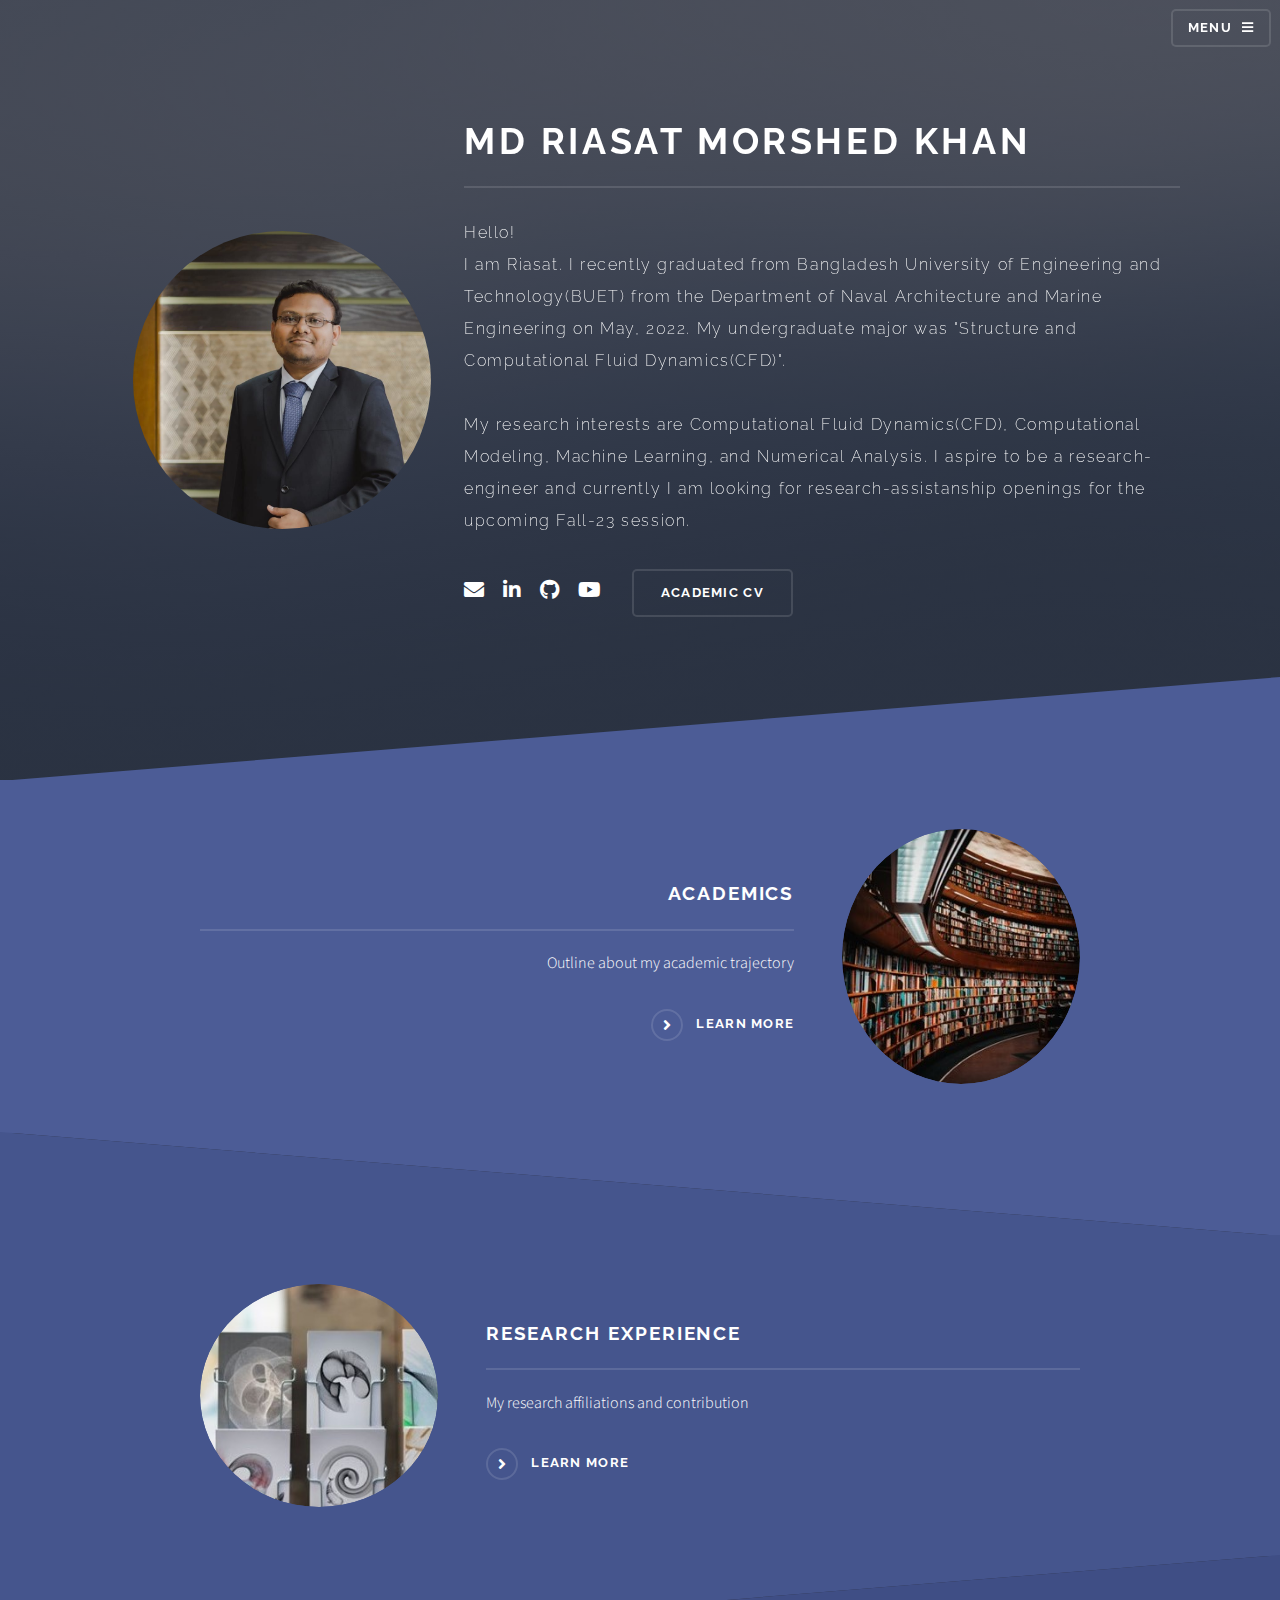
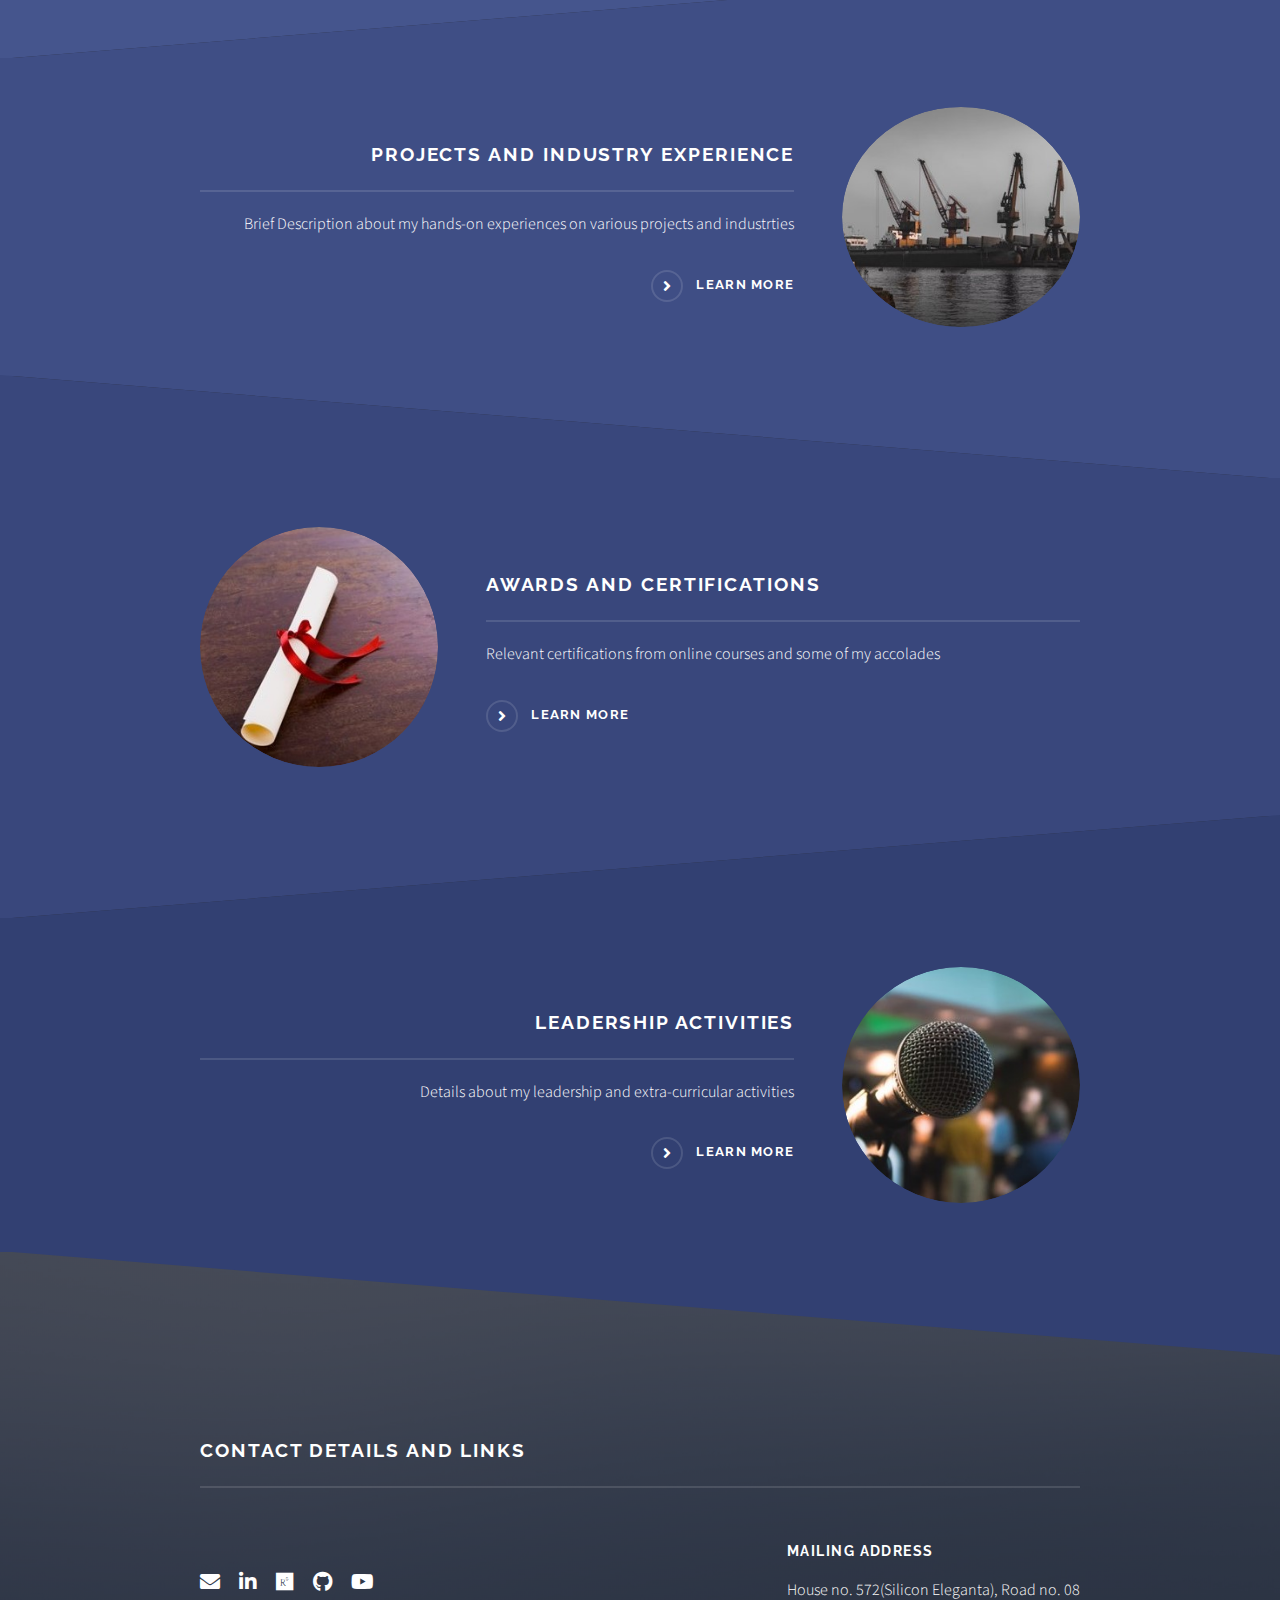
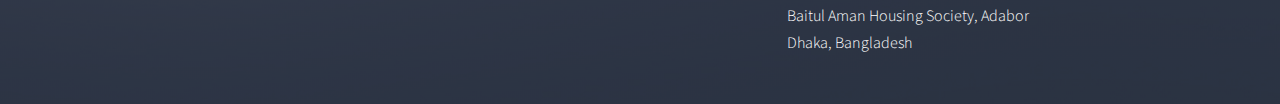
<file: index.html>
<!DOCTYPE HTML>
<!--
	Solid State by HTML5 UP
	html5up.net | @ajlkn
	Free for personal and commercial use under the CCA 3.0 license (html5up.net/license)
-->
<html>
	<head>
		<title>Md Riasat Morshed Khan</title>
		<meta charset="utf-8" />
		<meta name="viewport" content="width=device-width, initial-scale=1, user-scalable=no" />
		<link rel="stylesheet" href="assets/css/main.css" />
		<noscript><link rel="stylesheet" href="assets/css/noscript.css" /></noscript>
	</head>
	<body class="is-preload">

		<!-- Page Wrapper -->
			<div id="page-wrapper">

				<!-- Header -->
					<header id="header" class="alt">
						<h1><a href="index.html">Solid State</a></h1>
						<nav>
							<a href="#menu">Menu</a>
						</nav>
					</header>

				<!-- Menu -->
					<nav id="menu">
						<div class="inner">
							<h2>Menu</h2>
							<ul class="links">
								<li><a href="index.html" target="_blank">Home</a></li>
								<li><a href="Academics.html" target="_blank">Academics</a></li>
								<li><a href="Research.html">Research</a></li>
								<li><a href="Projects.html">Projects and Industry Experiences</a></li>
								<li><a href="Awards.html">Awards and Certifications</a></li>
								<li><a href="Leardership.html">Leadership activities</a></li>
								<!-- <li><a href="elements.html">Elements</a></li> -->
								<!-- <li><a href="#">Log In</a></li>
								<li><a href="#">Sign Up</a></li> -->
							</ul>
							<a href="#" class="close">Close</a>
						</div>
					</nav>

				<!-- Banner -->
					<section id="banner">
						<div class="inner hero">
							<img src="./assets/images/dp.jpg" alt="riasat" class="hero-img pc" />
							<div>
								<h2>Md Riasat Morshed Khan</h2>
								<div class="content">
								<img src="./assets/images/dp.jpg" alt="riasat" class="hero-img mobile" />
								<p>Hello!<br>
									I am Riasat. I recently graduated from Bangladesh University of Engineering and Technology(BUET) from the Department of Naval Architecture and Marine Engineering on May, 2022. My undergraduate major was "Structure and Computational Fluid Dynamics(CFD)".<br>
									<br>My research interests are Computational Fluid Dynamics(CFD), Computational Modeling, Machine Learning, and Numerical Analysis.
									I aspire to be a research-engineer and currently I am looking for research-assistanship openings for the upcoming Fall-23 session.</p>
								</div>
	
								<div class="">
									<ul class="icons">
										<li><a href="mailto:riasatmorshed@gmail.com" class="icon solid alt fa-envelope"><span class="label">Email</span></a></li>
										<li><a href="https://www.linkedin.com/in/riasatmorshed" class="icon brands alt fa-linkedin-in"><span class="label">LinkedIn</span></a></li>
										<li><a href="https://github.com/riasat047" class="icon brands alt fa-github"><span class="label">Github</span></a></li>
										<li><a href="https://www.youtube.com/channel/UCch3hdm-t8s-7vW6Z2Iwl9A" class="icon brands alt fa-youtube"><span class="label">Youtube</span></a></li>
										<li><a href="https://drive.google.com/file/d/1H8sqzzjOkYWsHMPm0uHzev6EnlOwBAfL/view?usp=sharing" class="button" style="margin-left: 12px">Academic CV</a></li>
									</ul>
								</div>
							</div>
						</div>
					</section>

				<!-- Wrapper -->
					<section id="wrapper">

						<!-- One -->
							<section id="one" class="wrapper spotlight style1">
								<div class="inner">
									<a href="#" class="image"><img src="images/academics.jpg" alt="" /></a>
									<div class="content">
										<h2 class="major">Academics</h2>
										<p>Outline about my academic trajectory</p>
										<a href="Academics.html" class="special" target="_blank">Learn more</a>
									</div>
								</div>
							</section>

						<!-- Two -->
							<section id="two" class="wrapper alt spotlight style2">
								<div class="inner">
									<a href="#" class="image"><img src="images/research.jpg" alt="" /></a>
									<div class="content">
										<h2 class="major">Research Experience</h2>
										<p>My research affiliations and contribution</p>
										<a href="Research.html" class="special" target="_blank">Learn more</a>
									</div>
								</div>
							</section>

						<!-- Three -->
							<section id="three" class="wrapper spotlight style3">
								<div class="inner">
									<a href="#" class="image"><img src="images/projects.jpg" alt="" /></a>
									<div class="content">
										<h2 class="major">Projects and Industry Experience</h2>
										<p>Brief Description about my hands-on experiences on various projects and industrties</p>
										<a href="Projects.html" class="special" target="_blank">Learn more</a>
									</div>
								</div>
							</section>

						<!-- Four -->
							<section id="four" class="wrapper alt spotlight style4">
								<div class="inner">
									<a href="#" class="image"><img src="images/awards.jpg" alt="" /></a>
									<div class="content">
										<h2 class="major">Awards and Certifications</h2>
										<p>Relevant certifications from online courses and some of my accolades </p>
										<a href="Awards.html" class="special" target="_blank">Learn more</a>
									</div>
								</div>
							</section>
						<!-- Five -->
						<section id="five" class="wrapper spotlight style5">
							<div class="inner">
								<a href="#" class="image"><img src="images/extra curricular.jpg" alt="" /></a>
								<div class="content">
									<h2 class="major">Leadership activities</h2>
									<p>Details about my leadership and extra-curricular activities</p>
									<a href="Leardership.html" class="special" target="_blank">Learn more</a>
								</div>
							</div>
						</section>
						<!-- six -->
							<!-- <section id="six" class="wrapper alt style5">
								<div class="inner">
									<h2 class="major">Jotting Down My Ideas</h2>
									<p>This showcases the blogs pertaining to my research and/or academic interests. The main idea is to keep track of my ideas and takes on issues/topics that I found worth noting down.</p>
									<section class="features">
										<article>
											<a href="#" class="image"><img src="images/pic04.jpg" alt="" /></a>
											<h3 class="major">Sed feugiat lorem</h3>
											<p>Lorem ipsum dolor sit amet, consectetur adipiscing vehicula id nulla dignissim dapibus ultrices.</p>
											<a href="#" class="special">Learn more</a>
										</article>
										<article>
											<a href="#" class="image"><img src="images/pic05.jpg" alt="" /></a>
											<h3 class="major">Nisl placerat</h3>
											<p>Lorem ipsum dolor sit amet, consectetur adipiscing vehicula id nulla dignissim dapibus ultrices.</p>
											<a href="#" class="special">Learn more</a>
										</article>
										<article>
											<a href="#" class="image"><img src="images/pic06.jpg" alt="" /></a>
											<h3 class="major">Ante fermentum</h3>
											<p>Lorem ipsum dolor sit amet, consectetur adipiscing vehicula id nulla dignissim dapibus ultrices.</p>
											<a href="#" class="special">Learn more</a>
										</article>
										<article>
											<a href="#" class="image"><img src="images/pic07.jpg" alt="" /></a>
											<h3 class="major">Fusce consequat</h3>
											<p>Lorem ipsum dolor sit amet, consectetur adipiscing vehicula id nulla dignissim dapibus ultrices.</p>
											<a href="#" class="special">Learn more</a>
										</article>
									</section>
									<ul class="actions">
										<li><a href="#" class="button">Browse All</a></li>
									</ul>
								</div>
							</section>

					</section> -->
					

			<!-- Footer -->
			<footer id="footer">
				<div class="inner">	
					<h2 class="major">Contact Details and Links</h2>		
					<p> </p>
					<div class="contact-footer">
						<ul class="icons">
							<li><a href="mailto:riasatmorshed@gmail.com" class="icon solid alt fa-envelope"><span class="label">Email</span></a></li>
							<li><a href="https://www.linkedin.com/in/riasatmorshed" class="icon brands alt fa-linkedin-in"><span class="label">LinkedIn</span></a></li>
							<li><a href="https://www.researchgate.net/profile/Md-Riasat-Khan" class="icon brands alt fa-researchgate"><span class="label">Researchgate</span></a></li>
							<li><a href="https://github.com/riasat047" class="icon brands alt fa-github"><span class="label">Github</span></a></li>
							<li><a href="https://www.youtube.com/channel/UCch3hdm-t8s-7vW6Z2Iwl9A" class="icon brands alt fa-youtube"><span class="label">Youtube</span></a></li>
						</ul>
						<div>
							<h3>Mailing Address</h3>
							<div>House no. 572(Silicon Eleganta), Road no. 08</div>
							<div>Baitul Aman Housing Society, Adabor</div>
							<div>Dhaka, Bangladesh</div>
						</div>
					</div>
				</div>
			</footer>

	</div>

		<!-- Scripts -->
			<script src="assets/js/jquery.min.js"></script>
			<script src="assets/js/jquery.scrollex.min.js"></script>
			<script src="assets/js/browser.min.js"></script>
			<script src="assets/js/breakpoints.min.js"></script>
			<script src="assets/js/util.js"></script>
			<script src="assets/js/main.js"></script>

	</body>
</html>
</file>
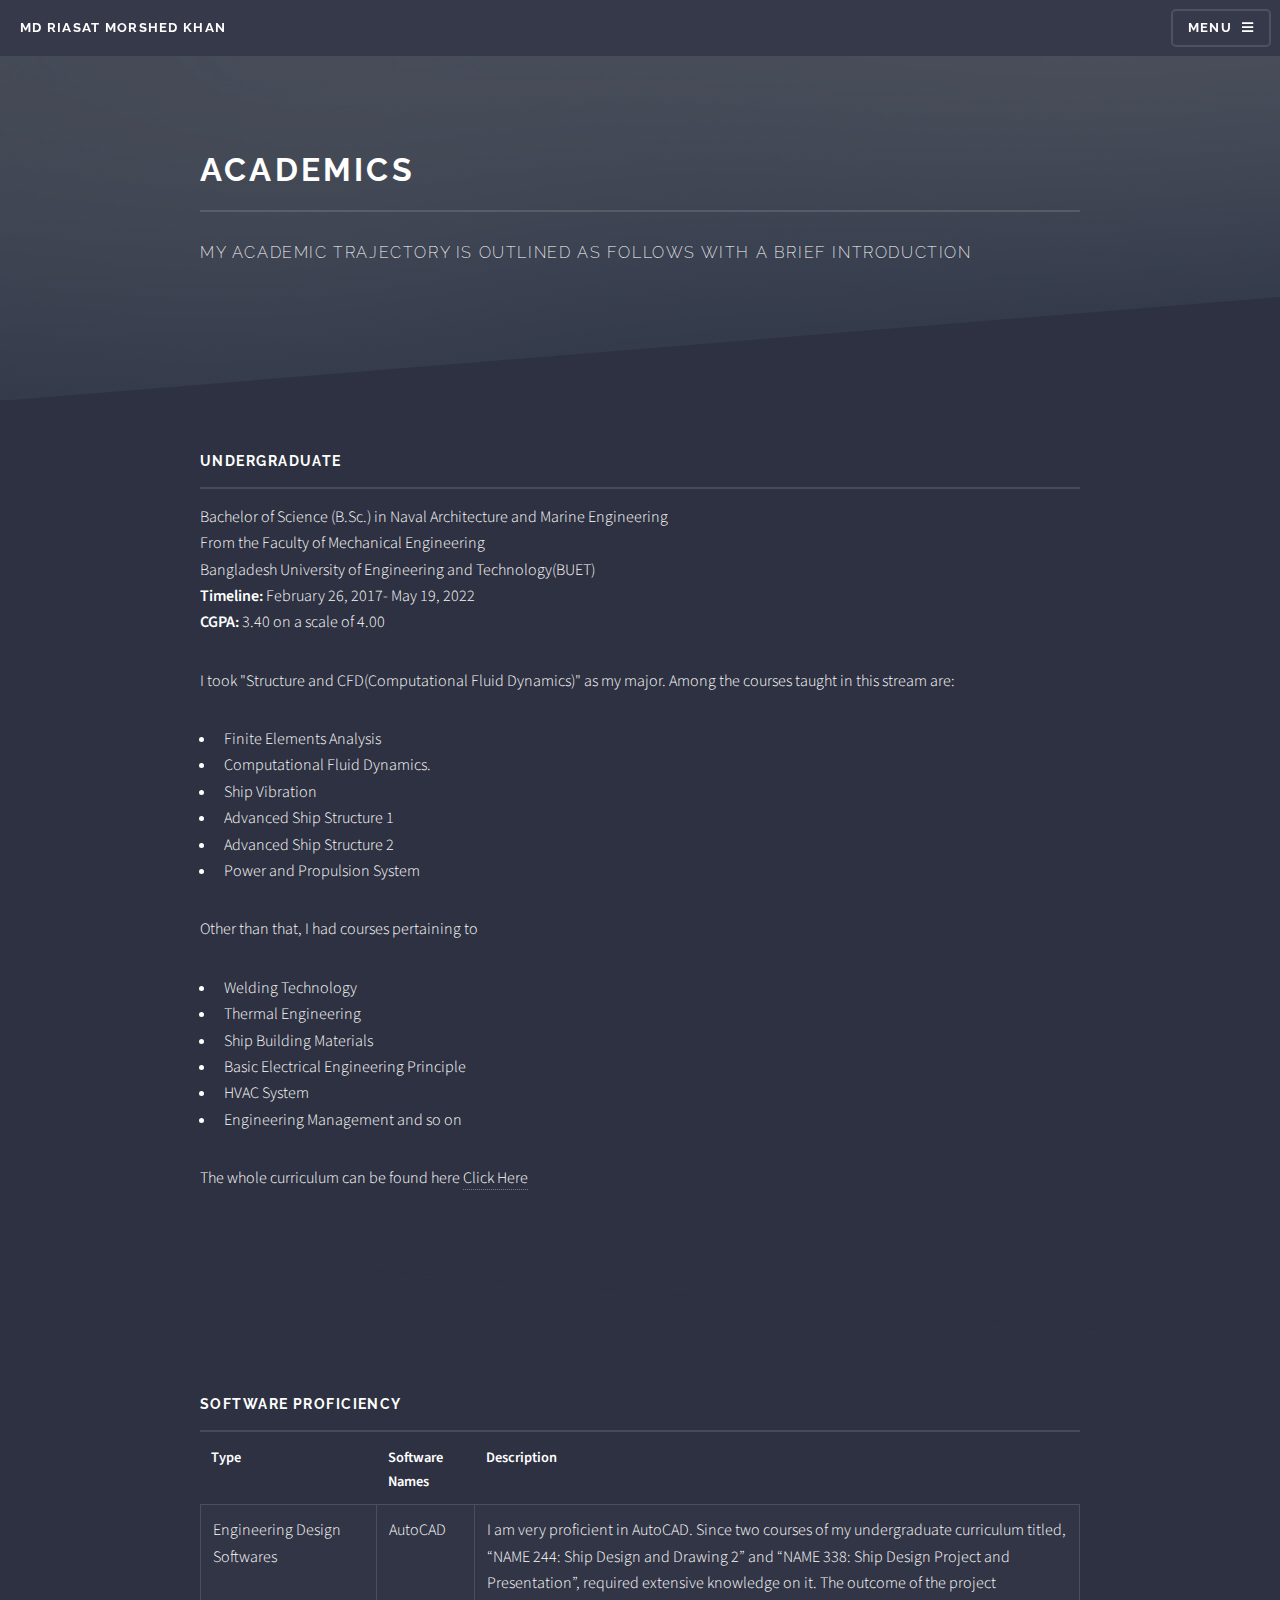
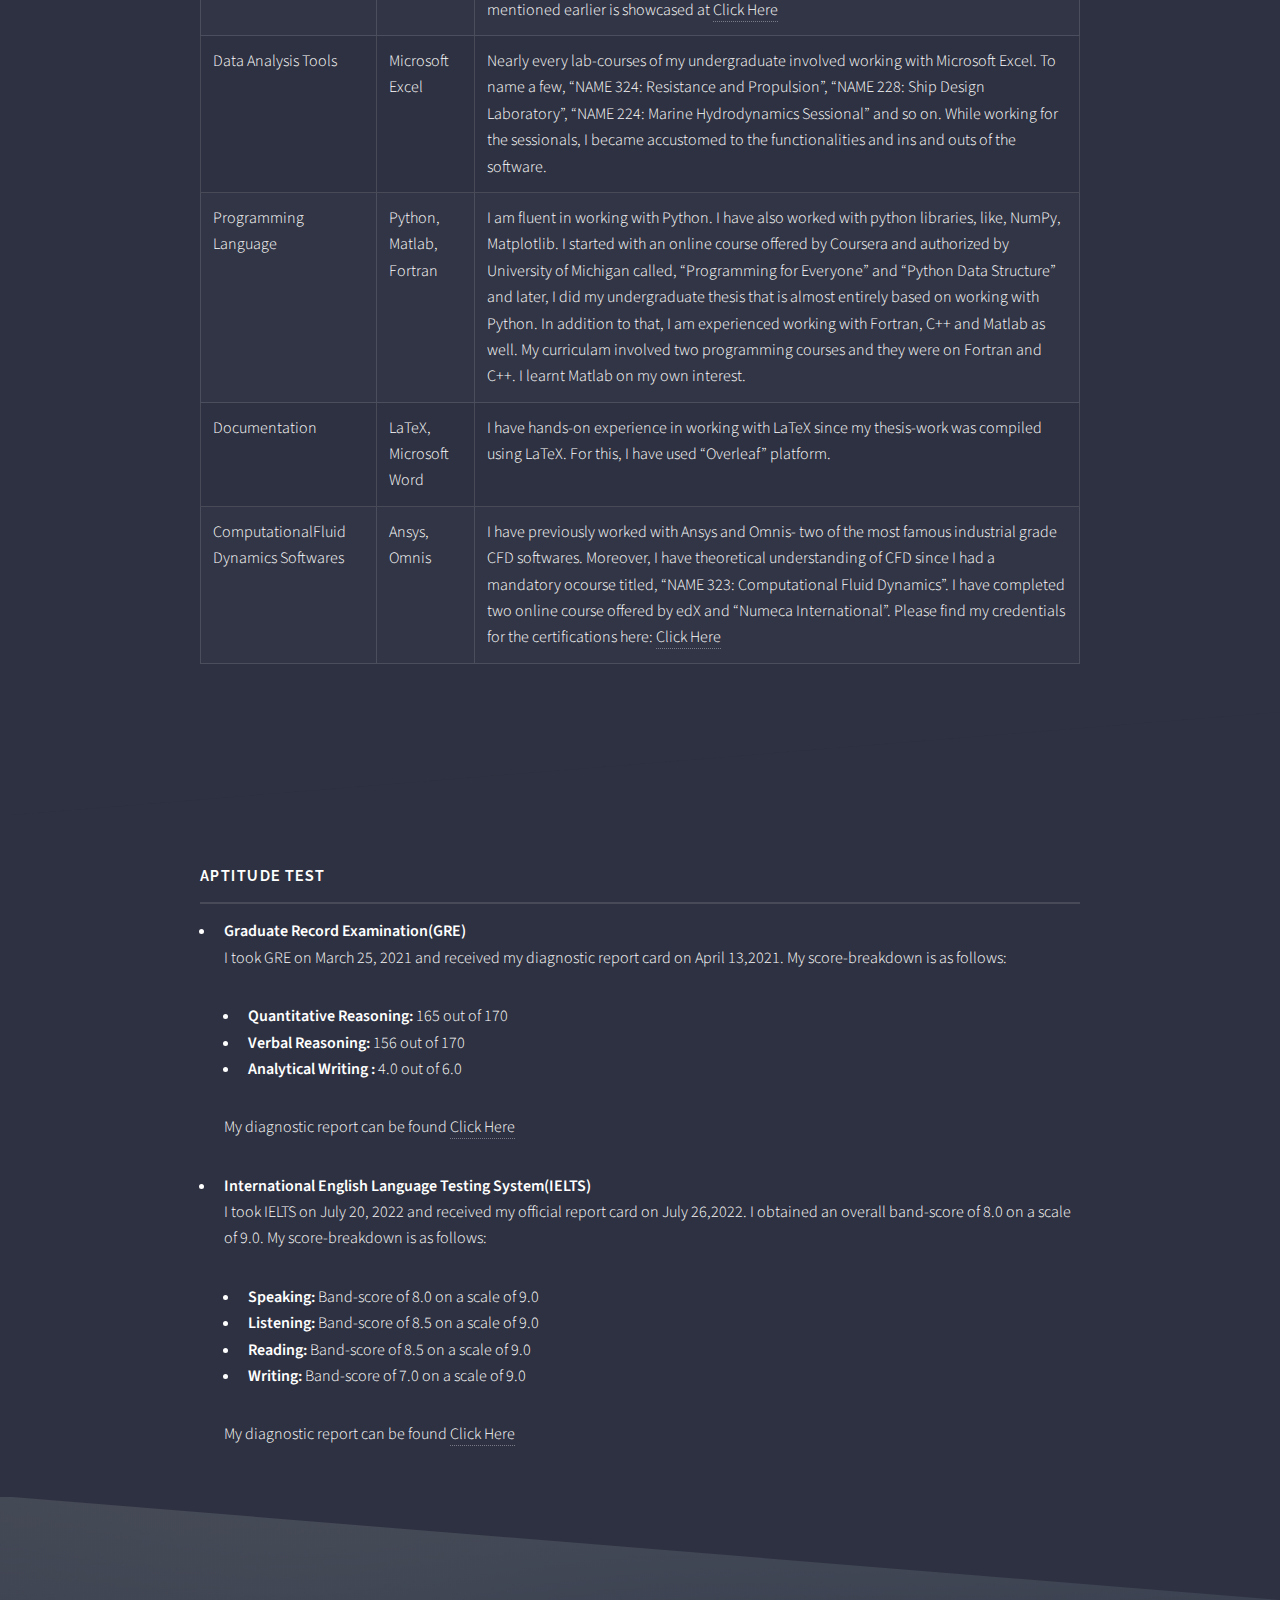
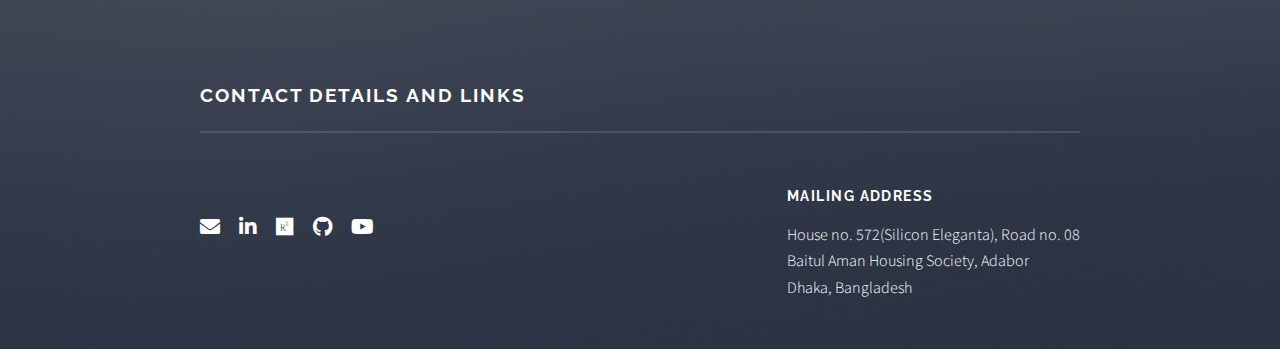
<file: Academics.html>
<!DOCTYPE HTML>
<!--
	Solid State by HTML5 UP
	html5up.net | @ajlkn
	Free for personal and commercial use under the CCA 3.0 license (html5up.net/license)
-->
<html>
	<head>
		<title>Academics</title>
		<meta charset="utf-8" />
		<meta name="viewport" content="width=device-width, initial-scale=1, user-scalable=no" />
		<link rel="stylesheet" href="assets/css/main.css" />
		<noscript><link rel="stylesheet" href="assets/css/noscript.css" /></noscript>
	</head>
	<body class="is-preload">

		<!-- Page Wrapper -->
			<div id="page-wrapper">

				<!-- Header -->
					<header id="header">
						<h1><a href="index.html">Md Riasat Morshed Khan</a></h1>
						<nav>
							<a href="#menu">Menu</a>
						</nav>
					</header>

				<!-- Menu -->
					<nav id="menu">
						<div class="inner">
							<h2>Menu</h2>
							<ul class="links">
								<li><a href="index.html">Home</a></li>
								<li><a href="Academics.html">Academics</a></li>
								<li><a href="Research.html">Research</a></li>
								<li><a href="Projects.html">Projects and Industry Experiences</a></li>
								<li><a href="Awards.html">Awards and Certifications</a></li>
								<li><a href="Leardership.html">Leadership activities</a></li>
								<li><a href="elements.html">Elements</a></li>
								<!-- <li><a href="#">Log In</a></li>
								<li><a href="#">Sign Up</a></li> -->
							</ul>
							<a href="#" class="close">Close</a>
						</div>
					</nav>

				<!-- Wrapper -->
					<section id="wrapper">
						<header>
							<div class="inner">
								<h2>Academics</h2>
								<p>My academic trajectory is outlined as follows with a brief introduction</p>
							</div>
						</header>

						<!-- Content -->
							<div class="wrapper">
								<div class="inner" padding-left: 75px>
									<h3 class="major">Undergraduate</h3>
									<p>Bachelor of Science (B.Sc.) in Naval Architecture and Marine Engineering <br>From the Faculty of Mechanical Engineering<br>Bangladesh University of Engineering and Technology(BUET)<br>
										<b>Timeline:</b> February 26, 2017- May 19, 2022<br><b>CGPA:</b> 3.40 on a scale of 4.00 </p>
									<p>I took "Structure and CFD(Computational Fluid Dynamics)" as my major. Among the courses taught in this stream are: </p>
										<ul>
											<!-- <style> li {text-align: center;}</style> -->
											<li>Finite Elements Analysis</li>
											<li>Computational Fluid Dynamics.</li>
											<li>Ship Vibration</li>
											<li>Advanced Ship Structure 1</li>
											<li>Advanced Ship Structure 2</li>
											<li>Power and Propulsion System</li>
										</ul>
									<p>Other than that, I had courses pertaining to </p>
									<ul>
										<li>Welding Technology</li>
										<li>Thermal Engineering</li>
										<li>Ship Building Materials</li>
										<li>Basic Electrical Engineering Principle</li>
										<li>HVAC System</li>
										<li>Engineering Management and so on</li>
									</ul>											
									<p>The whole curriculum can be found here <a href="https://drive.google.com/file/d/1CbMjx5f5eGaaJ-WcpQcLLWFpJ_el3aZa/view?usp=sharing" target="_blank">Click Here</a></p>
								</div>
							</div>
							
						<!-- Content -->
						<div class="wrapper alt">
							<div class="inner">

								<h3 class="major">Software Proficiency</h3>
								<section>
									<div class="table-wrapper">
										<table class="alt">
											<thead>
												<tr>
													<th>Type</th>
													<th>Software Names</th>
													<th>Description</th>
												</tr>
											</thead>
											<tbody>
												<tr>
													<td>Engineering Design Softwares</td>
													<td>AutoCAD</td>
													<td>I am very proficient in AutoCAD. Since two courses of my undergraduate curriculum titled, “NAME 244: Ship Design and Drawing 2” and “NAME 338: Ship Design Project and Presentation”, required extensive knowledge on it. The outcome of the project mentioned earlier is showcased at <a href="https://github.com/riasat047/name_338_project" target="_blank">Click Here</a>  </td>
												</tr>
												<tr>
													<td>Data Analysis Tools</td>
													<td>Microsoft Excel</td>
													<td>Nearly every lab-courses of my undergraduate involved working with Microsoft Excel. To name a few, “NAME 324: Resistance and Propulsion”, “NAME 228: Ship Design Laboratory”, “NAME 224: Marine Hydrodynamics Sessional” and so on. While working for the sessionals, I became accustomed to the functionalities and ins and outs of the software. </td>
												</tr>
												<tr>
													<td>Programming Language</td>
													<td> Python, Matlab, Fortran</td>
													<td>I am fluent in working with Python. I have also worked with python libraries, like, NumPy, Matplotlib. I started with an online course offered by Coursera and authorized by University of Michigan called, “Programming for Everyone” and “Python Data Structure” and later, I did my undergraduate thesis that is almost entirely based on working with Python. 
														In addition to that, I am experienced working with Fortran, C++ and Matlab as well. My curriculam involved two programming courses and they were on Fortran and C++. I learnt Matlab on my own interest.  
														 </td>
												</tr>
												<tr>
													<td>Documentation</td>
													<td>LaTeX, Microsoft Word</td>
													<td>I have hands-on experience in working with LaTeX since my thesis-work was compiled using LaTeX. For this, I have used “Overleaf” platform. </td>
												</tr>
												<tr>
													<td>ComputationalFluid Dynamics Softwares</td>
													<td>Ansys, Omnis</td>
													<td>I have previously worked with Ansys and Omnis- two of the most famous industrial grade CFD softwares. Moreover, I have theoretical understanding of CFD since I had a mandatory ocourse titled, “NAME 323: Computational Fluid Dynamics”. I have completed two online course offered by edX and “Numeca International”. Please find my credentials for the certifications here: <a href="Awards.html" target="_blank">Click Here</a></td>
												</tr>
											</tbody>
										</table>
									</div>
								</section>
							</div>
						</div>								
					</section>
					<div class="wrapper">
						<div class="inner">

							<h3 class="major">Aptitude Test</h3>
							<ul>
								<li><b> Graduate Record Examination(GRE)</b>
									<p>I took GRE on March 25, 2021 and received my diagnostic report card on April 13,2021. My score-breakdown is as follows:<br>
									<ul>
										<li> <b> Quantitative Reasoning: </b> 165 out of 170 </li>
										<li> <b> Verbal Reasoning: </b> 156 out of 170</li>
										<li> <b> Analytical Writing : </b>4.0 out of 6.0 </li>
									</ul>
									My diagnostic report can be found <a href="https://drive.google.com/file/d/1-KcQt5P-c5NjjUaXXmc0AudpXSPa2rkx/view?usp=sharing" target="_blank">Click Here</a>
									</p></li>
									<li><b> International English Language Testing System(IELTS)</b>
										<p>I took IELTS on July 20, 2022 and received my official report card on July 26,2022. I obtained an overall band-score of 8.0 on a scale of 9.0. My score-breakdown is as follows:<br>
										<ul>
											<li> <b> Speaking: </b> Band-score of 8.0 on a scale of 9.0 </li>
											<li> <b> Listening: </b> Band-score of 8.5 on a scale of 9.0</li>
											<li> <b> Reading: </b>Band-score of 8.5 on a scale of 9.0</li>
											<li> <b> Writing: </b>Band-score of 7.0 on a scale of 9.0</li>
										</ul>
										My diagnostic report can be found <a href="https://drive.google.com/file/d/1GEAEnt7lP3AlNVicTgEtrRYptDRP57Al/view?usp=sharing" target="_blank">Click Here</a>
										</p></li> 
							
						</div>
					</div>
			<!-- Footer -->
			<footer id="footer">
				<div class="inner">	
					<h2 class="major">Contact Details and Links</h2>		
					<p> </p>
					<div class="contact-footer">
						<ul class="icons">
							<li><a href="mailto:riasatmorshed@gmail.com" class="icon solid alt fa-envelope"><span class="label">Email</span></a></li>
							<li><a href="https://www.linkedin.com/in/riasatmorshed" class="icon brands alt fa-linkedin-in"><span class="label">LinkedIn</span></a></li>
							<li><a href="https://www.researchgate.net/profile/Md-Riasat-Khan" class="icon brands alt fa-researchgate"><span class="label">Researchgate</span></a></li>
							<li><a href="https://github.com/riasat047" class="icon brands alt fa-github"><span class="label">Github</span></a></li>
							<li><a href="https://www.youtube.com/channel/UCch3hdm-t8s-7vW6Z2Iwl9A" class="icon brands alt fa-youtube"><span class="label">Youtube</span></a></li>
						</ul>
						<div>
							<h3>Mailing Address</h3>
							<div>House no. 572(Silicon Eleganta), Road no. 08</div>
							<div>Baitul Aman Housing Society, Adabor</div>
							<div>Dhaka, Bangladesh</div>
						</div>
					</div>
				</div>
			</footer>
			</div>

		<!-- Scripts -->
			<script src="assets/js/jquery.min.js"></script>
			<script src="assets/js/jquery.scrollex.min.js"></script>
			<script src="assets/js/browser.min.js"></script>
			<script src="assets/js/breakpoints.min.js"></script>
			<script src="assets/js/util.js"></script>
			<script src="assets/js/main.js"></script>

	</body>
</html>
</file>
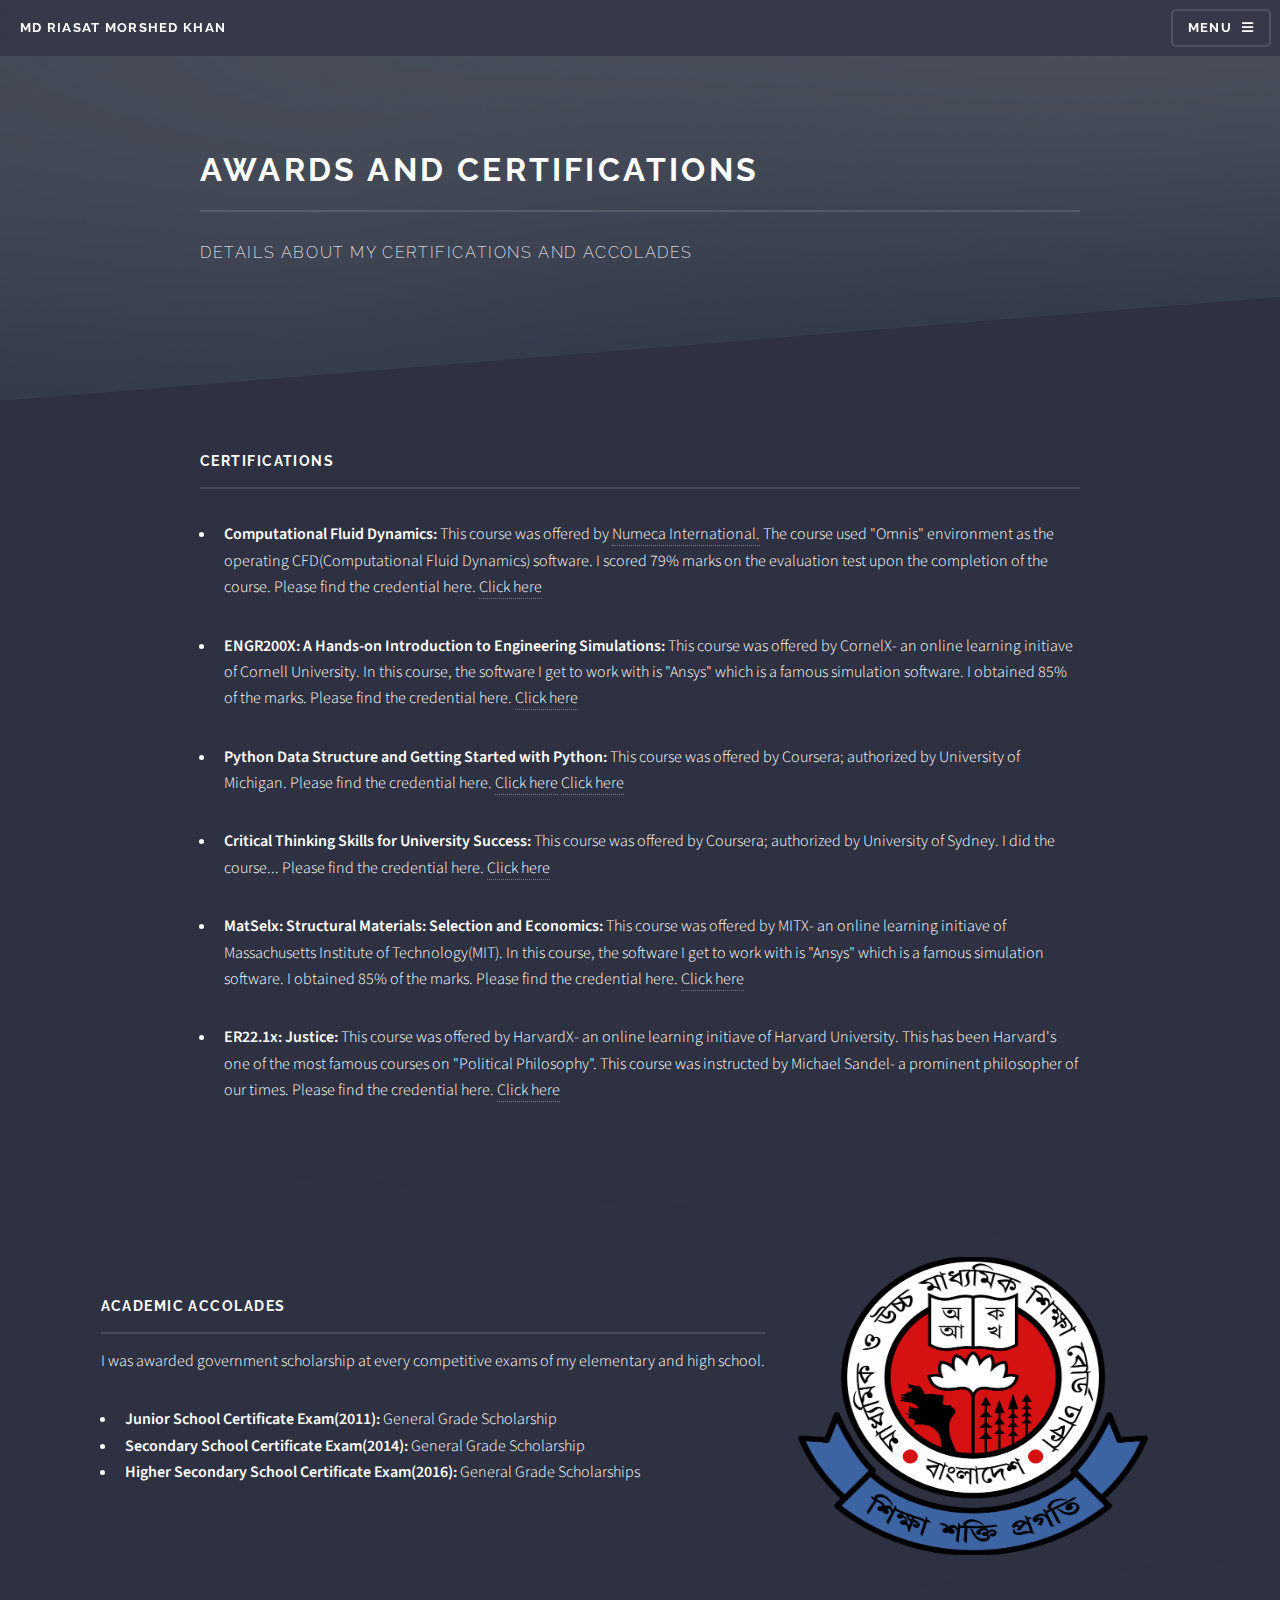
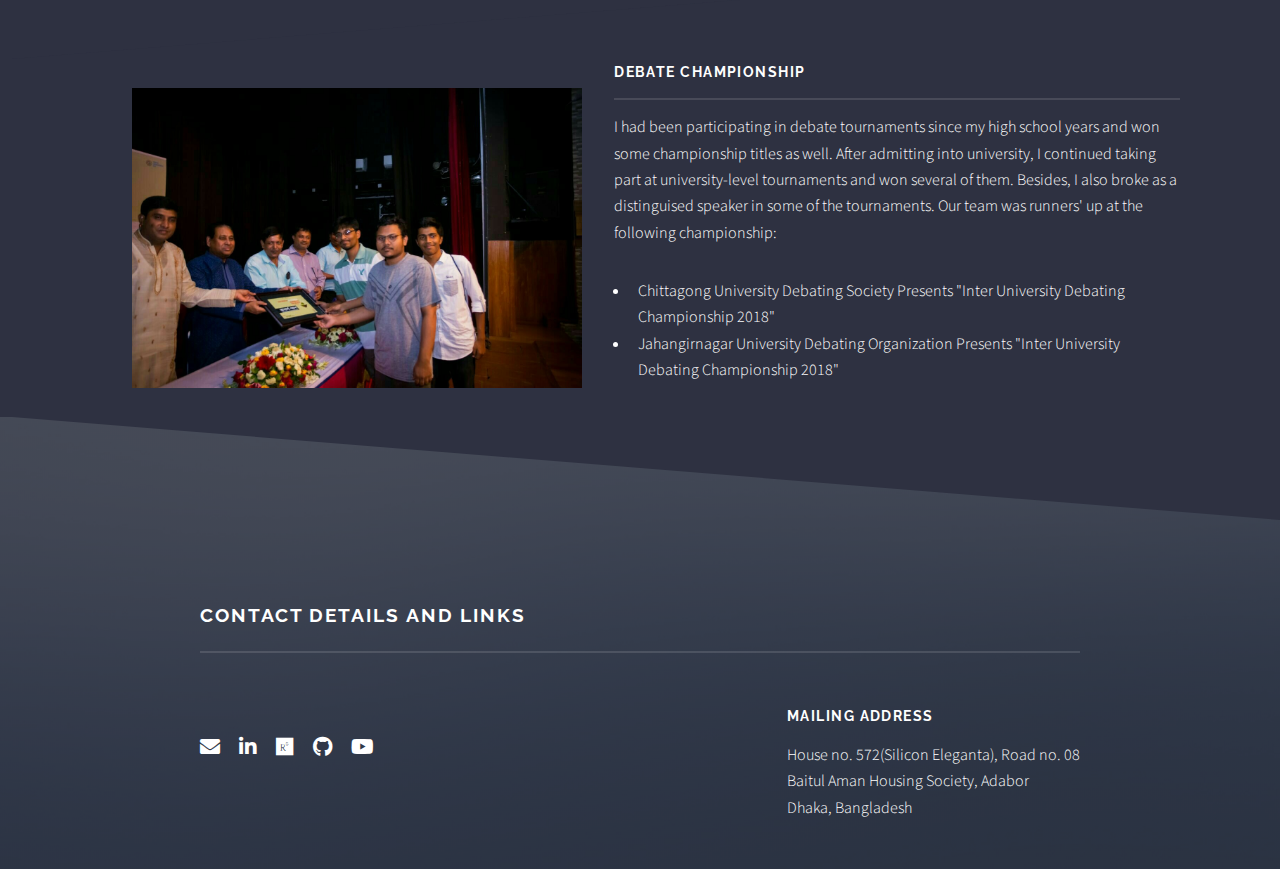
<file: Awards.html>
<!DOCTYPE HTML>
<!--
	Solid State by HTML5 UP
	html5up.net | @ajlkn
	Free for personal and commercial use under the CCA 3.0 license (html5up.net/license)
-->
<html>
	<head>
		<title>Awards and Certifications</title>
		<meta charset="utf-8" />
		<meta name="viewport" content="width=device-width, initial-scale=1, user-scalable=no" />
		<link rel="stylesheet" href="assets/css/main.css" />
		<noscript><link rel="stylesheet" href="assets/css/noscript.css" /></noscript>
	</head>
	<body class="is-preload">

		<!-- Page Wrapper -->
			<div id="page-wrapper">

				<!-- Header -->
					<header id="header">
						<h1><a href="index.html">Md Riasat Morshed Khan</a></h1>
						<nav>
							<a href="#menu">Menu</a>
						</nav>
					</header>

				<!-- Menu -->
					<nav id="menu">
						<div class="inner">
							<h2>Menu</h2>
							<ul class="links">
								<li><a href="index.html">Home</a></li>
								<li><a href="Academics.html">Academics</a></li>
								<li><a href="Research.html">Research</a></li>
								<li><a href="Projects.html">Projects and Industry Experiences</a></li>
								<li><a href="Awards.html">Awards and Certifications</a></li>
								<li><a href="Leardership.html">Leadership activities</a></li>
								<!-- <li><a href="elements.html">Elements</a></li> -->
								<!-- <li><a href="#">Log In</a></li>
								<li><a href="#">Sign Up</a></li> -->
							</ul>
							<a href="#" class="close">Close</a>
						</div>
					</nav>

				<!-- Wrapper -->
					<section id="wrapper">
						<header>
							<div class="inner style=padding-left: 60px;">
								<h2> Awards and Certifications </h2>
								<p>Details about my certifications and accolades</p>
							</div>
						</header>

						<!-- Content -->
							<div class="wrapper">
								<div class="inner">

									<h3 class="major">Certifications</h3>
									<p></p>
									<ul>
										<p>
										<li><b>Computational Fluid Dynamics: </b> This course was offered by <a href="https://www.numeca.com/home" target="_blank">Numeca International.</a>
											The course used "Omnis" environment as the operating CFD(Computational Fluid Dynamics) software. I scored 79% marks on the evaluation test upon the completion of the course.
											Please find the credential here. <a href="https://drive.google.com/file/d/1S0Wngfr8rvICslzcG1Pd5uaNEKXqTm-Z/view" target="_blank"> Click here</a></p></li>
										<li><b>ENGR200X: A Hands-on Introduction to Engineering Simulations: </b> This course was offered by CornelX- an online learning initiave of Cornell University. In this course, the 
											software I get to work with is "Ansys"  which is a famous simulation software. I obtained 85% of the marks. Please find the credential here. <a href="https://courses.edx.org/certificates/f5d4473c6c0e4daa9078c231738e1e44" target="_blank"> Click here</a></p></li>
										<li><b>Python Data Structure and Getting Started with Python: </b> This course was offered by Coursera; authorized by University of Michigan. Please find the credential here. <a href="https://www.coursera.org/account/accomplishments/verify/S8VAC38VVZCB?utm_campaign=sharing_cta&utm_content=cert_image&utm_medium=certificate&utm_product=course&utm_source=link" target="_blank"> Click here</a>
											<a href="https://www.coursera.org/account/accomplishments/verify/S8VAC38VVZCB?utm_campaign=sharing_cta&utm_content=cert_image&utm_medium=certificate&utm_product=course&utm_source=link" target="_blank"> Click here</a></p>
										<li><b>Critical Thinking Skills for University Success: </b> This course was offered by Coursera; authorized by University of Sydney. I did the course... Please find the 
											credential here. <a href="https://www.coursera.org/account/accomplishments/verify/S6YVWWESRKRF?utm_campaign=sharing_cta&utm_content=cert_image&utm_medium=certificate&utm_product=course&utm_source=link" target="_blank"> Click here</a></p></li>
										</p></li>
										<li><b>MatSelx: Structural Materials: Selection and Economics: </b> This course was offered by MITX- an online learning initiave of Massachusetts Institute of Technology(MIT). In this course, the 
											software I get to work with is "Ansys"  which is a famous simulation software. I obtained 85% of the marks. Please find the credential here. <a href="https://courses.edx.org/certificates/5bb510ea19c346b883567452f2c74af5" target="_blank"> Click here</a></p></li>
										<li><b> ER22.1x: Justice: </b> This course was offered by HarvardX- an online learning initiave of Harvard University. This has been Harvard's one of the most famous courses on "Political Philosophy".
											This course was instructed by Michael Sandel- a prominent philosopher of our times. Please find the credential here. <a href="https://courses.edx.org/certificates/d5f5a53d7da34d33ab7b41dc29f8323e" target="_blank"> Click here</a></p></li>
									</ul>
								</div>
							</div>
							<div class="wrapper alt">
								<div class="img-p-alt">
									<img src="./assets/images/Board_of_Intermediate_and_Secondary_Education_Dhaka_Monogram.png" alt="industry" class="industry-img" style="height: 300px; width: 350px;" />
									<div>
								
										<h3 class="major">Academic Accolades</h3>
										<p>I was awarded government scholarship at every competitive exams of my elementary and high school.
											<ul>
												<li> <b> Junior School Certificate Exam(2011): </b> General Grade Scholarship</li>
												<li> <b> Secondary School Certificate Exam(2014): </b> General Grade Scholarship</li>
												<li> <b> Higher Secondary School Certificate Exam(2016): </b> General Grade Scholarships</li>
											</ul>  
										</p>
									</div>
									
								</div>
								
							</div>
							<div class="wrapper">
								<div class="img-p">
									<img src="./assets/images/debate1.jpg" alt="industry" class="industry-img" style="height: 300px; width: 600px;" />
									<div>
								
										<h3 class="major">Debate Championship</h3>
										<p>I had been participating in debate tournaments since my high school years and won some championship titles as well. After admitting into university, I continued taking part at university-level tournaments and won several of them. Besides, I also broke as a distinguised speaker in some of the tournaments. 
											Our team was runners' up at the following championship: 
											<ul>
												<li> Chittagong University Debating Society Presents "Inter University Debating Championship 2018"</li>
												<li> Jahangirnagar University Debating Organization Presents "Inter University Debating Championship 2018"</li>
											</ul>
										</p>
									</div>
									
								</div>
								
							</div>
						
			<!-- Footer -->
			<footer id="footer">
				<div class="inner">	
					<h2 class="major">Contact Details and Links</h2>		
					<p> </p>
					<div class="contact-footer">
						<ul class="icons">
							<li><a href="mailto:riasatmorshed@gmail.com" class="icon solid alt fa-envelope"><span class="label">Email</span></a></li>
							<li><a href="https://www.linkedin.com/in/riasatmorshed" class="icon brands alt fa-linkedin-in"><span class="label">LinkedIn</span></a></li>
							<li><a href="https://www.researchgate.net/profile/Md-Riasat-Khan" class="icon brands alt fa-researchgate"><span class="label">Researchgate</span></a></li>
							<li><a href="https://github.com/riasat047" class="icon brands alt fa-github"><span class="label">Github</span></a></li>
							<li><a href="https://www.youtube.com/channel/UCch3hdm-t8s-7vW6Z2Iwl9A" class="icon brands alt fa-youtube"><span class="label">Youtube</span></a></li>
						</ul>
						<div>
							<h3>Mailing Address</h3>
							<div>House no. 572(Silicon Eleganta), Road no. 08</div>
							<div>Baitul Aman Housing Society, Adabor</div>
							<div>Dhaka, Bangladesh</div>
						</div>
					</div>
				</div>
			</footer>
			</div>

		<!-- Scripts -->
			<script src="assets/js/jquery.min.js"></script>
			<script src="assets/js/jquery.scrollex.min.js"></script>
			<script src="assets/js/browser.min.js"></script>
			<script src="assets/js/breakpoints.min.js"></script>
			<script src="assets/js/util.js"></script>
			<script src="assets/js/main.js"></script>

	</body>
</html>
</file>
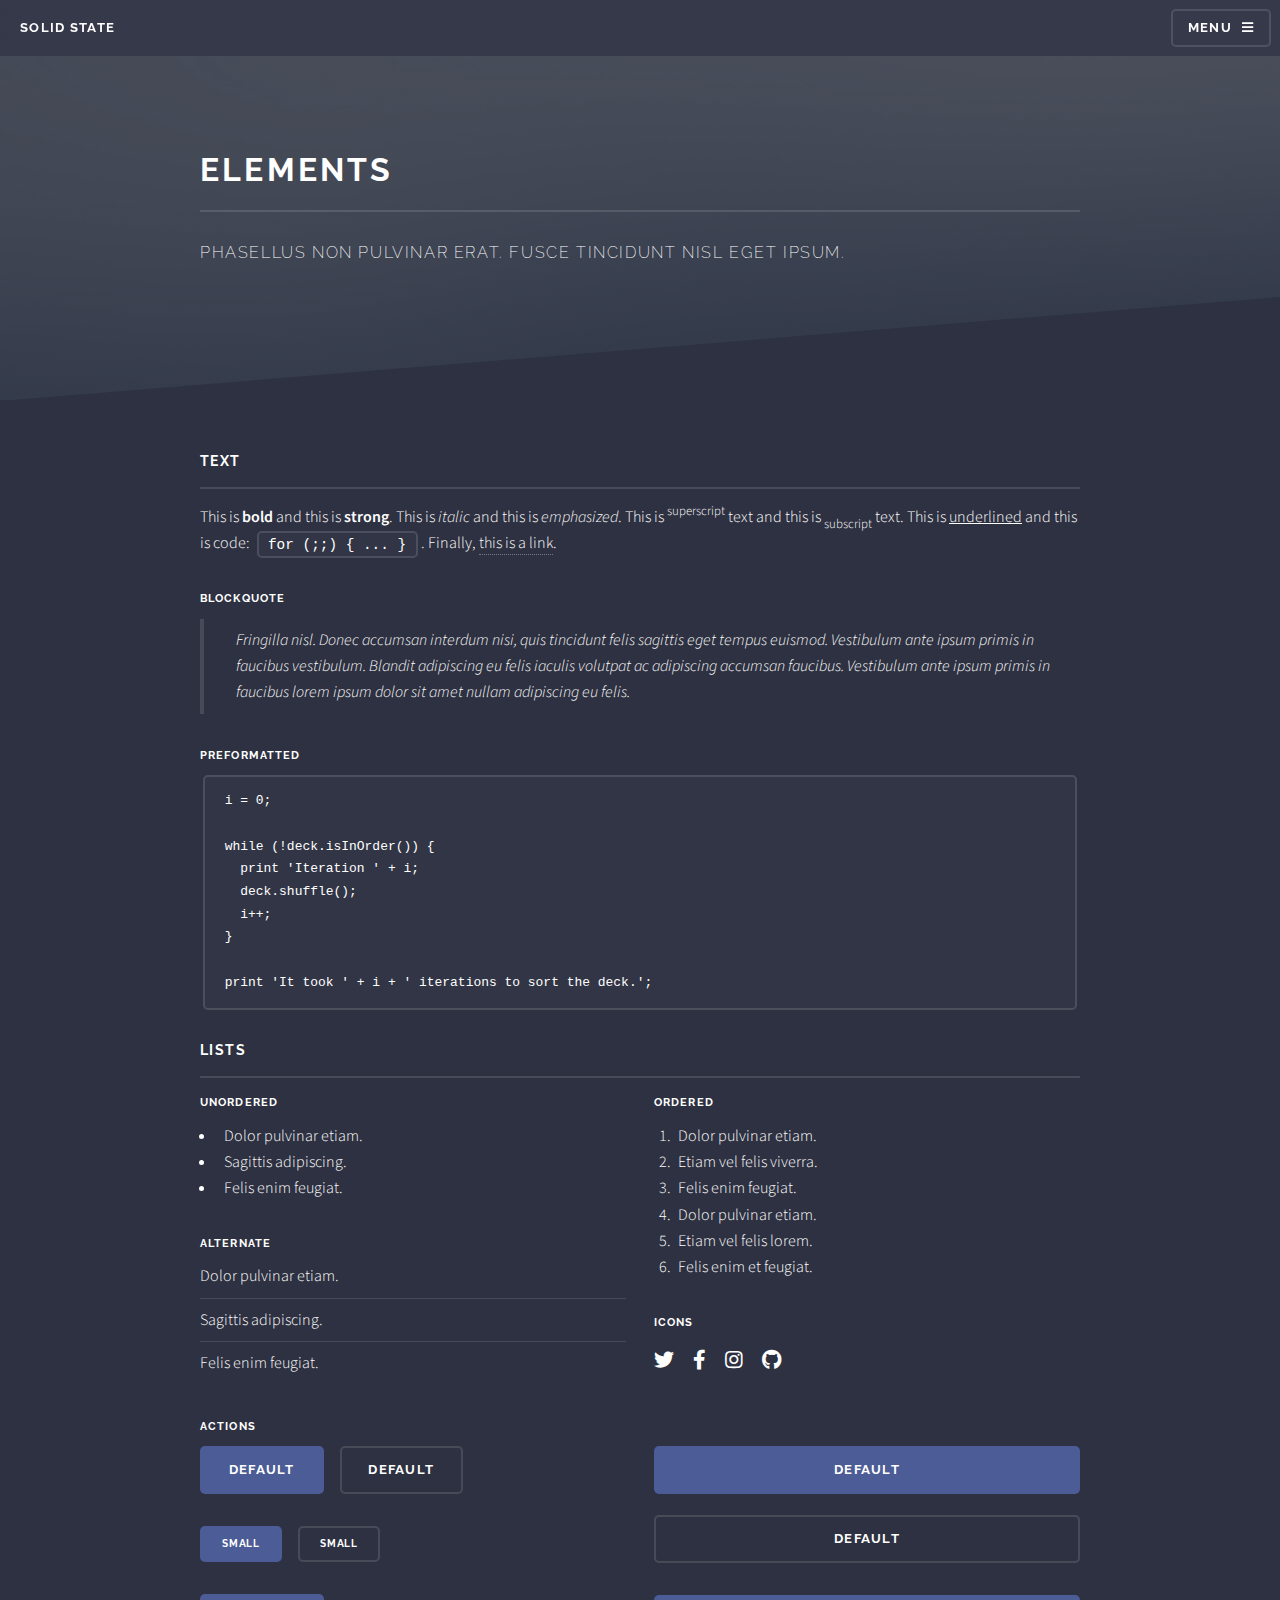
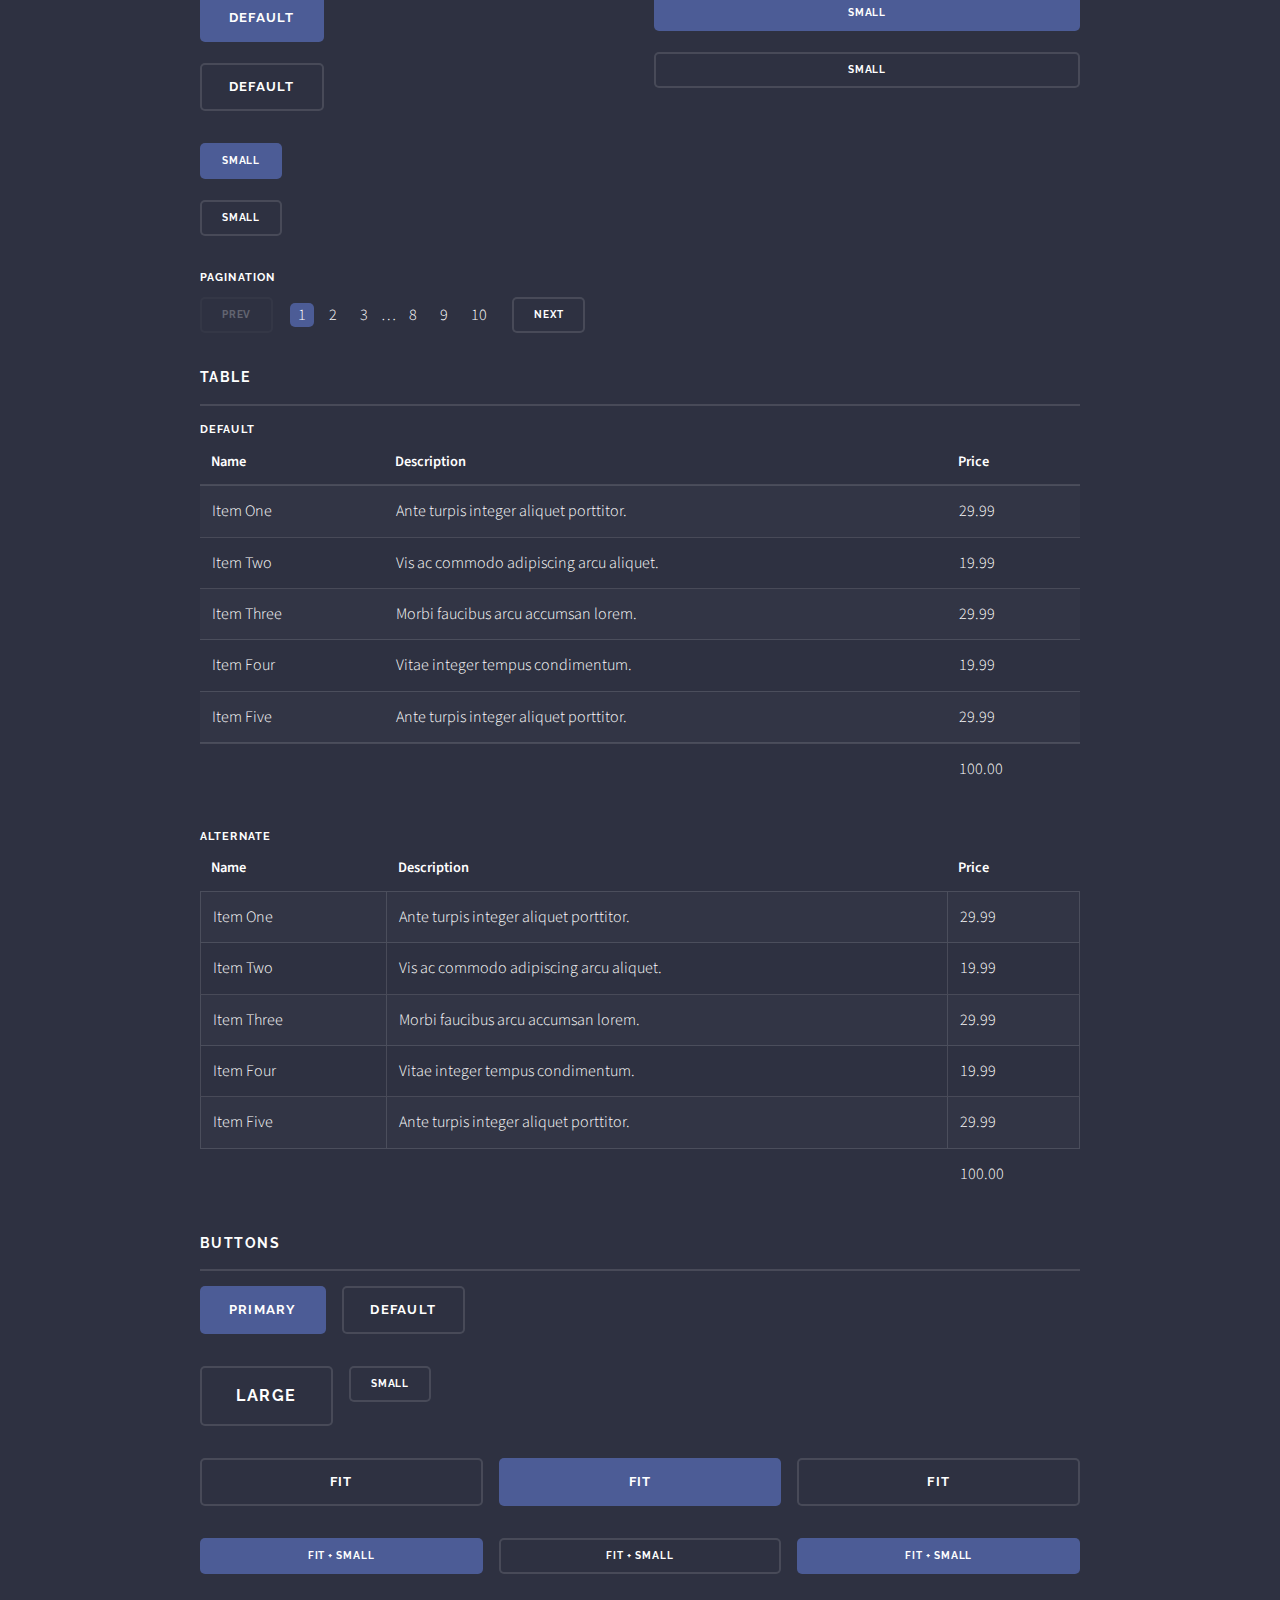
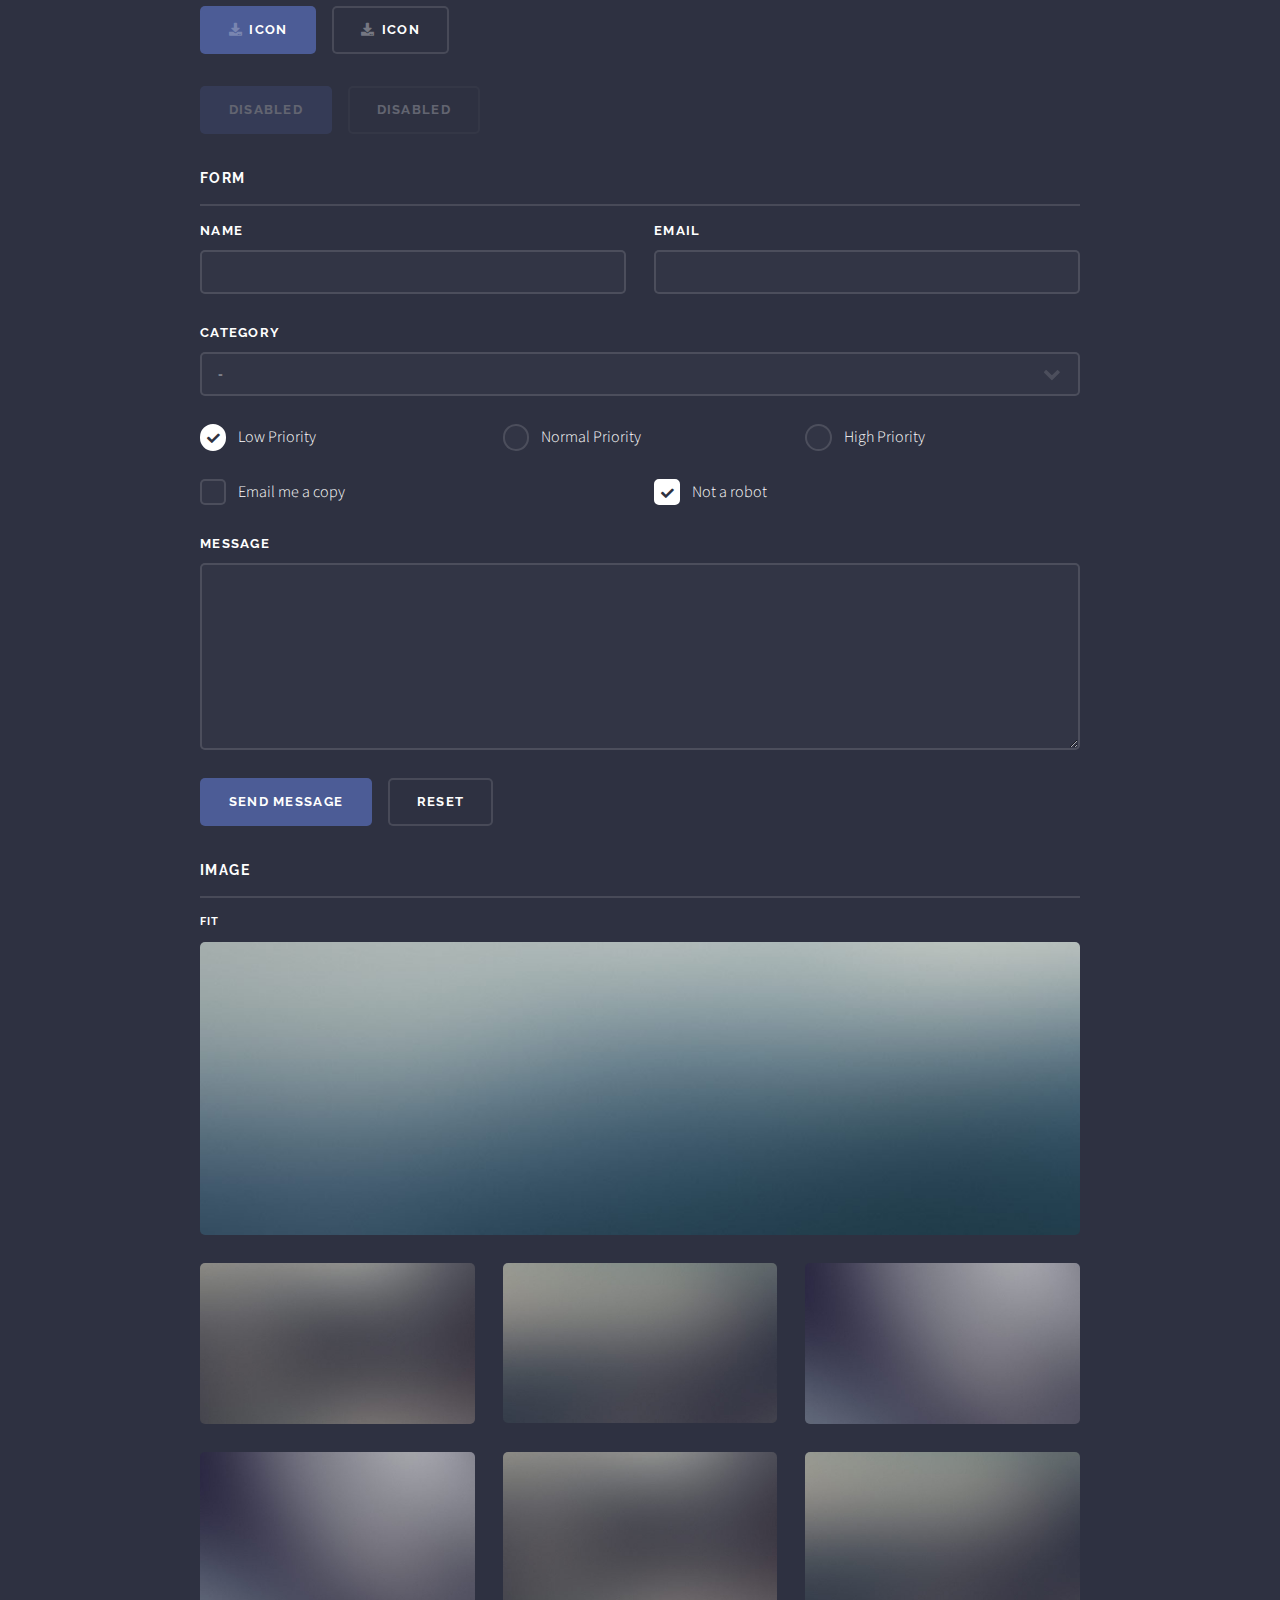
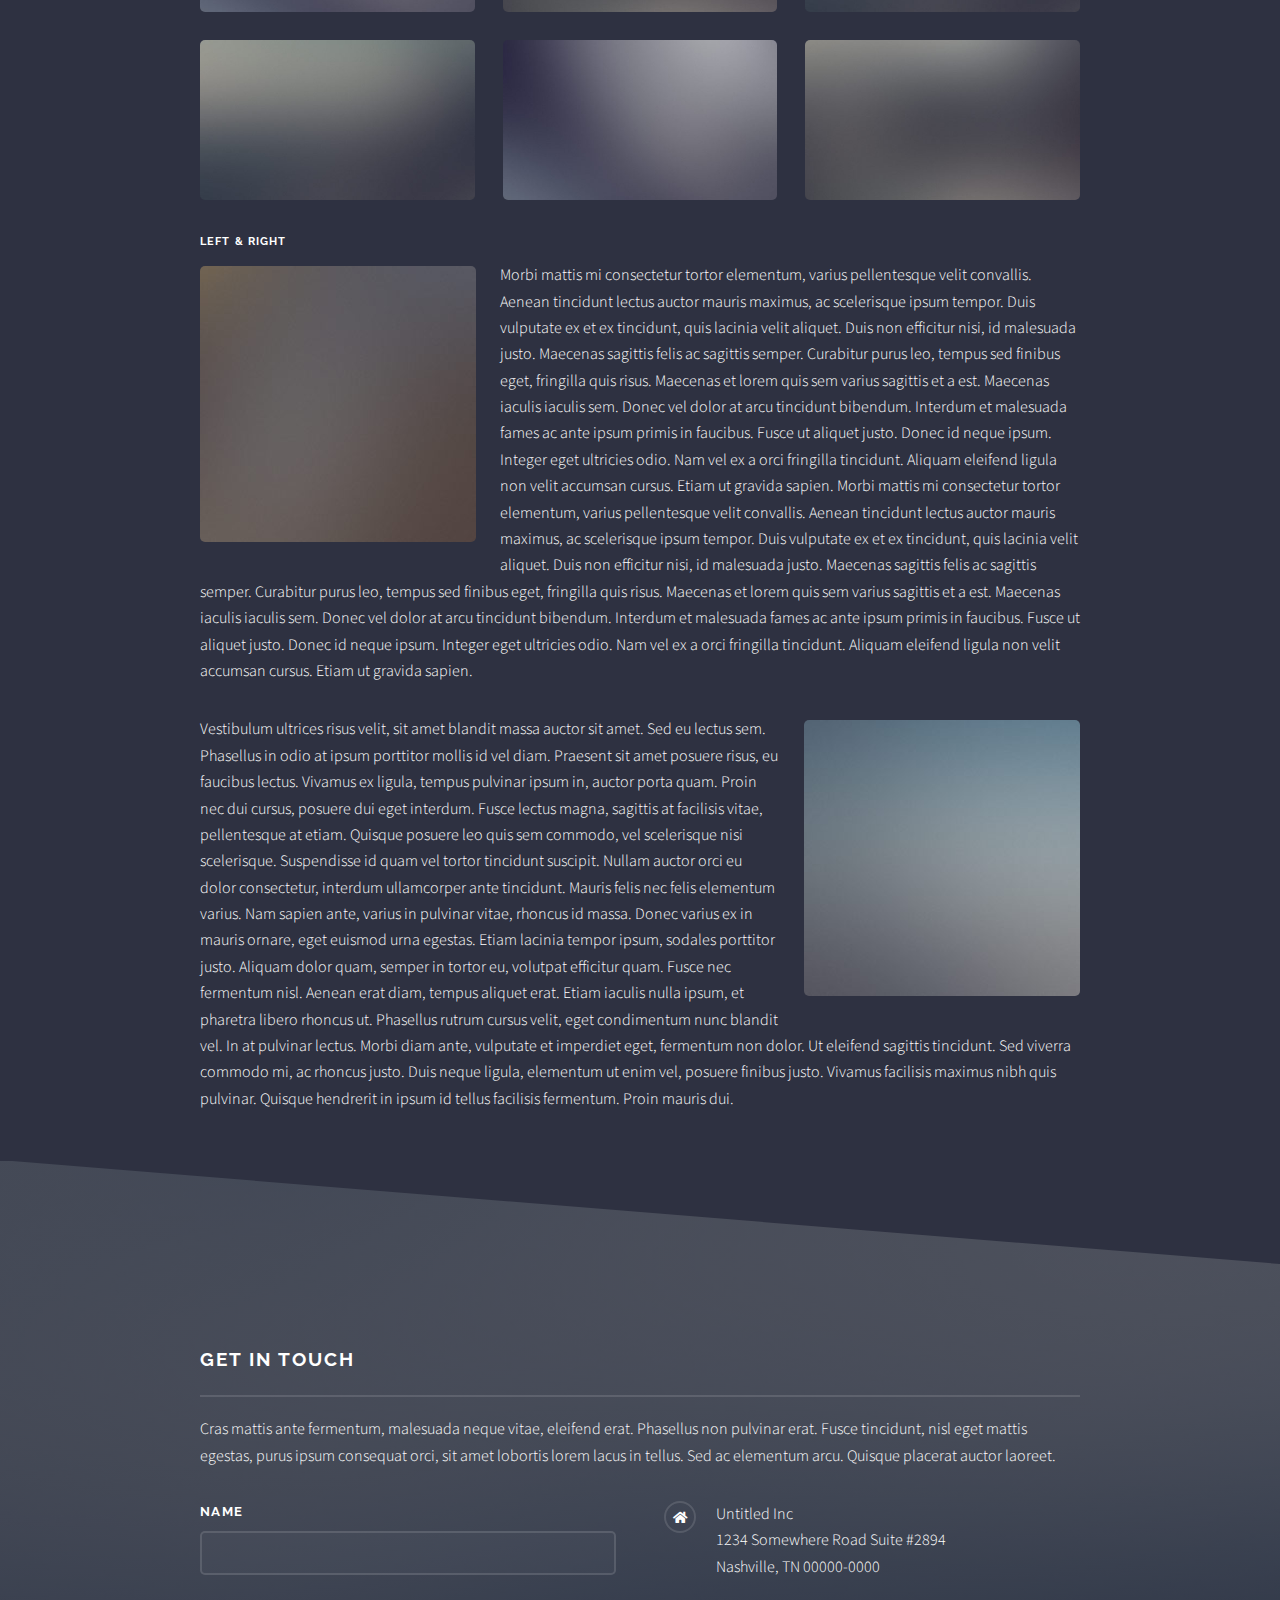
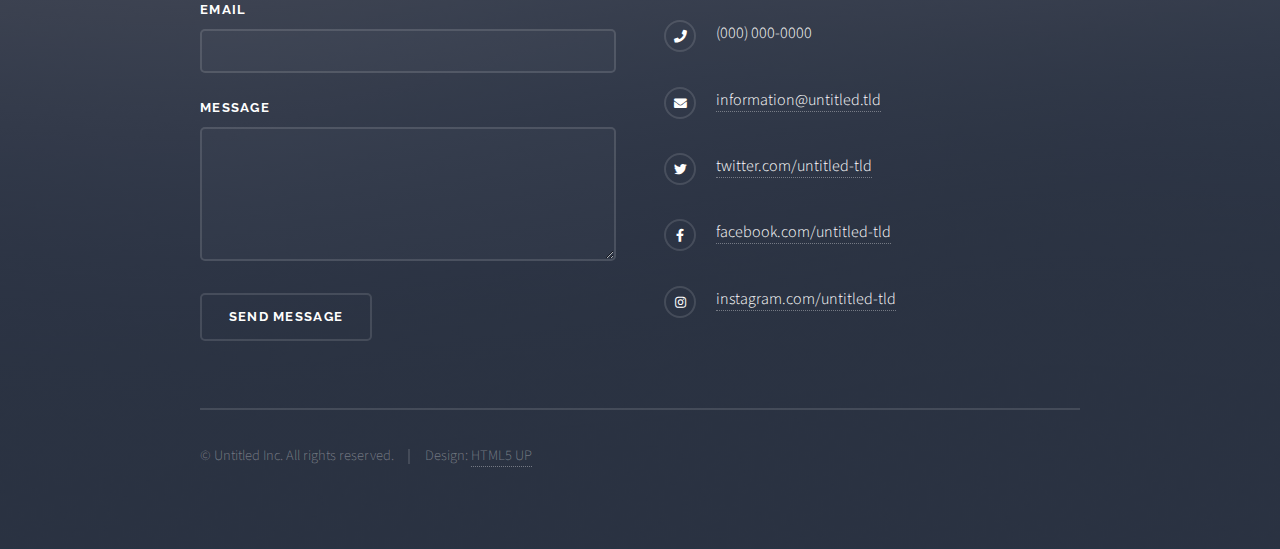
<file: elements.html>
<!DOCTYPE HTML>
<!--
	Solid State by HTML5 UP
	html5up.net | @ajlkn
	Free for personal and commercial use under the CCA 3.0 license (html5up.net/license)
-->
<html>
	<head>
		<title>Elements - Solid State by HTML5 UP</title>
		<meta charset="utf-8" />
		<meta name="viewport" content="width=device-width, initial-scale=1, user-scalable=no" />
		<link rel="stylesheet" href="assets/css/main.css" />
		<noscript><link rel="stylesheet" href="assets/css/noscript.css" /></noscript>
	</head>
	<body class="is-preload">

		<!-- Page Wrapper -->
			<div id="page-wrapper">

				<!-- Header -->
					<header id="header">
						<h1><a href="index.html">Solid State</a></h1>
						<nav>
							<a href="#menu">Menu</a>
						</nav>
					</header>

				<!-- Menu -->
					<nav id="menu">
						<div class="inner">
							<h2>Menu</h2>
							<ul class="links">
								<li><a href="index.html">Home</a></li>
								<li><a href="generic.html">Generic</a></li>
								<li><a href="elements.html">Elements</a></li>
								<li><a href="#">Log In</a></li>
								<li><a href="#">Sign Up</a></li>
							</ul>
							<a href="#" class="close">Close</a>
						</div>
					</nav>

				<!-- Wrapper -->
					<section id="wrapper">
						<header>
							<div class="inner">
								<h2>Elements</h2>
								<p>Phasellus non pulvinar erat. Fusce tincidunt nisl eget ipsum.</p>
							</div>
						</header>

						<!-- Content -->
							<div class="wrapper">
								<div class="inner">

									<section>
										<h3 class="major">Text</h3>
										<p>This is <b>bold</b> and this is <strong>strong</strong>. This is <i>italic</i> and this is <em>emphasized</em>.
										This is <sup>superscript</sup> text and this is <sub>subscript</sub> text.
										This is <u>underlined</u> and this is code: <code>for (;;) { ... }</code>. Finally, <a href="#">this is a link</a>.</p>
										<h4>Blockquote</h4>
										<blockquote>Fringilla nisl. Donec accumsan interdum nisi, quis tincidunt felis sagittis eget tempus euismod. Vestibulum ante ipsum primis in faucibus vestibulum. Blandit adipiscing eu felis iaculis volutpat ac adipiscing accumsan faucibus. Vestibulum ante ipsum primis in faucibus lorem ipsum dolor sit amet nullam adipiscing eu felis.</blockquote>
										<h4>Preformatted</h4>
										<pre><code>i = 0;

while (!deck.isInOrder()) {
  print 'Iteration ' + i;
  deck.shuffle();
  i++;
}

print 'It took ' + i + ' iterations to sort the deck.';</code></pre>
									</section>

									<section>
										<h3 class="major">Lists</h3>
										<div class="row">
											<div class="col-6 col-12-medium">
												<h4>Unordered</h4>
												<ul>
													<li>Dolor pulvinar etiam.</li>
													<li>Sagittis adipiscing.</li>
													<li>Felis enim feugiat.</li>
												</ul>
												<h4>Alternate</h4>
												<ul class="alt">
													<li>Dolor pulvinar etiam.</li>
													<li>Sagittis adipiscing.</li>
													<li>Felis enim feugiat.</li>
												</ul>
											</div>
											<div class="col-6 col-12-medium">
												<h4>Ordered</h4>
												<ol>
													<li>Dolor pulvinar etiam.</li>
													<li>Etiam vel felis viverra.</li>
													<li>Felis enim feugiat.</li>
													<li>Dolor pulvinar etiam.</li>
													<li>Etiam vel felis lorem.</li>
													<li>Felis enim et feugiat.</li>
												</ol>
												<h4>Icons</h4>
												<ul class="icons">
													<li><a href="#" class="icon brands fa-twitter"><span class="label">Twitter</span></a></li>
													<li><a href="#" class="icon brands fa-facebook-f"><span class="label">Facebook</span></a></li>
													<li><a href="#" class="icon brands fa-instagram"><span class="label">Instagram</span></a></li>
													<li><a href="#" class="icon brands fa-github"><span class="label">Github</span></a></li>
												</ul>
											</div>
										</div>
										<h4>Actions</h4>
										<div class="row">
											<div class="col-6 col-12-medium">
												<ul class="actions">
													<li><a href="#" class="button primary">Default</a></li>
													<li><a href="#" class="button">Default</a></li>
												</ul>
												<ul class="actions small">
													<li><a href="#" class="button primary small">Small</a></li>
													<li><a href="#" class="button small">Small</a></li>
												</ul>
												<ul class="actions stacked">
													<li><a href="#" class="button primary">Default</a></li>
													<li><a href="#" class="button">Default</a></li>
												</ul>
												<ul class="actions stacked small">
													<li><a href="#" class="button primary small">Small</a></li>
													<li><a href="#" class="button small">Small</a></li>
												</ul>
											</div>
											<div class="col-6 col-12-medium">
												<ul class="actions stacked">
													<li><a href="#" class="button primary fit">Default</a></li>
													<li><a href="#" class="button fit">Default</a></li>
												</ul>
												<ul class="actions stacked small">
													<li><a href="#" class="button primary small fit">Small</a></li>
													<li><a href="#" class="button small fit">Small</a></li>
												</ul>
											</div>
										</div>
										<h4>Pagination</h4>
										<ul class="pagination">
											<li><span class="button small disabled">Prev</span></li>
											<li><a href="#" class="page active">1</a></li>
											<li><a href="#" class="page">2</a></li>
											<li><a href="#" class="page">3</a></li>
											<li><span>&hellip;</span></li>
											<li><a href="#" class="page">8</a></li>
											<li><a href="#" class="page">9</a></li>
											<li><a href="#" class="page">10</a></li>
											<li><a href="#" class="button small">Next</a></li>
										</ul>
									</section>

									<section>
										<h3 class="major">Table</h3>
										<h4>Default</h4>
										<div class="table-wrapper">
											<table>
												<thead>
													<tr>
														<th>Name</th>
														<th>Description</th>
														<th>Price</th>
													</tr>
												</thead>
												<tbody>
													<tr>
														<td>Item One</td>
														<td>Ante turpis integer aliquet porttitor.</td>
														<td>29.99</td>
													</tr>
													<tr>
														<td>Item Two</td>
														<td>Vis ac commodo adipiscing arcu aliquet.</td>
														<td>19.99</td>
													</tr>
													<tr>
														<td>Item Three</td>
														<td> Morbi faucibus arcu accumsan lorem.</td>
														<td>29.99</td>
													</tr>
													<tr>
														<td>Item Four</td>
														<td>Vitae integer tempus condimentum.</td>
														<td>19.99</td>
													</tr>
													<tr>
														<td>Item Five</td>
														<td>Ante turpis integer aliquet porttitor.</td>
														<td>29.99</td>
													</tr>
												</tbody>
												<tfoot>
													<tr>
														<td colspan="2"></td>
														<td>100.00</td>
													</tr>
												</tfoot>
											</table>
										</div>

										<h4>Alternate</h4>
										<div class="table-wrapper">
											<table class="alt">
												<thead>
													<tr>
														<th>Name</th>
														<th>Description</th>
														<th>Price</th>
													</tr>
												</thead>
												<tbody>
													<tr>
														<td>Item One</td>
														<td>Ante turpis integer aliquet porttitor.</td>
														<td>29.99</td>
													</tr>
													<tr>
														<td>Item Two</td>
														<td>Vis ac commodo adipiscing arcu aliquet.</td>
														<td>19.99</td>
													</tr>
													<tr>
														<td>Item Three</td>
														<td> Morbi faucibus arcu accumsan lorem.</td>
														<td>29.99</td>
													</tr>
													<tr>
														<td>Item Four</td>
														<td>Vitae integer tempus condimentum.</td>
														<td>19.99</td>
													</tr>
													<tr>
														<td>Item Five</td>
														<td>Ante turpis integer aliquet porttitor.</td>
														<td>29.99</td>
													</tr>
												</tbody>
												<tfoot>
													<tr>
														<td colspan="2"></td>
														<td>100.00</td>
													</tr>
												</tfoot>
											</table>
										</div>
									</section>

									<section>
										<h3 class="major">Buttons</h3>
										<ul class="actions">
											<li><a href="#" class="button primary">Primary</a></li>
											<li><a href="#" class="button">Default</a></li>
										</ul>
										<ul class="actions">
											<li><a href="#" class="button large">Large</a></li>
											<li><a href="#" class="button small">Small</a></li>
										</ul>
										<ul class="actions fit">
											<li><a href="#" class="button fit">Fit</a></li>
											<li><a href="#" class="button primary fit">Fit</a></li>
											<li><a href="#" class="button fit">Fit</a></li>
										</ul>
										<ul class="actions fit small">
											<li><a href="#" class="button primary fit small">Fit + Small</a></li>
											<li><a href="#" class="button fit small">Fit + Small</a></li>
											<li><a href="#" class="button primary fit small">Fit + Small</a></li>
										</ul>
										<ul class="actions">
											<li><a href="#" class="button primary icon solid fa-download">Icon</a></li>
											<li><a href="#" class="button icon solid fa-download">Icon</a></li>
										</ul>
										<ul class="actions">
											<li><span class="button primary disabled">Disabled</span></li>
											<li><span class="button disabled">Disabled</span></li>
										</ul>
									</section>

									<section>
										<h3 class="major">Form</h3>
										<form method="post" action="#">
											<div class="row gtr-uniform">
												<div class="col-6 col-12-xsmall">
													<label for="demo-name">Name</label>
													<input type="text" name="demo-name" id="demo-name" value="" />
												</div>
												<div class="col-6 col-12-xsmall">
													<label for="demo-email">Email</label>
													<input type="email" name="demo-email" id="demo-email" value="" />
												</div>
												<div class="col-12">
													<label for="demo-category">Category</label>
													<select name="demo-category" id="demo-category">
														<option value="">-</option>
														<option value="1">Manufacturing</option>
														<option value="1">Shipping</option>
														<option value="1">Administration</option>
														<option value="1">Human Resources</option>
													</select>
												</div>
												<div class="col-4 col-12-small">
													<input type="radio" id="demo-priority-low" name="demo-priority" checked>
													<label for="demo-priority-low">Low Priority</label>
												</div>
												<div class="col-4 col-12-small">
													<input type="radio" id="demo-priority-normal" name="demo-priority">
													<label for="demo-priority-normal">Normal Priority</label>
												</div>
												<div class="col-4 col-12-small">
													<input type="radio" id="demo-priority-high" name="demo-priority">
													<label for="demo-priority-high">High Priority</label>
												</div>
												<div class="col-6 col-12-small">
													<input type="checkbox" id="demo-copy" name="demo-copy">
													<label for="demo-copy">Email me a copy</label>
												</div>
												<div class="col-6 col-12-small">
													<input type="checkbox" id="demo-human" name="demo-human" checked>
													<label for="demo-human">Not a robot</label>
												</div>
												<div class="col-12">
													<label for="demo-message">Message</label>
													<textarea name="demo-message" id="demo-message" rows="6"></textarea>
												</div>
												<div class="col-12">
													<ul class="actions">
														<li><input type="submit" value="Send Message" class="primary" /></li>
														<li><input type="reset" value="Reset" /></li>
													</ul>
												</div>
											</div>
										</form>
									</section>

									<section>
										<h3 class="major">Image</h3>
										<h4>Fit</h4>
										<div class="box alt">
											<div class="row gtr-uniform">
												<div class="col-12"><span class="image fit"><img src="images/pic08.jpg" alt="" /></span></div>
												<div class="col-4"><span class="image fit"><img src="images/pic05.jpg" alt="" /></span></div>
												<div class="col-4"><span class="image fit"><img src="images/pic06.jpg" alt="" /></span></div>
												<div class="col-4"><span class="image fit"><img src="images/pic07.jpg" alt="" /></span></div>
												<div class="col-4"><span class="image fit"><img src="images/pic07.jpg" alt="" /></span></div>
												<div class="col-4"><span class="image fit"><img src="images/pic05.jpg" alt="" /></span></div>
												<div class="col-4"><span class="image fit"><img src="images/pic06.jpg" alt="" /></span></div>
												<div class="col-4"><span class="image fit"><img src="images/pic06.jpg" alt="" /></span></div>
												<div class="col-4"><span class="image fit"><img src="images/pic07.jpg" alt="" /></span></div>
												<div class="col-4"><span class="image fit"><img src="images/pic05.jpg" alt="" /></span></div>
											</div>
										</div>
										<h4>Left &amp; Right</h4>
										<p><span class="image left"><img src="images/pic01.jpg" alt="" /></span>Morbi mattis mi consectetur tortor elementum, varius pellentesque velit convallis. Aenean tincidunt lectus auctor mauris maximus, ac scelerisque ipsum tempor. Duis vulputate ex et ex tincidunt, quis lacinia velit aliquet. Duis non efficitur nisi, id malesuada justo. Maecenas sagittis felis ac sagittis semper. Curabitur purus leo, tempus sed finibus eget, fringilla quis risus. Maecenas et lorem quis sem varius sagittis et a est. Maecenas iaculis iaculis sem. Donec vel dolor at arcu tincidunt bibendum. Interdum et malesuada fames ac ante ipsum primis in faucibus. Fusce ut aliquet justo. Donec id neque ipsum. Integer eget ultricies odio. Nam vel ex a orci fringilla tincidunt. Aliquam eleifend ligula non velit accumsan cursus. Etiam ut gravida sapien. Morbi mattis mi consectetur tortor elementum, varius pellentesque velit convallis. Aenean tincidunt lectus auctor mauris maximus, ac scelerisque ipsum tempor. Duis vulputate ex et ex tincidunt, quis lacinia velit aliquet. Duis non efficitur nisi, id malesuada justo. Maecenas sagittis felis ac sagittis semper. Curabitur purus leo, tempus sed finibus eget, fringilla quis risus. Maecenas et lorem quis sem varius sagittis et a est. Maecenas iaculis iaculis sem. Donec vel dolor at arcu tincidunt bibendum. Interdum et malesuada fames ac ante ipsum primis in faucibus. Fusce ut aliquet justo. Donec id neque ipsum. Integer eget ultricies odio. Nam vel ex a orci fringilla tincidunt. Aliquam eleifend ligula non velit accumsan cursus. Etiam ut gravida sapien.</p>
										<p><span class="image right"><img src="images/pic02.jpg" alt="" /></span>Vestibulum ultrices risus velit, sit amet blandit massa auctor sit amet. Sed eu lectus sem. Phasellus in odio at ipsum porttitor mollis id vel diam. Praesent sit amet posuere risus, eu faucibus lectus. Vivamus ex ligula, tempus pulvinar ipsum in, auctor porta quam. Proin nec dui cursus, posuere dui eget interdum. Fusce lectus magna, sagittis at facilisis vitae, pellentesque at etiam. Quisque posuere leo quis sem commodo, vel scelerisque nisi scelerisque. Suspendisse id quam vel tortor tincidunt suscipit. Nullam auctor orci eu dolor consectetur, interdum ullamcorper ante tincidunt. Mauris felis nec felis elementum varius. Nam sapien ante, varius in pulvinar vitae, rhoncus id massa. Donec varius ex in mauris ornare, eget euismod urna egestas. Etiam lacinia tempor ipsum, sodales porttitor justo. Aliquam dolor quam, semper in tortor eu, volutpat efficitur quam. Fusce nec fermentum nisl. Aenean erat diam, tempus aliquet erat. Etiam iaculis nulla ipsum, et pharetra libero rhoncus ut. Phasellus rutrum cursus velit, eget condimentum nunc blandit vel. In at pulvinar lectus. Morbi diam ante, vulputate et imperdiet eget, fermentum non dolor. Ut eleifend sagittis tincidunt. Sed viverra commodo mi, ac rhoncus justo. Duis neque ligula, elementum ut enim vel, posuere finibus justo. Vivamus facilisis maximus nibh quis pulvinar. Quisque hendrerit in ipsum id tellus facilisis fermentum. Proin mauris dui.</p>
									</section>

								</div>
							</div>

					</section>

				<!-- Footer -->
					<section id="footer">
						<div class="inner">
							<h2 class="major">Get in touch</h2>
							<p>Cras mattis ante fermentum, malesuada neque vitae, eleifend erat. Phasellus non pulvinar erat. Fusce tincidunt, nisl eget mattis egestas, purus ipsum consequat orci, sit amet lobortis lorem lacus in tellus. Sed ac elementum arcu. Quisque placerat auctor laoreet.</p>
							<form method="post" action="#">
								<div class="fields">
									<div class="field">
										<label for="name">Name</label>
										<input type="text" name="name" id="name" />
									</div>
									<div class="field">
										<label for="email">Email</label>
										<input type="email" name="email" id="email" />
									</div>
									<div class="field">
										<label for="message">Message</label>
										<textarea name="message" id="message" rows="4"></textarea>
									</div>
								</div>
								<ul class="actions">
									<li><input type="submit" value="Send Message" /></li>
								</ul>
							</form>
							<ul class="contact">
								<li class="icon solid fa-home">
									Untitled Inc<br />
									1234 Somewhere Road Suite #2894<br />
									Nashville, TN 00000-0000
								</li>
								<li class="icon solid fa-phone">(000) 000-0000</li>
								<li class="icon solid fa-envelope"><a href="#">information@untitled.tld</a></li>
								<li class="icon brands fa-twitter"><a href="#">twitter.com/untitled-tld</a></li>
								<li class="icon brands fa-facebook-f"><a href="#">facebook.com/untitled-tld</a></li>
								<li class="icon brands fa-instagram"><a href="#">instagram.com/untitled-tld</a></li>
							</ul>
							<ul class="copyright">
								<li>&copy; Untitled Inc. All rights reserved.</li><li>Design: <a href="http://html5up.net">HTML5 UP</a></li>
							</ul>
						</div>
					</section>

			</div>

		<!-- Scripts -->
			<script src="assets/js/jquery.min.js"></script>
			<script src="assets/js/jquery.scrollex.min.js"></script>
			<script src="assets/js/browser.min.js"></script>
			<script src="assets/js/breakpoints.min.js"></script>
			<script src="assets/js/util.js"></script>
			<script src="assets/js/main.js"></script>

	</body>
</html>
</file>
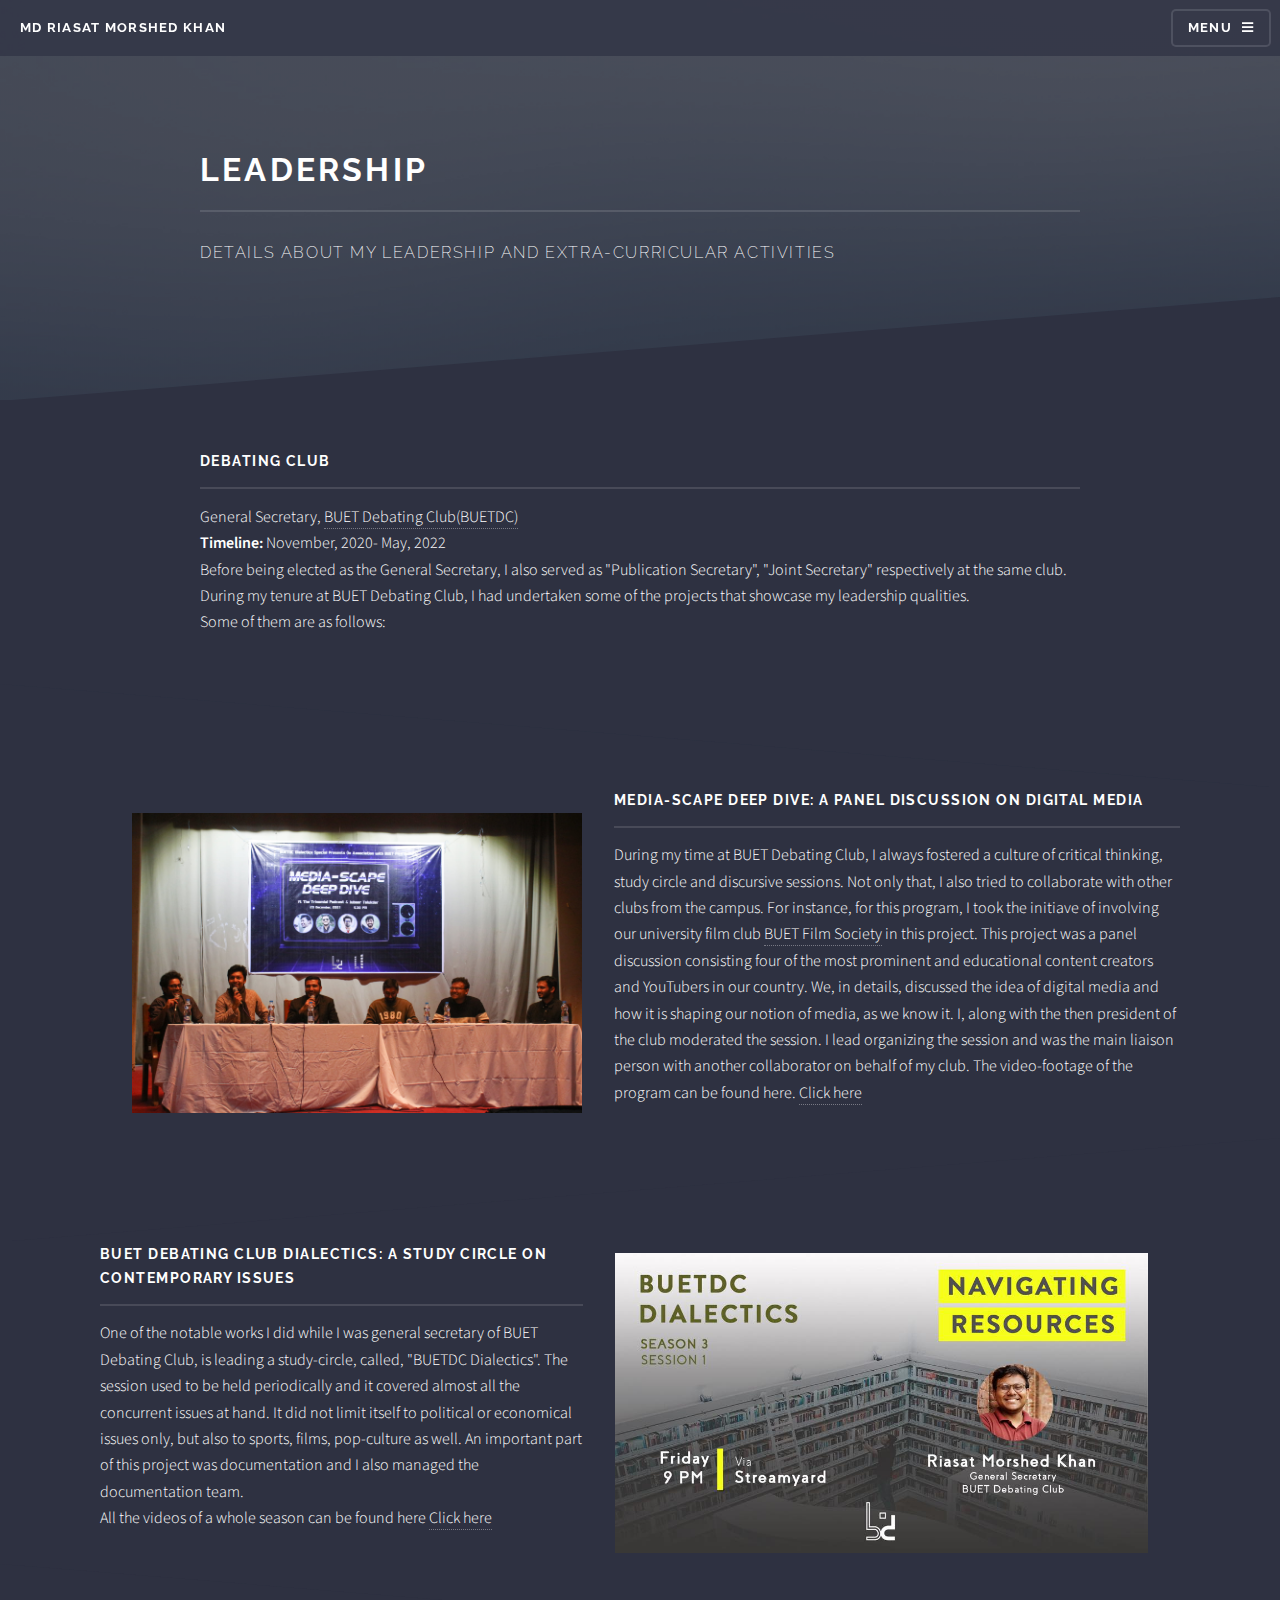
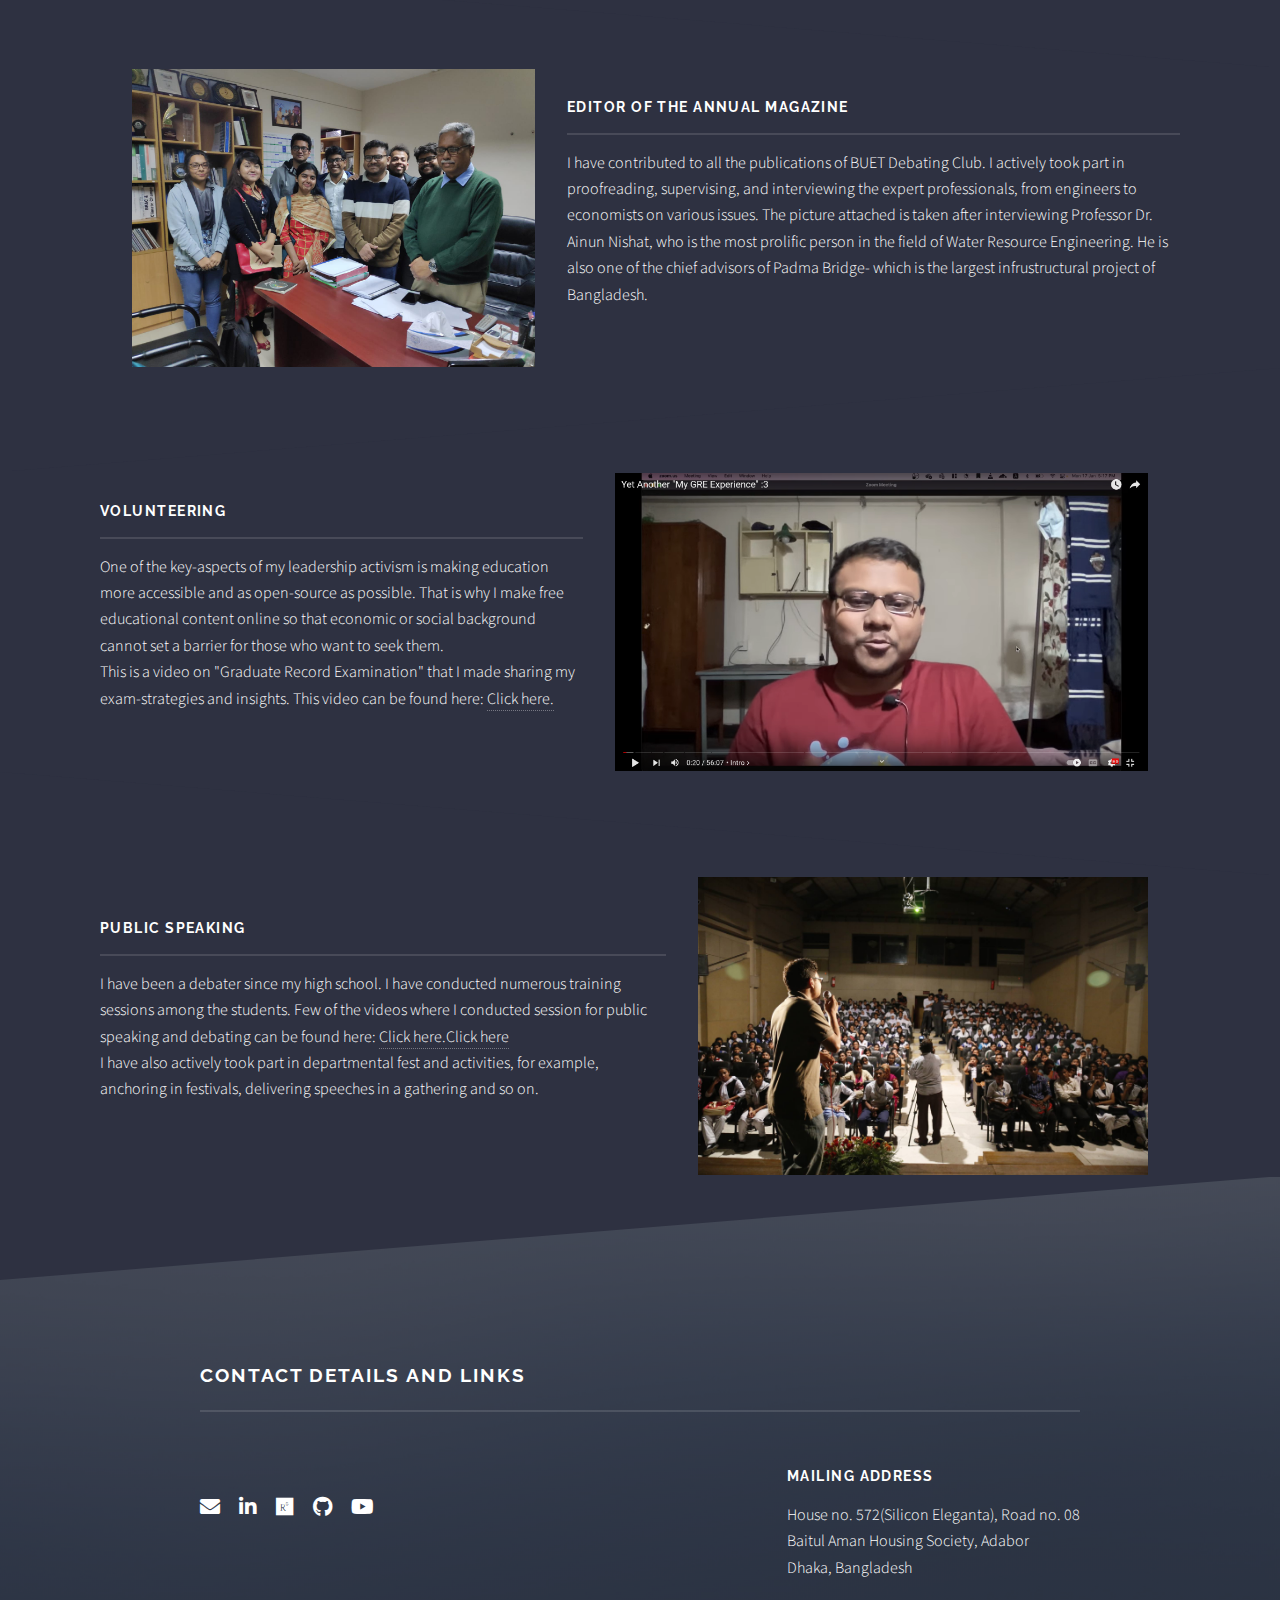
<file: Leardership.html>
<!DOCTYPE HTML>
<!--
	Solid State by HTML5 UP
	html5up.net | @ajlkn
	Free for personal and commercial use under the CCA 3.0 license (html5up.net/license)
-->
<html>
	<head>
		<title>Leadership activities</title>
		<meta charset="utf-8" />
		<meta name="viewport" content="width=device-width, initial-scale=1, user-scalable=no" />
		<link rel="stylesheet" href="assets/css/main.css" />
		<noscript><link rel="stylesheet" href="assets/css/noscript.css" /></noscript>
	</head>
	<body class="is-preload">

		<!-- Page Wrapper -->
			<div id="page-wrapper">

				<!-- Header -->
					<header id="header">
						<h1><a href="index.html">Md Riasat Morshed Khan</a></h1>
						<nav>
							<a href="#menu">Menu</a>
						</nav>
					</header>

				<!-- Menu -->
					<nav id="menu">
						<div class="inner">
							<h2>Menu</h2>
							<ul class="links">
								<li><a href="index.html">Home</a></li>
								<li><a href="Academics.html">Academics</a></li>
								<li><a href="Research.html">Research</a></li>
								<li><a href="Projects.html">Projects and Industry Experiences</a></li>
								<li><a href="Awards.html">Awards and Certifications</a></li>
								<li><a href="Leardership.html">Leadership activities</a></li>
								<!-- <li><a href="elements.html">Elements</a></li> -->
								<!-- <li><a href="#">Log In</a></li>
								<li><a href="#">Sign Up</a></li> -->
							</ul>
							<a href="#" class="close">Close</a>
						</div>
					</nav>

				<!-- Wrapper -->
					<section id="wrapper">
						<header>
							<div class="inner">
								<h2>Leadership</h2>
								<p>Details about my leadership and extra-curricular activities</p>
							</div>
						</header>

						<!-- Content -->
							<div class="wrapper">
								<div class="inner">

									<h3 class="major">Debating Club</h3>
									<p>General Secretary, <a href="https://www.facebook.com/BUETDebatingClub">BUET Debating Club(BUETDC)</a><br>
									<b>Timeline:</b> November, 2020- May, 2022 <br>
									Before being elected as the General Secretary, I also served as "Publication Secretary", "Joint Secretary" respectively at the same club.<br>
									During my tenure at BUET Debating Club, I had undertaken some of the projects that showcase my leadership qualities.<br>
									Some of them are as follows:
									</p>
								</div>
							</div>
							<div class="wrapper alt">
								<div class="img-p">
									<img src="./assets/images/media.jpg" alt="media" class="industry-img" style="height: 300px; width: 500px;" />
									<div>
										<h3 class="major">Media-Scape Deep Dive: A Panel Discussion on Digital Media</h3>
										<p>During my time at BUET Debating Club, I always fostered a culture of critical thinking, study circle and discursive sessions. Not only that, I also tried to collaborate with other clubs from the campus. For instance, for this program, I took the initiave of involving our university film club <a href="https://www.facebook.com/bfs.buet">BUET Film Society</a> in this project. This project was a panel discussion consisting four of the most prominent and educational content creators and YouTubers in our country.
											We, in details, discussed the idea of digital media and how it is shaping our notion of media, as we know it. I, along with the then president of the club moderated the session. 
											I lead organizing the session and was the main liaison person with another collaborator on behalf of my club. The video-footage of the program can be found here.  <a href="#" target="_blank">Click here</a>
										</p>
									</div>
									
								</div>
							</div>
							<div class="wrapper">
								<div class="img-p-alt">
									<img src="./assets/images/dialectics.jpg" alt="dialectics" class="industry-img" style="height: 300px; width: 600px;" />
									<div>
										<h3 class="major">BUET Debating Club Dialectics: A Study Circle on Contemporary Issues</h3>
										<p>One of the notable works I did while I was general secretary of BUET Debating Club, is leading a study-circle, called, "BUETDC Dialectics". The session used to be held periodically and it covered almost all the concurrent issues at hand. It did not limit itself to political or economical issues only, but also to sports, films, pop-culture as well. An important part of this project was documentation and I also managed the documentation team. <br>
											All the videos of a whole season can be found here <a href="https://www.youtube.com/playlist?list=PLuppDEwfn9lZnPzfWxfE03ZmWXvv6D1dw">Click here</a> 
										</p>
									</div>
									
								</div>
							</div>
							<div class="wrapper alt">
								<div class="img-p">
									<img src="./assets/images/interview.jpg" alt="interview" class="industry-img" style="height: 300px; width: 600px;" />
									<div>
										<h3 class="major">Editor of the annual magazine</h3>
										<p> I have contributed to all the publications of BUET Debating Club. I actively took part in proofreading, supervising, and interviewing the expert professionals, from engineers to economists on various issues.
											The picture attached is taken after interviewing Professor Dr. Ainun Nishat, who is the most prolific person in the field of Water Resource Engineering. He is also one of the chief advisors of Padma Bridge- which is the largest infrustructural project of Bangladesh.
										</p>
									</div>
									
								</div>
							</div>
							<div class="wrapper">
								<div class="img-p-alt">
									<img src="./assets/images/gre.PNG" alt="gre experience" class="industry-img" style="height: 300px; width: 600px;" />
									<div>
										<h3 class="major">Volunteering</h3>
										<p>One of the key-aspects of my leadership activism is making education more accessible and as open-source as possible. That is why I make free educational content online so that economic or social background cannot set a barrier for those who want to seek them.<br>
										This is a video on "Graduate Record Examination" that I made sharing my exam-strategies and insights. This video can be found here: <a href="https://www.youtube.com/watch?v=Di0BdxOqqtw&t=20s" target="_blank">Click here.</a> </p>
									</div>
									
								</div>
							</div>
							<div class="wrapper alt">
								<div class="img-p-alt">
									<img src="./assets/images/speaking.jpg" alt="public speaking" class="industry-img" style="height: 300px; width: 600px;" />
									<div>
										<h3 class="major">Public Speaking</h3>
										<p>I have been a debater since my high school. I have conducted numerous training sessions among the students. Few of the videos where I conducted session
											for public speaking and debating can be found here: <a href="https://www.youtube.com/watch?v=cgVxmgPY0d4&t=686s" target="_blank">Click here.</a><a href="https://www.youtube.com/watch?v=xmwyy7eoP5I&t=3890s" target="_blank">Click here</a><br>
											I have also actively took part in departmental fest and activities, for example, anchoring in festivals, delivering speeches in a gathering and so on.  
										</p>
									</div>
									
								</div>
							</div>
							<!-- <div class="wrapper alt">
								<div class="img-p">
									<img src="./assets/images/department.jpg" alt="anchoring" class="industry-img" style="height: 300px; width: 600px;" />
									<div>
										<h3 class="major">Departmental Fest</h3>
										<p>Lorem Ipsum is simply dummy text of the printing and typesetting industry. Lorem Ipsum has been the industry's standard dummy text ever since the 1500s, when an unknown printer took a galley of type and scrambled it to make a type specimen book. It has survived not only five centuries, but also the leap into electronic typesetting, remaining essentially unchanged. It was popularised in the 1960s with the release of Letraset sheets containing Lorem Ipsum passages, and more recently with desktop publishing software like Aldus PageMaker including versions of Lorem Ipsum.
											Why do we use it?
											
											It is a long established fact that a reader will be distracted by the readable content of a page when looking at its layout. The point of using Lorem Ipsum is that it has a more-or-less normal distribution of letters, as opposed to using 'Content here, content here', making it look like readable English. Many desktop publishing packages and web page editors now use Lorem Ipsum as their default model text, and a search for 'lorem ipsum' will uncover many web sites still in their infancy. Various versions have evolved over the years, sometimes by accident, sometimes on purpose (injected humour and the like).
										</p>
									</div>
									
								</div> -->
							</div>
							
			<!-- Footer -->
			<footer id="footer">
				<div class="inner">	
					<h2 class="major">Contact Details and Links</h2>		
					<p> </p>
					<div class="contact-footer">
						<ul class="icons">
							<li><a href="mailto:riasatmorshed@gmail.com" class="icon solid alt fa-envelope"><span class="label">Email</span></a></li>
							<li><a href="https://www.linkedin.com/in/riasatmorshed" class="icon brands alt fa-linkedin-in"><span class="label">LinkedIn</span></a></li>
							<li><a href="https://www.researchgate.net/profile/Md-Riasat-Khan" class="icon brands alt fa-researchgate"><span class="label">Researchgate</span></a></li>
							<li><a href="https://github.com/riasat047" class="icon brands alt fa-github"><span class="label">Github</span></a></li>
							<li><a href="https://www.youtube.com/channel/UCch3hdm-t8s-7vW6Z2Iwl9A" class="icon brands alt fa-youtube"><span class="label">Youtube</span></a></li>
						</ul>
						<div>
							<h3>Mailing Address</h3>
							<div>House no. 572(Silicon Eleganta), Road no. 08</div>
							<div>Baitul Aman Housing Society, Adabor</div>
							<div>Dhaka, Bangladesh</div>
						</div>
					</div>
				</div>
			</footer>
			</div>

		<!-- Scripts -->
			<script src="assets/js/jquery.min.js"></script>
			<script src="assets/js/jquery.scrollex.min.js"></script>
			<script src="assets/js/browser.min.js"></script>
			<script src="assets/js/breakpoints.min.js"></script>
			<script src="assets/js/util.js"></script>
			<script src="assets/js/main.js"></script>

	</body>
</html>
</file>
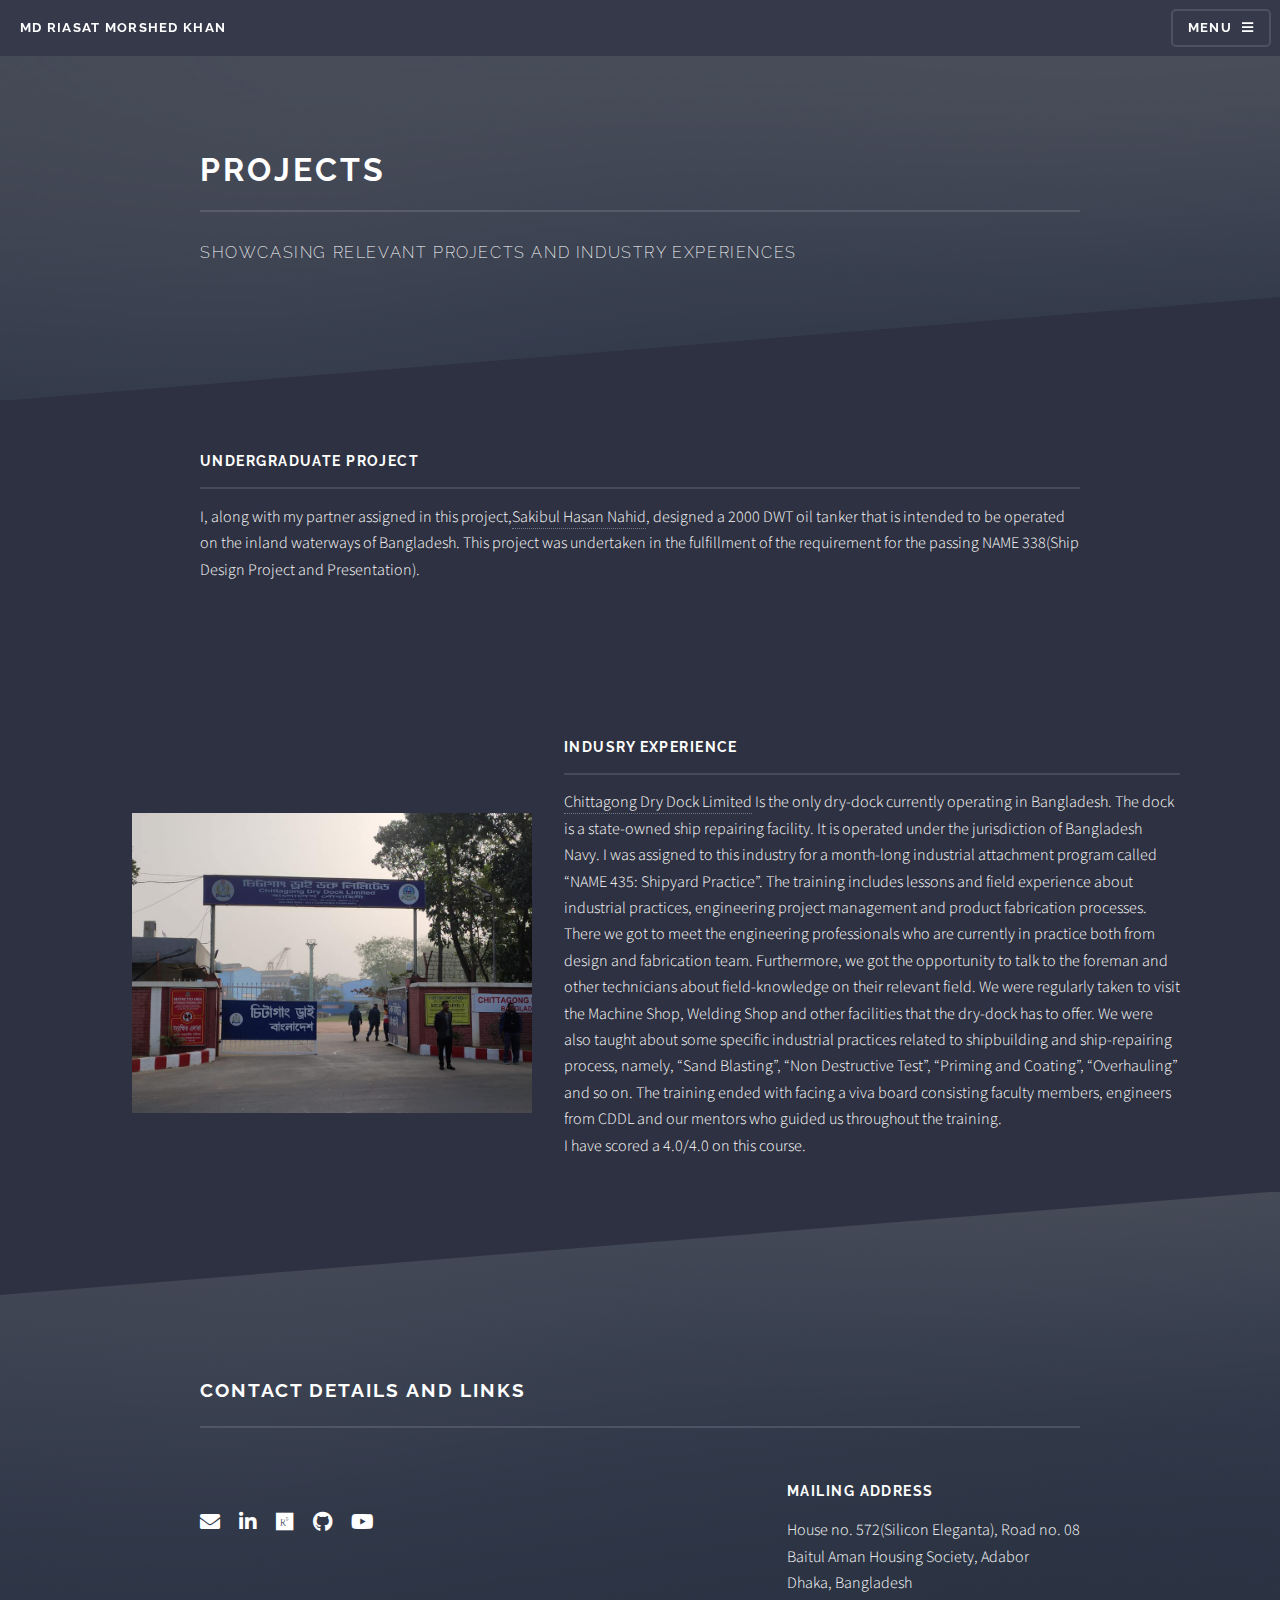
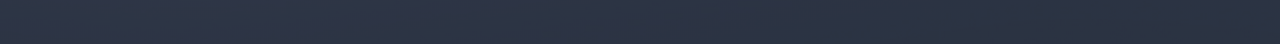
<file: Projects.html>
<!DOCTYPE HTML>
<!--
	Solid State by HTML5 UP
	html5up.net | @ajlkn
	Free for personal and commercial use under the CCA 3.0 license (html5up.net/license)
-->
<html>
	<head>
		<title>Projects and Industry Experiences</title>
		<meta charset="utf-8" />
		<meta name="viewport" content="width=device-width, initial-scale=1, user-scalable=no" />
		<link rel="stylesheet" href="assets/css/main.css" />
		<noscript><link rel="stylesheet" href="assets/css/noscript.css" /></noscript>
	</head>
	<body class="is-preload">

		<!-- Page Wrapper -->
			<div id="page-wrapper">

				<!-- Header -->
					<header id="header">
						<h1><a href="index.html">Md Riasat Morshed Khan</a></h1>
						<nav>
							<a href="#menu">Menu</a>
						</nav>
					</header>

				<!-- Menu -->
					<nav id="menu">
						<div class="inner">
							<h2>Menu</h2>
							<ul class="links">
								<li><a href="index.html">Home</a></li>
								<li><a href="Academics.html">Academics</a></li>
								<li><a href="Research.html">Research</a></li>
								<li><a href="Projects.html">Projects and Industry Experiences</a></li>
								<li><a href="Awards.html">Awards and Certifications</a></li>
								<li><a href="Leardership.html">Leadership activities</a></li>
								<li><a href="elements.html">Elements</a></li>
								<!-- <li><a href="#">Log In</a></li>
								<li><a href="#">Sign Up</a></li> -->
							</ul>
							<a href="#" class="close">Close</a>
						</div>
					</nav>

				<!-- Wrapper -->
					<section id="wrapper">
						<header>
							<div class="inner">
								<h2>Projects</h2>
								<p>Showcasing relevant projects and industry experiences</p>
							</div>
						</header>

						<!-- Content -->
							<div class="wrapper">
								<div class="inner">

									<h3 class="major">Undergraduate Project</h3>
									<p>I, along with my partner assigned in this project,<a href="https://www.linkedin.com/in/sakibul-hasan-nahid-a0186b168/" target="_blank">Sakibul Hasan Nahid</a>, designed a 2000 DWT oil tanker that is intended to be operated on the inland waterways of Bangladesh. This project was undertaken
										in the fulfillment of the requirement for the passing NAME 338(Ship Design Project and Presentation). </p>
								</div>
							</div>

							<div class="wrapper alt">
								<div class="img-p">
									<img src="./assets/images/industry.jpg" alt="industry" class="industry-img" style="height: 300px; width: 400px;" />
									<div>
										<h3 class="major">Indusry Experience</h3>
										<p><a href="https://www.cddl.gov.bd/" target="_blank">Chittagong Dry Dock Limited</a> Is the only dry-dock currently operating in Bangladesh. The dock is a state-owned ship repairing facility. It is operated under the jurisdiction of Bangladesh Navy. I was assigned to this industry for a month-long industrial attachment program called “NAME 435: Shipyard Practice”. The training includes lessons and field experience about industrial practices, engineering project management and product fabrication processes. There we got to meet the engineering professionals who are currently in practice both from design and fabrication team. Furthermore, we got the opportunity to talk to the foreman and other technicians about field-knowledge on their relevant field. We were regularly taken to visit the Machine Shop, Welding Shop and other facilities that the dry-dock has to offer. We were also taught about some specific industrial practices related to shipbuilding and ship-repairing process, namely, “Sand Blasting”, “Non Destructive Test”, “Priming and Coating”, “Overhauling” and so on. The training ended with facing a viva board consisting faculty members, engineers from CDDL and our mentors who guided us throughout the training. 
											<br>I have scored a 4.0/4.0 on this course.
											</p>
									</div>
									
								</div>
							</div>

						
									
								</div>
							</div>
						
			<!-- Footer -->
			<footer id="footer">
				<div class="inner">	
					<h2 class="major">Contact Details and Links</h2>		
					<p> </p>
					<div class="contact-footer">
						<ul class="icons">
							<li><a href="mailto:riasatmorshed@gmail.com" class="icon solid alt fa-envelope"><span class="label">Email</span></a></li>
							<li><a href="https://www.linkedin.com/in/riasatmorshed" class="icon brands alt fa-linkedin-in"><span class="label">LinkedIn</span></a></li>
							<li><a href="https://www.researchgate.net/profile/Md-Riasat-Khan" class="icon brands alt fa-researchgate"><span class="label">Researchgate</span></a></li>
							<li><a href="https://github.com/riasat047" class="icon brands alt fa-github"><span class="label">Github</span></a></li>
							<li><a href="https://www.youtube.com/channel/UCch3hdm-t8s-7vW6Z2Iwl9A" class="icon brands alt fa-youtube"><span class="label">Youtube</span></a></li>
						</ul>
						<div>
							<h3>Mailing Address</h3>
							<div>House no. 572(Silicon Eleganta), Road no. 08</div>
							<div>Baitul Aman Housing Society, Adabor</div>
							<div>Dhaka, Bangladesh</div>
						</div>
					</div>
				</div>
			</footer>
			</div>

		<!-- Scripts -->
			<script src="assets/js/jquery.min.js"></script>
			<script src="assets/js/jquery.scrollex.min.js"></script>
			<script src="assets/js/browser.min.js"></script>
			<script src="assets/js/breakpoints.min.js"></script>
			<script src="assets/js/util.js"></script>
			<script src="assets/js/main.js"></script>

	</body>
</html>
</file>
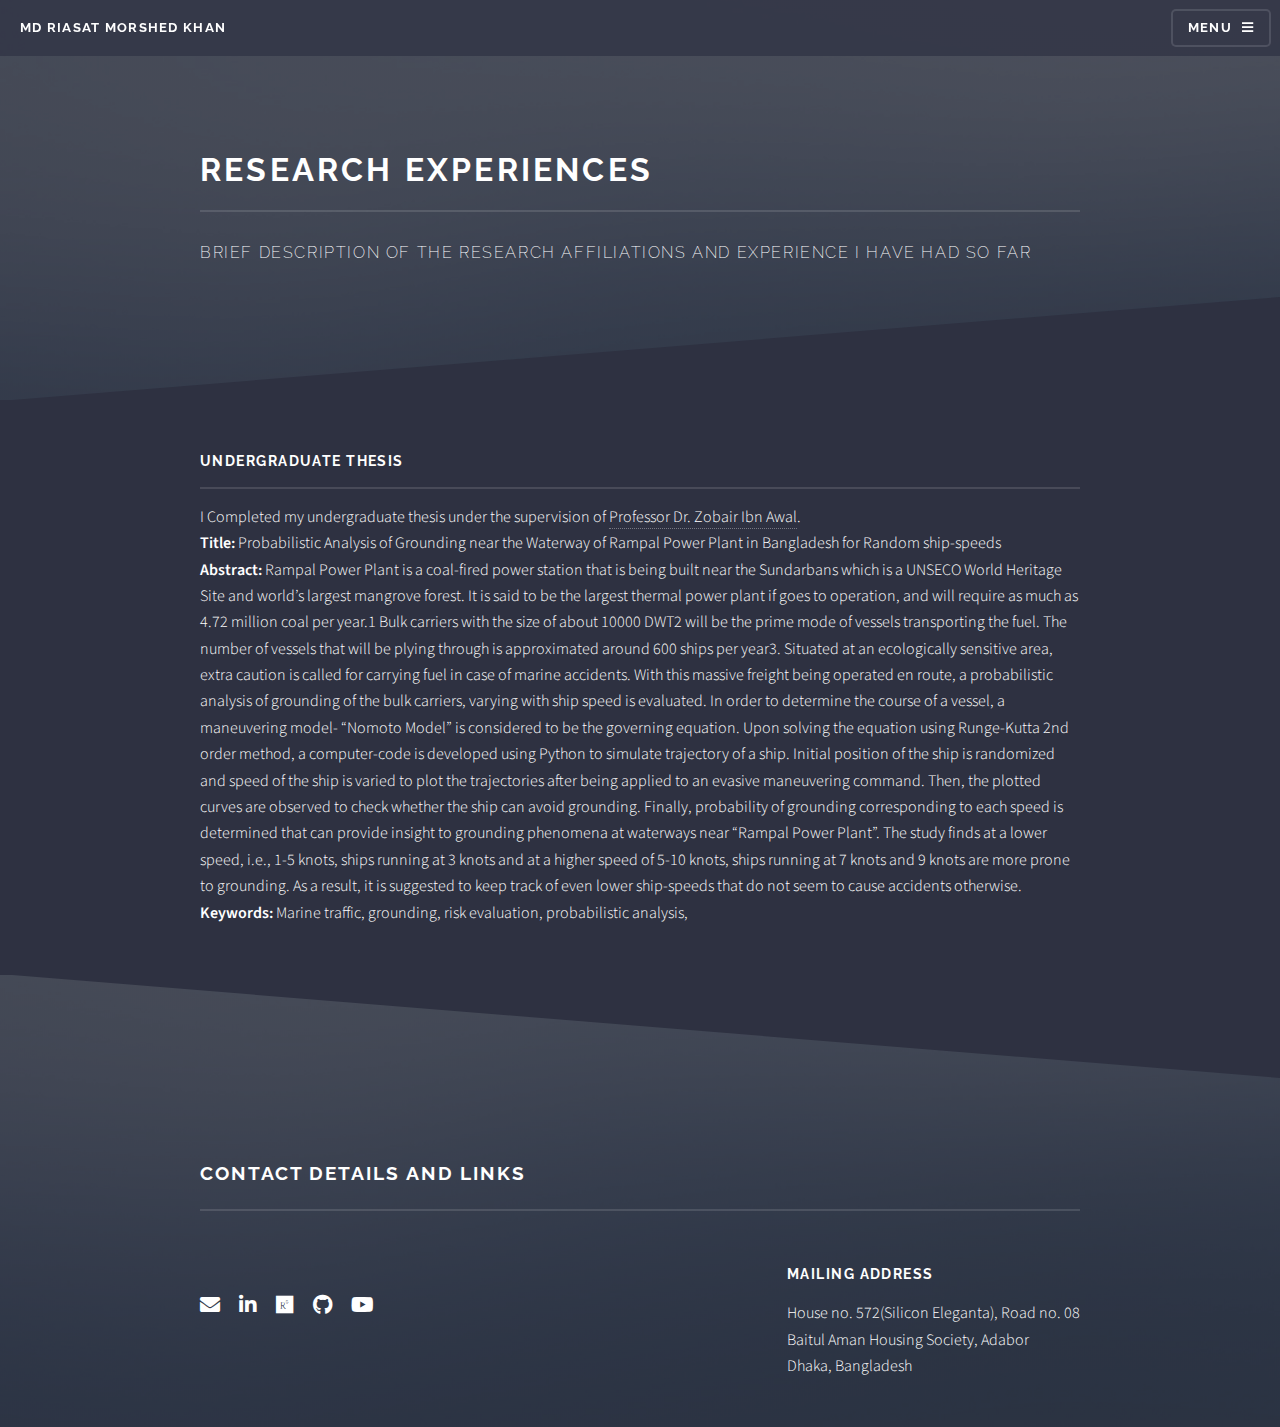
<file: Research.html>
<!DOCTYPE HTML>
<!--
	Solid State by HTML5 UP
	html5up.net | @ajlkn
	Free for personal and commercial use under the CCA 3.0 license (html5up.net/license)
-->
<html>
	<head>
		<title>Research</title>
		<meta charset="utf-8" />
		<meta name="viewport" content="width=device-width, initial-scale=1, user-scalable=no" />
		<link rel="stylesheet" href="assets/css/main.css" />
		<noscript><link rel="stylesheet" href="assets/css/noscript.css" /></noscript>
	</head>
	<body class="is-preload">

		<!-- Page Wrapper -->
			<div id="page-wrapper">

				<!-- Header -->
					<header id="header">
						<h1><a href="index.html">Md Riasat Morshed Khan</a></h1>
						<nav>
							<a href="#menu">Menu</a>
						</nav>
					</header>

				<!-- Menu -->
					<nav id="menu">
						<div class="inner">
							<h2>Menu</h2>
							<ul class="links">
								<li><a href="index.html">Home</a></li>
								<li><a href="Academics.html">Academics</a></li>
								<li><a href="Research.html">Research</a></li>
								<li><a href="Projects.html">Projects and Industry Experiences</a></li>
								<li><a href="Awards.html">Awards and Certifications</a></li>
								<li><a href="Leardership.html">Leadership activities</a></li>
								<li><a href="elements.html">Elements</a></li>
								<!-- <li><a href="#">Log In</a></li>
								<li><a href="#">Sign Up</a></li> -->
							</ul>
							<a href="#" class="close">Close</a>
						</div>
					</nav>

				<!-- Wrapper -->
					<section id="wrapper">
						<header>
							<div class="inner">
								<h2>Research Experiences</h2>
								<p>Brief Description of the research affiliations and experience I have had so far</p>
							</div>
						</header>

						<!-- Content -->
							<div class="wrapper">
								<div class="inner">

									<h3 class="major">Undergraduate Thesis</h3>
									<p>I Completed my undergraduate thesis under the supervision of <a href="http://zobair.buet.ac.bd/" target="_blank">Professor Dr. Zobair Ibn Awal</a>.<br> <b>Title: </b>Probabilistic Analysis of Grounding near the Waterway of Rampal Power Plant in Bangladesh for Random ship-speeds<br>
										<b>Abstract: </b>Rampal Power Plant is a coal-fired power station that is being built near the Sundarbans which is a UNSECO World Heritage Site and world’s largest mangrove forest. It is said to be the largest thermal power plant if goes to operation, and will require as much as 4.72 million coal per year.1 Bulk carriers with the size of about 10000 DWT2 will be the prime mode of vessels transporting the fuel. The number of vessels that will be plying through is approximated around 600 ships per year3. Situated at an ecologically sensitive area, extra caution is called for carrying fuel in case of marine accidents. With this massive freight being operated en route, a probabilistic analysis of grounding of the bulk carriers, varying with ship speed is evaluated. In order to determine the course of a vessel, a maneuvering model- “Nomoto Model” is considered to be the governing equation. Upon solving the equation using Runge-Kutta 2nd order method, a computer-code is developed using Python to simulate trajectory of a ship. Initial position of the ship is randomized  and speed of the ship is varied to plot the trajectories after being applied to an evasive maneuvering command. Then, the plotted curves are observed to check whether the ship can avoid grounding. Finally, probability of grounding corresponding to each speed is determined that can provide insight to grounding phenomena at waterways near “Rampal Power Plant”. The study finds at a lower speed, i.e., 1-5 knots, ships running at 3 knots and at a higher speed of 5-10 knots, ships running at 7 knots and 9 knots are more prone to grounding. As a result, it is suggested to keep track of even lower ship-speeds that do not seem to cause accidents otherwise.<br> 
										<b>Keywords: </b> Marine traffic, grounding, risk evaluation, probabilistic analysis, </p>
								</div>
							</div>
						
			<!-- Footer -->
			<footer id="footer">
				<div class="inner">	
					<h2 class="major">Contact Details and Links</h2>		
					<p> </p>
					<div class="contact-footer">
						<ul class="icons">
							<li><a href="mailto:riasatmorshed@gmail.com" class="icon solid alt fa-envelope"><span class="label">Email</span></a></li>
							<li><a href="https://www.linkedin.com/in/riasatmorshed" class="icon brands alt fa-linkedin-in"><span class="label">LinkedIn</span></a></li>
							<li><a href="https://www.researchgate.net/profile/Md-Riasat-Khan" class="icon brands alt fa-researchgate"><span class="label">Researchgate</span></a></li>
							<li><a href="https://github.com/riasat047" class="icon brands alt fa-github"><span class="label">Github</span></a></li>
							<li><a href="https://www.youtube.com/channel/UCch3hdm-t8s-7vW6Z2Iwl9A" class="icon brands alt fa-youtube"><span class="label">Youtube</span></a></li>
						</ul>
						<div>
							<h3>Mailing Address</h3>
							<div>House no. 572(Silicon Eleganta), Road no. 08</div>
							<div>Baitul Aman Housing Society, Adabor</div>
							<div>Dhaka, Bangladesh</div>
						</div>
					</div>
				</div>
			</footer>
			</div>

		<!-- Scripts -->
			<script src="assets/js/jquery.min.js"></script>
			<script src="assets/js/jquery.scrollex.min.js"></script>
			<script src="assets/js/browser.min.js"></script>
			<script src="assets/js/breakpoints.min.js"></script>
			<script src="assets/js/util.js"></script>
			<script src="assets/js/main.js"></script>

	</body>
</html>
</file>
<file: assets/css/noscript.css>
/*
	Solid State by HTML5 UP
	html5up.net | @ajlkn
	Free for personal and commercial use under the CCA 3.0 license (html5up.net/license)
*/

/* Banner */

	body.is-preload #banner .logo {
		-moz-transform: none;
		-webkit-transform: none;
		-ms-transform: none;
		transform: none;
		opacity: 1;
	}

	body.is-preload #banner h2 {
		opacity: 1;
		-moz-transform: none;
		-webkit-transform: none;
		-ms-transform: none;
		transform: none;
		-moz-filter: none;
		-webkit-filter: none;
		-ms-filter: none;
		filter: none;
	}

	body.is-preload #banner p {
		opacity: 01;
		-moz-transform: none;
		-webkit-transform: none;
		-ms-transform: none;
		transform: none;
		-moz-filter: none;
		-webkit-filter: none;
		-ms-filter: none;
		filter: none;
	}
</file>
<file: assets/css/main.css>
@import url(fontawesome-all.min.css);
@import url("https://fonts.googleapis.com/css?family=Raleway:200,700|Source+Sans+Pro:300,600,300italic,600italic");

/*
	Solid State by HTML5 UP
	html5up.net | @ajlkn
	Free for personal and commercial use under the CCA 3.0 license (html5up.net/license)
*/

html, body, div, span, applet, object,
iframe, h1, h2, h3, h4, h5, h6, p, blockquote,
pre, a, abbr, acronym, address, big, cite,
code, del, dfn, em, img, ins, kbd, q, s, samp,
small, strike, strong, sub, sup, tt, var, b,
u, i, center, dl, dt, dd, ol, ul, li, fieldset,
form, label, legend, table, caption, tbody,
tfoot, thead, tr, th, td, article, aside,
canvas, details, embed, figure, figcaption,
footer, header, hgroup, menu, nav, output, ruby,
section, summary, time, mark, audio, video {
	margin: 0;
	padding: 0;
	border: 0;
	font-size: 100%;
	font: inherit;
	vertical-align: baseline;}

article, aside, details, figcaption, figure,
footer, header, hgroup, menu, nav, section {
	display: block;}

body {
	line-height: 1;
}

ol, ul {
	list-style: none;
}

blockquote, q {
	quotes: none;
}

	blockquote:before, blockquote:after, q:before, q:after {
		content: '';
		content: none;
	}

table {
	border-collapse: collapse;
	border-spacing: 0;
}

body {
	-webkit-text-size-adjust: none;
}

mark {
	background-color: transparent;
	color: inherit;
}

input::-moz-focus-inner {
	border: 0;
	padding: 0;
}

input, select, textarea {
	-moz-appearance: none;
	-webkit-appearance: none;
	-ms-appearance: none;
	appearance: none;
}

.hero {
	display: flex;
	flex-direction: row;
	justify-content: space-between;
	align-items: center;
}

.hero-img {
	margin: 32px;
	height: 300px;
	width: 300px;
	border: 1px solid transparent;
	border-radius: 50%;
}

.cv-btn {
	width: 175px;
	height: 80px;
	padding: 10px;
	color: white;
	font-weight: bold;
	border: 1px solid white;
	font-size: 14px;
	border-radius: 12px;
	text-decoration: none;
}

.cv-btn:hover {
	text-decoration: none !important;
}

.contact-footer {
	display: flex;
	flex-direction: row;
	justify-content: space-between;
	align-items: center;
}

.img-p {
	display: flex;
	flex-direction: row;
	align-items: center;
	justify-content: space-around;
	padding: 0 100px;
}

.img-p-alt {
	display: flex;
	flex-direction: row-reverse;
	align-items: center;
	justify-content: space-around;
	padding: 0 100px;
}

.img-text {
	display: flex;
	flex-wrap: wrap;
	
}

.industry-img {
	width: 300px;
	height: 200px;
	margin: 0 32px;
}

@media screen and (max-width: 980px) {
	.img-p {
		display: flex;
		flex-direction: column;
		align-items: center;
		justify-content: center;
		padding: 16px;
	}

	.industry-img {
		width: 100%;
		margin: 32px 0;
	}
}

.pc {
	display: block;
}

.mobile {
	display: none;
}

.wrapper .project-alt {
	background-color: #404654 !important;
}

/* Basic */

	@-ms-viewport {
		width: device-width;
	}

	body {
		-ms-overflow-style: scrollbar;
	}

	@media screen and (max-width: 480px) {

		html, body {
			min-width: 320px;
		}

	}

	html {
		box-sizing: border-box;
	}

	*, *:before, *:after {
		box-sizing: inherit;
	}

	body {
		background-color: #2e3141;
		background-image: linear-gradient(to top, rgba(46, 49, 65, 0.8), rgba(46, 49, 65, 0.8)), url("../../images/bg.jpg");
		background-size: auto,
 cover;
		background-attachment: fixed,
 fixed;
		background-position: center,
 center;
	}

		body.is-preload *, body.is-preload *:before, body.is-preload *:after {
			-moz-animation: none !important;
			-webkit-animation: none !important;
			-ms-animation: none !important;
			animation: none !important;
			-moz-transition: none !important;
			-webkit-transition: none !important;
			-ms-transition: none !important;
			transition: none !important;
		}

/* Type */

	body, input, select, textarea {
		color: #ffffff;
		font-family: "Source Sans Pro", Helvetica, sans-serif;
		font-size: 16.5pt;
		font-weight: 300;
		line-height: 1.65;
	}

		@media screen and (max-width: 1680px) {

			body, input, select, textarea {
				font-size: 13pt;
			}

		}

		@media screen and (max-width: 1280px) {

			body, input, select, textarea {
				font-size: 12pt;
			}

		}

		@media screen and (max-width: 980px) {

			body, input, select, textarea {
				font-size: 12pt;
			}

		}

		@media screen and (max-width: 736px) {

			body, input, select, textarea {
				font-size: 12pt;
			}

		}

		@media screen and (max-width: 480px) {

			body, input, select, textarea {
				font-size: 12pt;
			}

		}

	a {
		-moz-transition: color 0.2s ease-in-out, border-bottom-color 0.2s ease-in-out;
		-webkit-transition: color 0.2s ease-in-out, border-bottom-color 0.2s ease-in-out;
		-ms-transition: color 0.2s ease-in-out, border-bottom-color 0.2s ease-in-out;
		transition: color 0.2s ease-in-out, border-bottom-color 0.2s ease-in-out;
		border-bottom: dotted 1px rgba(255, 255, 255, 0.35);
		color: #ffffff;
		text-decoration: none;
	}

		a:hover {
			border-bottom-color: transparent;
			color: #ffffff !important;
		}

		a.special:not(.button) {
			text-decoration: none;
			border-bottom: 0;
			display: block;
			font-family: Raleway, Helvetica, sans-serif;
			font-size: 0.8em;
			font-weight: 700;
			letter-spacing: 0.1em;
			margin: 0 0 2em 0;
			text-transform: uppercase;
		}

			a.special:not(.button):before {
				-moz-osx-font-smoothing: grayscale;
				-webkit-font-smoothing: antialiased;
				display: inline-block;
				font-style: normal;
				font-variant: normal;
				text-rendering: auto;
				line-height: 1;
				text-transform: none !important;
				font-family: 'Font Awesome 5 Free';
				font-weight: 900;
			}

			a.special:not(.button):before {
				-moz-transition: background-color 0.2s ease-in-out;
				-webkit-transition: background-color 0.2s ease-in-out;
				-ms-transition: background-color 0.2s ease-in-out;
				transition: background-color 0.2s ease-in-out;
				border-radius: 100%;
				border: solid 2px rgba(255, 255, 255, 0.125);
				content: '\f105';
				display: inline-block;
				font-size: 1.25em;
				height: 2em;
				line-height: 1.75em;
				margin-right: 0.85em;
				text-align: center;
				text-indent: 0.15em;
				vertical-align: middle;
				width: 2em;
			}

			a.special:not(.button):hover:before {
				background-color: rgba(255, 255, 255, 0.025);
			}

			a.special:not(.button):active:before {
				background-color: rgba(255, 255, 255, 0.075);
			}

	strong, b {
		color: #ffffff;
		font-weight: 600;
	}

	em, i {
		font-style: italic;
	}

	p {
		margin: 0 0 2em 0;
	}

	h1, h2, h3, h4, h5, h6 {
		color: #ffffff;
		font-family: Raleway, Helvetica, sans-serif;
		font-weight: 700;
		letter-spacing: 0.1em;
		margin: 0 0 1em 0;
		text-transform: uppercase;
	}

		h1 a, h2 a, h3 a, h4 a, h5 a, h6 a {
			color: inherit;
			text-decoration: none;
			border-bottom: 0;
		}

		h1 span, h2 span, h3 span, h4 span, h5 span, h6 span {
			font-weight: 200;
		}

		h1.major, h2.major, h3.major, h4.major, h5.major, h6.major {
			padding-bottom: 1em;
			border-bottom: solid 2px rgba(255, 255, 255, 0.125);
		}

	h2 {
		font-size: 1.2em;
	}

	h3 {
		font-size: 0.9em;
	}

	h4 {
		font-size: 0.7em;
	}

	h5 {
		font-size: 0.7em;
	}

	h6 {
		font-size: 0.7em;
	}

	@media screen and (max-width: 736px) {

		h2 {
			font-size: 1em;
		}

		h3 {
			font-size: 0.8em;
		}

	}

	sub {
		font-size: 0.8em;
		position: relative;
		top: 0.5em;
	}

	sup {
		font-size: 0.8em;
		position: relative;
		top: -0.5em;
	}

	blockquote {
		border-left: solid 4px rgba(255, 255, 255, 0.125);
		font-style: italic;
		margin: 0 0 2em 0;
		padding: 0.5em 0 0.5em 2em;
	}

	code {
		background: rgba(255, 255, 255, 0.025);
		border-radius: 5px;
		border: solid 2px rgba(255, 255, 255, 0.125);
		font-family: "Courier New", monospace;
		font-size: 0.9em;
		margin: 0 0.25em;
		padding: 0.25em 0.65em;
	}

	pre {
		-webkit-overflow-scrolling: touch;
		font-family: "Courier New", monospace;
		font-size: 0.9em;
		margin: 0 0 2em 0;
	}

		pre code {
			display: block;
			line-height: 1.75em;
			padding: 1em 1.5em;
			overflow-x: auto;
		}

	hr {
		border: 0;
		border-bottom: solid 2px rgba(255, 255, 255, 0.125);
		margin: 2.5em 0;
	}

		hr.major {
			margin: 4em 0;
		}

	.align-left {
		text-align: left;
	}

	.align-center {
		text-align: center;
	}

	.align-right {
		text-align: right;
	}

/* Row */

	.row {
		display: flex;
		flex-wrap: wrap;
		box-sizing: border-box;
		align-items: stretch;
	}

		.row > * {
			box-sizing: border-box;
		}

		.row.gtr-uniform > * > :last-child {
			margin-bottom: 0;
		}

		.row.aln-left {
			justify-content: flex-start;
		}

		.row.aln-center {
			justify-content: center;
		}

		.row.aln-right {
			justify-content: flex-end;
		}

		.row.aln-top {
			align-items: flex-start;
		}

		.row.aln-middle {
			align-items: center;
		}

		.row.aln-bottom {
			align-items: flex-end;
		}

		.row > .imp {
			order: -1;
		}

		.row > .col-1 {
			width: 8.33333%;
		}

		.row > .off-1 {
			margin-left: 8.33333%;
		}

		.row > .col-2 {
			width: 16.66667%;
		}

		.row > .off-2 {
			margin-left: 16.66667%;
		}

		.row > .col-3 {
			width: 25%;
		}

		.row > .off-3 {
			margin-left: 25%;
		}

		.row > .col-4 {
			width: 33.33333%;
		}

		.row > .off-4 {
			margin-left: 33.33333%;
		}

		.row > .col-5 {
			width: 41.66667%;
		}

		.row > .off-5 {
			margin-left: 41.66667%;
		}

		.row > .col-6 {
			width: 50%;
		}

		.row > .off-6 {
			margin-left: 50%;
		}

		.row > .col-7 {
			width: 58.33333%;
		}

		.row > .off-7 {
			margin-left: 58.33333%;
		}

		.row > .col-8 {
			width: 66.66667%;
		}

		.row > .off-8 {
			margin-left: 66.66667%;
		}

		.row > .col-9 {
			width: 75%;
		}

		.row > .off-9 {
			margin-left: 75%;
		}

		.row > .col-10 {
			width: 83.33333%;
		}

		.row > .off-10 {
			margin-left: 83.33333%;
		}

		.row > .col-11 {
			width: 91.66667%;
		}

		.row > .off-11 {
			margin-left: 91.66667%;
		}

		.row > .col-12 {
			width: 100%;
		}

		.row > .off-12 {
			margin-left: 100%;
		}

		.row.gtr-0 {
			margin-top: 0;
			margin-left: 0em;
		}

			.row.gtr-0 > * {
				padding: 0 0 0 0em;
			}

			.row.gtr-0.gtr-uniform {
				margin-top: 0em;
			}

				.row.gtr-0.gtr-uniform > * {
					padding-top: 0em;
				}

		.row.gtr-25 {
			margin-top: 0;
			margin-left: -0.4375em;
		}

			.row.gtr-25 > * {
				padding: 0 0 0 0.4375em;
			}

			.row.gtr-25.gtr-uniform {
				margin-top: -0.4375em;
			}

				.row.gtr-25.gtr-uniform > * {
					padding-top: 0.4375em;
				}

		.row.gtr-50 {
			margin-top: 0;
			margin-left: -0.875em;
		}

			.row.gtr-50 > * {
				padding: 0 0 0 0.875em;
			}

			.row.gtr-50.gtr-uniform {
				margin-top: -0.875em;
			}

				.row.gtr-50.gtr-uniform > * {
					padding-top: 0.875em;
				}

		.row {
			margin-top: 0;
			margin-left: -1.75em;
		}

			.row > * {
				padding: 0 0 0 1.75em;
			}

			.row.gtr-uniform {
				margin-top: -1.75em;
			}

				.row.gtr-uniform > * {
					padding-top: 1.75em;
				}

		.row.gtr-150 {
			margin-top: 0;
			margin-left: -2.625em;
		}

			.row.gtr-150 > * {
				padding: 0 0 0 2.625em;
			}

			.row.gtr-150.gtr-uniform {
				margin-top: -2.625em;
			}

				.row.gtr-150.gtr-uniform > * {
					padding-top: 2.625em;
				}

		.row.gtr-200 {
			margin-top: 0;
			margin-left: -3.5em;
		}

			.row.gtr-200 > * {
				padding: 0 0 0 3.5em;
			}

			.row.gtr-200.gtr-uniform {
				margin-top: -3.5em;
			}

				.row.gtr-200.gtr-uniform > * {
					padding-top: 3.5em;
				}

		@media screen and (max-width: 1680px) {

			.row {
				display: flex;
				flex-wrap: wrap;
				box-sizing: border-box;
				align-items: stretch;
			}

				.row > * {
					box-sizing: border-box;
				}

				.row.gtr-uniform > * > :last-child {
					margin-bottom: 0;
				}

				.row.aln-left {
					justify-content: flex-start;
				}

				.row.aln-center {
					justify-content: center;
				}

				.row.aln-right {
					justify-content: flex-end;
				}

				.row.aln-top {
					align-items: flex-start;
				}

				.row.aln-middle {
					align-items: center;
				}

				.row.aln-bottom {
					align-items: flex-end;
				}

				.row > .imp-xlarge {
					order: -1;
				}

				.row > .col-1-xlarge {
					width: 8.33333%;
				}

				.row > .off-1-xlarge {
					margin-left: 8.33333%;
				}

				.row > .col-2-xlarge {
					width: 16.66667%;
				}

				.row > .off-2-xlarge {
					margin-left: 16.66667%;
				}

				.row > .col-3-xlarge {
					width: 25%;
				}

				.row > .off-3-xlarge {
					margin-left: 25%;
				}

				.row > .col-4-xlarge {
					width: 33.33333%;
				}

				.row > .off-4-xlarge {
					margin-left: 33.33333%;
				}

				.row > .col-5-xlarge {
					width: 41.66667%;
				}

				.row > .off-5-xlarge {
					margin-left: 41.66667%;
				}

				.row > .col-6-xlarge {
					width: 50%;
				}

				.row > .off-6-xlarge {
					margin-left: 50%;
				}

				.row > .col-7-xlarge {
					width: 58.33333%;
				}

				.row > .off-7-xlarge {
					margin-left: 58.33333%;
				}

				.row > .col-8-xlarge {
					width: 66.66667%;
				}

				.row > .off-8-xlarge {
					margin-left: 66.66667%;
				}

				.row > .col-9-xlarge {
					width: 75%;
				}

				.row > .off-9-xlarge {
					margin-left: 75%;
				}

				.row > .col-10-xlarge {
					width: 83.33333%;
				}

				.row > .off-10-xlarge {
					margin-left: 83.33333%;
				}

				.row > .col-11-xlarge {
					width: 91.66667%;
				}

				.row > .off-11-xlarge {
					margin-left: 91.66667%;
				}

				.row > .col-12-xlarge {
					width: 100%;
				}

				.row > .off-12-xlarge {
					margin-left: 100%;
				}

				.row.gtr-0 {
					margin-top: 0;
					margin-left: 0em;
				}

					.row.gtr-0 > * {
						padding: 0 0 0 0em;
					}

					.row.gtr-0.gtr-uniform {
						margin-top: 0em;
					}

						.row.gtr-0.gtr-uniform > * {
							padding-top: 0em;
						}

				.row.gtr-25 {
					margin-top: 0;
					margin-left: -0.4375em;
				}

					.row.gtr-25 > * {
						padding: 0 0 0 0.4375em;
					}

					.row.gtr-25.gtr-uniform {
						margin-top: -0.4375em;
					}

						.row.gtr-25.gtr-uniform > * {
							padding-top: 0.4375em;
						}

				.row.gtr-50 {
					margin-top: 0;
					margin-left: -0.875em;
				}

					.row.gtr-50 > * {
						padding: 0 0 0 0.875em;
					}

					.row.gtr-50.gtr-uniform {
						margin-top: -0.875em;
					}

						.row.gtr-50.gtr-uniform > * {
							padding-top: 0.875em;
						}

				.row {
					margin-top: 0;
					margin-left: -1.75em;
				}

					.row > * {
						padding: 0 0 0 1.75em;
					}

					.row.gtr-uniform {
						margin-top: -1.75em;
					}

						.row.gtr-uniform > * {
							padding-top: 1.75em;
						}

				.row.gtr-150 {
					margin-top: 0;
					margin-left: -2.625em;
				}

					.row.gtr-150 > * {
						padding: 0 0 0 2.625em;
					}

					.row.gtr-150.gtr-uniform {
						margin-top: -2.625em;
					}

						.row.gtr-150.gtr-uniform > * {
							padding-top: 2.625em;
						}

				.row.gtr-200 {
					margin-top: 0;
					margin-left: -3.5em;
				}

					.row.gtr-200 > * {
						padding: 0 0 0 3.5em;
					}

					.row.gtr-200.gtr-uniform {
						margin-top: -3.5em;
					}

						.row.gtr-200.gtr-uniform > * {
							padding-top: 3.5em;
						}

		}

		@media screen and (max-width: 1280px) {

			.row {
				display: flex;
				flex-wrap: wrap;
				box-sizing: border-box;
				align-items: stretch;
			}

				.row > * {
					box-sizing: border-box;
				}

				.row.gtr-uniform > * > :last-child {
					margin-bottom: 0;
				}

				.row.aln-left {
					justify-content: flex-start;
				}

				.row.aln-center {
					justify-content: center;
				}

				.row.aln-right {
					justify-content: flex-end;
				}

				.row.aln-top {
					align-items: flex-start;
				}

				.row.aln-middle {
					align-items: center;
				}

				.row.aln-bottom {
					align-items: flex-end;
				}

				.row > .imp-large {
					order: -1;
				}

				.row > .col-1-large {
					width: 8.33333%;
				}

				.row > .off-1-large {
					margin-left: 8.33333%;
				}

				.row > .col-2-large {
					width: 16.66667%;
				}

				.row > .off-2-large {
					margin-left: 16.66667%;
				}

				.row > .col-3-large {
					width: 25%;
				}

				.row > .off-3-large {
					margin-left: 25%;
				}

				.row > .col-4-large {
					width: 33.33333%;
				}

				.row > .off-4-large {
					margin-left: 33.33333%;
				}

				.row > .col-5-large {
					width: 41.66667%;
				}

				.row > .off-5-large {
					margin-left: 41.66667%;
				}

				.row > .col-6-large {
					width: 50%;
				}

				.row > .off-6-large {
					margin-left: 50%;
				}

				.row > .col-7-large {
					width: 58.33333%;
				}

				.row > .off-7-large {
					margin-left: 58.33333%;
				}

				.row > .col-8-large {
					width: 66.66667%;
				}

				.row > .off-8-large {
					margin-left: 66.66667%;
				}

				.row > .col-9-large {
					width: 75%;
				}

				.row > .off-9-large {
					margin-left: 75%;
				}

				.row > .col-10-large {
					width: 83.33333%;
				}

				.row > .off-10-large {
					margin-left: 83.33333%;
				}

				.row > .col-11-large {
					width: 91.66667%;
				}

				.row > .off-11-large {
					margin-left: 91.66667%;
				}

				.row > .col-12-large {
					width: 100%;
				}

				.row > .off-12-large {
					margin-left: 100%;
				}

				.row.gtr-0 {
					margin-top: 0;
					margin-left: 0em;
				}

					.row.gtr-0 > * {
						padding: 0 0 0 0em;
					}

					.row.gtr-0.gtr-uniform {
						margin-top: 0em;
					}

						.row.gtr-0.gtr-uniform > * {
							padding-top: 0em;
						}

				.row.gtr-25 {
					margin-top: 0;
					margin-left: -0.4375em;
				}

					.row.gtr-25 > * {
						padding: 0 0 0 0.4375em;
					}

					.row.gtr-25.gtr-uniform {
						margin-top: -0.4375em;
					}

						.row.gtr-25.gtr-uniform > * {
							padding-top: 0.4375em;
						}

				.row.gtr-50 {
					margin-top: 0;
					margin-left: -0.875em;
				}

					.row.gtr-50 > * {
						padding: 0 0 0 0.875em;
					}

					.row.gtr-50.gtr-uniform {
						margin-top: -0.875em;
					}

						.row.gtr-50.gtr-uniform > * {
							padding-top: 0.875em;
						}

				.row {
					margin-top: 0;
					margin-left: -1.75em;
				}

					.row > * {
						padding: 0 0 0 1.75em;
					}

					.row.gtr-uniform {
						margin-top: -1.75em;
					}

						.row.gtr-uniform > * {
							padding-top: 1.75em;
						}

				.row.gtr-150 {
					margin-top: 0;
					margin-left: -2.625em;
				}

					.row.gtr-150 > * {
						padding: 0 0 0 2.625em;
					}

					.row.gtr-150.gtr-uniform {
						margin-top: -2.625em;
					}

						.row.gtr-150.gtr-uniform > * {
							padding-top: 2.625em;
						}

				.row.gtr-200 {
					margin-top: 0;
					margin-left: -3.5em;
				}

					.row.gtr-200 > * {
						padding: 0 0 0 3.5em;
					}

					.row.gtr-200.gtr-uniform {
						margin-top: -3.5em;
					}

						.row.gtr-200.gtr-uniform > * {
							padding-top: 3.5em;
						}

		}

		@media screen and (max-width: 980px) {

			.pc {
				display: none;
			}

			.mobile {
				display: block;
			}

			.row {
				display: flex;
				flex-wrap: wrap;
				box-sizing: border-box;
				align-items: stretch;
			}

				.row > * {
					box-sizing: border-box;
				}

				.row.gtr-uniform > * > :last-child {
					margin-bottom: 0;
				}

				.row.aln-left {
					justify-content: flex-start;
				}

				.row.aln-center {
					justify-content: center;
				}

				.row.aln-right {
					justify-content: flex-end;
				}

				.row.aln-top {
					align-items: flex-start;
				}

				.row.aln-middle {
					align-items: center;
				}

				.row.aln-bottom {
					align-items: flex-end;
				}

				.row > .imp-medium {
					order: -1;
				}

				.row > .col-1-medium {
					width: 8.33333%;
				}

				.row > .off-1-medium {
					margin-left: 8.33333%;
				}

				.row > .col-2-medium {
					width: 16.66667%;
				}

				.row > .off-2-medium {
					margin-left: 16.66667%;
				}

				.row > .col-3-medium {
					width: 25%;
				}

				.row > .off-3-medium {
					margin-left: 25%;
				}

				.row > .col-4-medium {
					width: 33.33333%;
				}

				.row > .off-4-medium {
					margin-left: 33.33333%;
				}

				.row > .col-5-medium {
					width: 41.66667%;
				}

				.row > .off-5-medium {
					margin-left: 41.66667%;
				}

				.row > .col-6-medium {
					width: 50%;
				}

				.row > .off-6-medium {
					margin-left: 50%;
				}

				.row > .col-7-medium {
					width: 58.33333%;
				}

				.row > .off-7-medium {
					margin-left: 58.33333%;
				}

				.row > .col-8-medium {
					width: 66.66667%;
				}

				.row > .off-8-medium {
					margin-left: 66.66667%;
				}

				.row > .col-9-medium {
					width: 75%;
				}

				.row > .off-9-medium {
					margin-left: 75%;
				}

				.row > .col-10-medium {
					width: 83.33333%;
				}

				.row > .off-10-medium {
					margin-left: 83.33333%;
				}

				.row > .col-11-medium {
					width: 91.66667%;
				}

				.row > .off-11-medium {
					margin-left: 91.66667%;
				}

				.row > .col-12-medium {
					width: 100%;
				}

				.row > .off-12-medium {
					margin-left: 100%;
				}

				.row.gtr-0 {
					margin-top: 0;
					margin-left: 0em;
				}

					.row.gtr-0 > * {
						padding: 0 0 0 0em;
					}

					.row.gtr-0.gtr-uniform {
						margin-top: 0em;
					}

						.row.gtr-0.gtr-uniform > * {
							padding-top: 0em;
						}

				.row.gtr-25 {
					margin-top: 0;
					margin-left: -0.4375em;
				}

					.row.gtr-25 > * {
						padding: 0 0 0 0.4375em;
					}

					.row.gtr-25.gtr-uniform {
						margin-top: -0.4375em;
					}

						.row.gtr-25.gtr-uniform > * {
							padding-top: 0.4375em;
						}

				.row.gtr-50 {
					margin-top: 0;
					margin-left: -0.875em;
				}

					.row.gtr-50 > * {
						padding: 0 0 0 0.875em;
					}

					.row.gtr-50.gtr-uniform {
						margin-top: -0.875em;
					}

						.row.gtr-50.gtr-uniform > * {
							padding-top: 0.875em;
						}

				.row {
					margin-top: 0;
					margin-left: -1.75em;
				}

					.row > * {
						padding: 0 0 0 1.75em;
					}

					.row.gtr-uniform {
						margin-top: -1.75em;
					}

						.row.gtr-uniform > * {
							padding-top: 1.75em;
						}

				.row.gtr-150 {
					margin-top: 0;
					margin-left: -2.625em;
				}

					.row.gtr-150 > * {
						padding: 0 0 0 2.625em;
					}

					.row.gtr-150.gtr-uniform {
						margin-top: -2.625em;
					}

						.row.gtr-150.gtr-uniform > * {
							padding-top: 2.625em;
						}

				.row.gtr-200 {
					margin-top: 0;
					margin-left: -3.5em;
				}

					.row.gtr-200 > * {
						padding: 0 0 0 3.5em;
					}

					.row.gtr-200.gtr-uniform {
						margin-top: -3.5em;
					}

						.row.gtr-200.gtr-uniform > * {
							padding-top: 3.5em;
						}

		}

		@media screen and (max-width: 736px) {

			.row {
				display: flex;
				flex-wrap: wrap;
				box-sizing: border-box;
				align-items: stretch;
			}

				.row > * {
					box-sizing: border-box;
				}

				.row.gtr-uniform > * > :last-child {
					margin-bottom: 0;
				}

				.row.aln-left {
					justify-content: flex-start;
				}

				.row.aln-center {
					justify-content: center;
				}

				.row.aln-right {
					justify-content: flex-end;
				}

				.row.aln-top {
					align-items: flex-start;
				}

				.row.aln-middle {
					align-items: center;
				}

				.row.aln-bottom {
					align-items: flex-end;
				}

				.row > .imp-small {
					order: -1;
				}

				.row > .col-1-small {
					width: 8.33333%;
				}

				.row > .off-1-small {
					margin-left: 8.33333%;
				}

				.row > .col-2-small {
					width: 16.66667%;
				}

				.row > .off-2-small {
					margin-left: 16.66667%;
				}

				.row > .col-3-small {
					width: 25%;
				}

				.row > .off-3-small {
					margin-left: 25%;
				}

				.row > .col-4-small {
					width: 33.33333%;
				}

				.row > .off-4-small {
					margin-left: 33.33333%;
				}

				.row > .col-5-small {
					width: 41.66667%;
				}

				.row > .off-5-small {
					margin-left: 41.66667%;
				}

				.row > .col-6-small {
					width: 50%;
				}

				.row > .off-6-small {
					margin-left: 50%;
				}

				.row > .col-7-small {
					width: 58.33333%;
				}

				.row > .off-7-small {
					margin-left: 58.33333%;
				}

				.row > .col-8-small {
					width: 66.66667%;
				}

				.row > .off-8-small {
					margin-left: 66.66667%;
				}

				.row > .col-9-small {
					width: 75%;
				}

				.row > .off-9-small {
					margin-left: 75%;
				}

				.row > .col-10-small {
					width: 83.33333%;
				}

				.row > .off-10-small {
					margin-left: 83.33333%;
				}

				.row > .col-11-small {
					width: 91.66667%;
				}

				.row > .off-11-small {
					margin-left: 91.66667%;
				}

				.row > .col-12-small {
					width: 100%;
				}

				.row > .off-12-small {
					margin-left: 100%;
				}

				.row.gtr-0 {
					margin-top: 0;
					margin-left: 0em;
				}

					.row.gtr-0 > * {
						padding: 0 0 0 0em;
					}

					.row.gtr-0.gtr-uniform {
						margin-top: 0em;
					}

						.row.gtr-0.gtr-uniform > * {
							padding-top: 0em;
						}

				.row.gtr-25 {
					margin-top: 0;
					margin-left: -0.3125em;
				}

					.row.gtr-25 > * {
						padding: 0 0 0 0.3125em;
					}

					.row.gtr-25.gtr-uniform {
						margin-top: -0.3125em;
					}

						.row.gtr-25.gtr-uniform > * {
							padding-top: 0.3125em;
						}

				.row.gtr-50 {
					margin-top: 0;
					margin-left: -0.625em;
				}

					.row.gtr-50 > * {
						padding: 0 0 0 0.625em;
					}

					.row.gtr-50.gtr-uniform {
						margin-top: -0.625em;
					}

						.row.gtr-50.gtr-uniform > * {
							padding-top: 0.625em;
						}

				.row {
					margin-top: 0;
					margin-left: -1.25em;
				}

					.row > * {
						padding: 0 0 0 1.25em;
					}

					.row.gtr-uniform {
						margin-top: -1.25em;
					}

						.row.gtr-uniform > * {
							padding-top: 1.25em;
						}

				.row.gtr-150 {
					margin-top: 0;
					margin-left: -1.875em;
				}

					.row.gtr-150 > * {
						padding: 0 0 0 1.875em;
					}

					.row.gtr-150.gtr-uniform {
						margin-top: -1.875em;
					}

						.row.gtr-150.gtr-uniform > * {
							padding-top: 1.875em;
						}

				.row.gtr-200 {
					margin-top: 0;
					margin-left: -2.5em;
				}

					.row.gtr-200 > * {
						padding: 0 0 0 2.5em;
					}

					.row.gtr-200.gtr-uniform {
						margin-top: -2.5em;
					}

						.row.gtr-200.gtr-uniform > * {
							padding-top: 2.5em;
						}

		}

		@media screen and (max-width: 480px) {

			.row {
				display: flex;
				flex-wrap: wrap;
				box-sizing: border-box;
				align-items: stretch;
			}

				.row > * {
					box-sizing: border-box;
				}

				.row.gtr-uniform > * > :last-child {
					margin-bottom: 0;
				}

				.row.aln-left {
					justify-content: flex-start;
				}

				.row.aln-center {
					justify-content: center;
				}

				.row.aln-right {
					justify-content: flex-end;
				}

				.row.aln-top {
					align-items: flex-start;
				}

				.row.aln-middle {
					align-items: center;
				}

				.row.aln-bottom {
					align-items: flex-end;
				}

				.row > .imp-xsmall {
					order: -1;
				}

				.row > .col-1-xsmall {
					width: 8.33333%;
				}

				.row > .off-1-xsmall {
					margin-left: 8.33333%;
				}

				.row > .col-2-xsmall {
					width: 16.66667%;
				}

				.row > .off-2-xsmall {
					margin-left: 16.66667%;
				}

				.row > .col-3-xsmall {
					width: 25%;
				}

				.row > .off-3-xsmall {
					margin-left: 25%;
				}

				.row > .col-4-xsmall {
					width: 33.33333%;
				}

				.row > .off-4-xsmall {
					margin-left: 33.33333%;
				}

				.row > .col-5-xsmall {
					width: 41.66667%;
				}

				.row > .off-5-xsmall {
					margin-left: 41.66667%;
				}

				.row > .col-6-xsmall {
					width: 50%;
				}

				.row > .off-6-xsmall {
					margin-left: 50%;
				}

				.row > .col-7-xsmall {
					width: 58.33333%;
				}

				.row > .off-7-xsmall {
					margin-left: 58.33333%;
				}

				.row > .col-8-xsmall {
					width: 66.66667%;
				}

				.row > .off-8-xsmall {
					margin-left: 66.66667%;
				}

				.row > .col-9-xsmall {
					width: 75%;
				}

				.row > .off-9-xsmall {
					margin-left: 75%;
				}

				.row > .col-10-xsmall {
					width: 83.33333%;
				}

				.row > .off-10-xsmall {
					margin-left: 83.33333%;
				}

				.row > .col-11-xsmall {
					width: 91.66667%;
				}

				.row > .off-11-xsmall {
					margin-left: 91.66667%;
				}

				.row > .col-12-xsmall {
					width: 100%;
				}

				.row > .off-12-xsmall {
					margin-left: 100%;
				}

				.row.gtr-0 {
					margin-top: 0;
					margin-left: 0em;
				}

					.row.gtr-0 > * {
						padding: 0 0 0 0em;
					}

					.row.gtr-0.gtr-uniform {
						margin-top: 0em;
					}

						.row.gtr-0.gtr-uniform > * {
							padding-top: 0em;
						}

				.row.gtr-25 {
					margin-top: 0;
					margin-left: -0.3125em;
				}

					.row.gtr-25 > * {
						padding: 0 0 0 0.3125em;
					}

					.row.gtr-25.gtr-uniform {
						margin-top: -0.3125em;
					}

						.row.gtr-25.gtr-uniform > * {
							padding-top: 0.3125em;
						}

				.row.gtr-50 {
					margin-top: 0;
					margin-left: -0.625em;
				}

					.row.gtr-50 > * {
						padding: 0 0 0 0.625em;
					}

					.row.gtr-50.gtr-uniform {
						margin-top: -0.625em;
					}

						.row.gtr-50.gtr-uniform > * {
							padding-top: 0.625em;
						}

				.row {
					margin-top: 0;
					margin-left: -1.25em;
				}

					.row > * {
						padding: 0 0 0 1.25em;
					}

					.row.gtr-uniform {
						margin-top: -1.25em;
					}

						.row.gtr-uniform > * {
							padding-top: 1.25em;
						}

				.row.gtr-150 {
					margin-top: 0;
					margin-left: -1.875em;
				}

					.row.gtr-150 > * {
						padding: 0 0 0 1.875em;
					}

					.row.gtr-150.gtr-uniform {
						margin-top: -1.875em;
					}

						.row.gtr-150.gtr-uniform > * {
							padding-top: 1.875em;
						}

				.row.gtr-200 {
					margin-top: 0;
					margin-left: -2.5em;
				}

					.row.gtr-200 > * {
						padding: 0 0 0 2.5em;
					}

					.row.gtr-200.gtr-uniform {
						margin-top: -2.5em;
					}

						.row.gtr-200.gtr-uniform > * {
							padding-top: 2.5em;
						}

		}

		@media screen and (max-width: 360px) {

			.row {
				display: flex;
				flex-wrap: wrap;
				box-sizing: border-box;
				align-items: stretch;
			}

				.row > * {
					box-sizing: border-box;
				}

				.row.gtr-uniform > * > :last-child {
					margin-bottom: 0;
				}

				.row.aln-left {
					justify-content: flex-start;
				}

				.row.aln-center {
					justify-content: center;
				}

				.row.aln-right {
					justify-content: flex-end;
				}

				.row.aln-top {
					align-items: flex-start;
				}

				.row.aln-middle {
					align-items: center;
				}

				.row.aln-bottom {
					align-items: flex-end;
				}

				.row > .imp-xxsmall {
					order: -1;
				}

				.row > .col-1-xxsmall {
					width: 8.33333%;
				}

				.row > .off-1-xxsmall {
					margin-left: 8.33333%;
				}

				.row > .col-2-xxsmall {
					width: 16.66667%;
				}

				.row > .off-2-xxsmall {
					margin-left: 16.66667%;
				}

				.row > .col-3-xxsmall {
					width: 25%;
				}

				.row > .off-3-xxsmall {
					margin-left: 25%;
				}

				.row > .col-4-xxsmall {
					width: 33.33333%;
				}

				.row > .off-4-xxsmall {
					margin-left: 33.33333%;
				}

				.row > .col-5-xxsmall {
					width: 41.66667%;
				}

				.row > .off-5-xxsmall {
					margin-left: 41.66667%;
				}

				.row > .col-6-xxsmall {
					width: 50%;
				}

				.row > .off-6-xxsmall {
					margin-left: 50%;
				}

				.row > .col-7-xxsmall {
					width: 58.33333%;
				}

				.row > .off-7-xxsmall {
					margin-left: 58.33333%;
				}

				.row > .col-8-xxsmall {
					width: 66.66667%;
				}

				.row > .off-8-xxsmall {
					margin-left: 66.66667%;
				}

				.row > .col-9-xxsmall {
					width: 75%;
				}

				.row > .off-9-xxsmall {
					margin-left: 75%;
				}

				.row > .col-10-xxsmall {
					width: 83.33333%;
				}

				.row > .off-10-xxsmall {
					margin-left: 83.33333%;
				}

				.row > .col-11-xxsmall {
					width: 91.66667%;
				}

				.row > .off-11-xxsmall {
					margin-left: 91.66667%;
				}

				.row > .col-12-xxsmall {
					width: 100%;
				}

				.row > .off-12-xxsmall {
					margin-left: 100%;
				}

				.row.gtr-0 {
					margin-top: 0;
					margin-left: 0em;
				}

					.row.gtr-0 > * {
						padding: 0 0 0 0em;
					}

					.row.gtr-0.gtr-uniform {
						margin-top: 0em;
					}

						.row.gtr-0.gtr-uniform > * {
							padding-top: 0em;
						}

				.row.gtr-25 {
					margin-top: 0;
					margin-left: -0.3125em;
				}

					.row.gtr-25 > * {
						padding: 0 0 0 0.3125em;
					}

					.row.gtr-25.gtr-uniform {
						margin-top: -0.3125em;
					}

						.row.gtr-25.gtr-uniform > * {
							padding-top: 0.3125em;
						}

				.row.gtr-50 {
					margin-top: 0;
					margin-left: -0.625em;
				}

					.row.gtr-50 > * {
						padding: 0 0 0 0.625em;
					}

					.row.gtr-50.gtr-uniform {
						margin-top: -0.625em;
					}

						.row.gtr-50.gtr-uniform > * {
							padding-top: 0.625em;
						}

				.row {
					margin-top: 0;
					margin-left: -1.25em;
				}

					.row > * {
						padding: 0 0 0 1.25em;
					}

					.row.gtr-uniform {
						margin-top: -1.25em;
					}

						.row.gtr-uniform > * {
							padding-top: 1.25em;
						}

				.row.gtr-150 {
					margin-top: 0;
					margin-left: -1.875em;
				}

					.row.gtr-150 > * {
						padding: 0 0 0 1.875em;
					}

					.row.gtr-150.gtr-uniform {
						margin-top: -1.875em;
					}

						.row.gtr-150.gtr-uniform > * {
							padding-top: 1.875em;
						}

				.row.gtr-200 {
					margin-top: 0;
					margin-left: -2.5em;
				}

					.row.gtr-200 > * {
						padding: 0 0 0 2.5em;
					}

					.row.gtr-200.gtr-uniform {
						margin-top: -2.5em;
					}

						.row.gtr-200.gtr-uniform > * {
							padding-top: 2.5em;
						}

		}

/* Section/Article */

	section.special, article.special {
		text-align: center;
	}

/* Form */

	form {
		margin: 0 0 2em 0;
	}

		form > :last-child {
			margin-bottom: 0;
		}

		form > .fields {
			display: -moz-flex;
			display: -webkit-flex;
			display: -ms-flex;
			display: flex;
			-moz-flex-wrap: wrap;
			-webkit-flex-wrap: wrap;
			-ms-flex-wrap: wrap;
			flex-wrap: wrap;
			width: calc(100% + 3em);
			margin: -1.5em 0 2em -1.5em;
		}

			form > .fields > .field {
				-moz-flex-grow: 0;
				-webkit-flex-grow: 0;
				-ms-flex-grow: 0;
				flex-grow: 0;
				-moz-flex-shrink: 0;
				-webkit-flex-shrink: 0;
				-ms-flex-shrink: 0;
				flex-shrink: 0;
				padding: 1.5em 0 0 1.5em;
				width: calc(100% - 1.5em);
			}

				form > .fields > .field.half {
					width: calc(50% - 0.75em);
				}

				form > .fields > .field.third {
					width: calc(100%/3 - 0.5em);
				}

				form > .fields > .field.quarter {
					width: calc(25% - 0.375em);
				}

		@media screen and (max-width: 480px) {

			form > .fields {
				width: calc(100% + 3em);
				margin: -1.5em 0 2em -1.5em;
			}

				form > .fields > .field {
					padding: 1.5em 0 0 1.5em;
					width: calc(100% - 1.5em);
				}

					form > .fields > .field.half {
						width: calc(100% - 1.5em);
					}

					form > .fields > .field.third {
						width: calc(100% - 1.5em);
					}

					form > .fields > .field.quarter {
						width: calc(100% - 1.5em);
					}

		}

	label {
		color: #ffffff;
		display: block;
		font-family: Raleway, Helvetica, sans-serif;
		font-size: 0.8em;
		font-weight: 700;
		letter-spacing: 0.1em;
		margin: 0 0 0.7em 0;
		text-transform: uppercase;
	}

	input[type="text"],
	input[type="password"],
	input[type="email"],
	input[type="tel"],
	select,
	textarea {
		-moz-appearance: none;
		-webkit-appearance: none;
		-ms-appearance: none;
		appearance: none;
		background: rgba(255, 255, 255, 0.025);
		border-radius: 5px;
		border: none;
		border: solid 2px rgba(255, 255, 255, 0.125);
		color: inherit;
		display: block;
		outline: 0;
		padding: 0 1em;
		text-decoration: none;
		width: 100%;
	}

		input[type="text"]:invalid,
		input[type="password"]:invalid,
		input[type="email"]:invalid,
		input[type="tel"]:invalid,
		select:invalid,
		textarea:invalid {
			box-shadow: none;
		}

		input[type="text"]:focus,
		input[type="password"]:focus,
		input[type="email"]:focus,
		input[type="tel"]:focus,
		select:focus,
		textarea:focus {
			border-color: #5b6ba6;
		}

	select {
		background-image: url("data:image/svg+xml;charset=utf8,%3Csvg xmlns='http://www.w3.org/2000/svg' width='40' height='40' preserveAspectRatio='none' viewBox='0 0 40 40'%3E%3Cpath d='M9.4,12.3l10.4,10.4l10.4-10.4c0.2-0.2,0.5-0.4,0.9-0.4c0.3,0,0.6,0.1,0.9,0.4l3.3,3.3c0.2,0.2,0.4,0.5,0.4,0.9 c0,0.4-0.1,0.6-0.4,0.9L20.7,31.9c-0.2,0.2-0.5,0.4-0.9,0.4c-0.3,0-0.6-0.1-0.9-0.4L4.3,17.3c-0.2-0.2-0.4-0.5-0.4-0.9 c0-0.4,0.1-0.6,0.4-0.9l3.3-3.3c0.2-0.2,0.5-0.4,0.9-0.4S9.1,12.1,9.4,12.3z' fill='rgba(255, 255, 255, 0.125)' /%3E%3C/svg%3E");
		background-size: 1.25rem;
		background-repeat: no-repeat;
		background-position: calc(100% - 1rem) center;
		height: 2.75em;
		padding-right: 2.75em;
		text-overflow: ellipsis;
	}

		select option {
			color: #ffffff;
			background: #2e3141;
		}

		select:focus::-ms-value {
			background-color: transparent;
		}

		select::-ms-expand {
			display: none;
		}

	input[type="text"],
	input[type="password"],
	input[type="email"],
	select {
		height: 2.75em;
	}

	textarea {
		padding: 0.75em 1em;
	}

	input[type="checkbox"],
	input[type="radio"] {
		-moz-appearance: none;
		-webkit-appearance: none;
		-ms-appearance: none;
		appearance: none;
		display: block;
		float: left;
		margin-right: -2em;
		opacity: 0;
		width: 1em;
		z-index: -1;
	}

		input[type="checkbox"] + label,
		input[type="radio"] + label {
			text-decoration: none;
			color: #ffffff;
			cursor: pointer;
			display: inline-block;
			font-size: 1em;
			font-family: "Source Sans Pro", Helvetica, sans-serif;
			text-transform: none;
			letter-spacing: 0;
			font-weight: 300;
			padding-left: 2.4em;
			padding-right: 0.75em;
			position: relative;
		}

			input[type="checkbox"] + label:before,
			input[type="radio"] + label:before {
				-moz-osx-font-smoothing: grayscale;
				-webkit-font-smoothing: antialiased;
				display: inline-block;
				font-style: normal;
				font-variant: normal;
				text-rendering: auto;
				line-height: 1;
				text-transform: none !important;
				font-family: 'Font Awesome 5 Free';
				font-weight: 900;
			}

			input[type="checkbox"] + label:before,
			input[type="radio"] + label:before {
				background: rgba(255, 255, 255, 0.025);
				border-radius: 5px;
				border: solid 2px rgba(255, 255, 255, 0.125);
				content: '';
				display: inline-block;
				font-size: 0.8em;
				height: 2.0625em;
				left: 0;
				line-height: 2.0625em;
				position: absolute;
				text-align: center;
				top: 0;
				width: 2.0625em;
			}

		input[type="checkbox"]:checked + label:before,
		input[type="radio"]:checked + label:before {
			background: #ffffff;
			border-color: #ffffff;
			content: '\f00c';
			color: #2e3141;
		}

		input[type="checkbox"]:focus + label:before,
		input[type="radio"]:focus + label:before {
			border-color: #4c5c96;
		}

	input[type="checkbox"] + label:before {
		border-radius: 5px;
	}

	input[type="radio"] + label:before {
		border-radius: 100%;
	}

	::-webkit-input-placeholder {
		color: rgba(255, 255, 255, 0.35) !important;
		opacity: 1.0;
	}

	:-moz-placeholder {
		color: rgba(255, 255, 255, 0.35) !important;
		opacity: 1.0;
	}

	::-moz-placeholder {
		color: rgba(255, 255, 255, 0.35) !important;
		opacity: 1.0;
	}

	:-ms-input-placeholder {
		color: rgba(255, 255, 255, 0.35) !important;
		opacity: 1.0;
	}

/* Box */

	.box {
		border-radius: 5px;
		border: solid 2px rgba(255, 255, 255, 0.125);
		margin-bottom: 2em;
		padding: 1.5em;
	}

		.box > :last-child,
		.box > :last-child > :last-child,
		.box > :last-child > :last-child > :last-child {
			margin-bottom: 0;
		}

		.box.alt {
			border: 0;
			border-radius: 0;
			padding: 0;
		}

/* Icon */

	.icon {
		text-decoration: none;
		border-bottom: none;
		position: relative;
	}

		.icon:before {
			-moz-osx-font-smoothing: grayscale;
			-webkit-font-smoothing: antialiased;
			display: inline-block;
			font-style: normal;
			font-variant: normal;
			text-rendering: auto;
			line-height: 1;
			text-transform: none !important;
			font-family: 'Font Awesome 5 Free';
			font-weight: 400;
		}

		.icon > .label {
			display: none;
		}

		.icon:before {
			line-height: inherit;
		}

		.icon.solid:before {
			font-weight: 900;
		}

		.icon.brands:before {
			font-family: 'Font Awesome 5 Brands';
		}

/* Image */

	.image {
		border-radius: 5px;
		border: 0;
		display: inline-block;
		position: relative;
	}

		.image img {
			border-radius: 5px;
			display: block;
		}

		.image.left, .image.right {
			max-width: 40%;
		}

			.image.left img, .image.right img {
				width: 100%;
			}

		.image.left {
			float: left;
			padding: 0 1.5em 1em 0;
			top: 0.25em;
		}

		.image.right {
			float: right;
			padding: 0 0 1em 1.5em;
			top: 0.25em;
		}

		.image.fit {
			display: block;
			margin: 0 0 2em 0;
			width: 100%;
		}

			.image.fit img {
				width: 100%;
			}

		.image.main {
			display: block;
			margin: 0 0 3em 0;
			width: 100%;
		}

			.image.main img {
				width: 100%;
			}

/* List */

	ol {
		list-style: decimal;
		margin: 0 0 2em 0;
		padding-left: 1.25em;
	}

		ol li {
			padding-left: 0.25em;
		}

	ul {
		list-style: disc;
		margin: 0 0 2em 0;
		padding-left: 1em;
	}

		ul li {
			padding-left: 0.5em;
		}

		ul.alt {
			list-style: none;
			padding-left: 0;
		}

			ul.alt li {
				border-top: solid 1px rgba(255, 255, 255, 0.125);
				padding: 0.5em 0;
			}

				ul.alt li:first-child {
					border-top: 0;
					padding-top: 0;
				}

	dl {
		margin: 0 0 2em 0;
	}

		dl dt {
			display: block;
			font-weight: 600;
			margin: 0 0 1em 0;
		}

		dl dd {
			margin-left: 2em;
		}

/* Actions */

	ul.actions {
		display: -moz-flex;
		display: -webkit-flex;
		display: -ms-flex;
		display: flex;
		cursor: default;
		list-style: none;
		margin-left: -1em;
		padding-left: 0;
	}

		ul.actions li {
			padding: 0 0 0 1em;
			vertical-align: middle;
		}

		ul.actions.special {
			-moz-justify-content: center;
			-webkit-justify-content: center;
			-ms-justify-content: center;
			justify-content: center;
			width: 100%;
			margin-left: 0;
		}

			ul.actions.special li:first-child {
				padding-left: 0;
			}

		ul.actions.stacked {
			-moz-flex-direction: column;
			-webkit-flex-direction: column;
			-ms-flex-direction: column;
			flex-direction: column;
			margin-left: 0;
		}

			ul.actions.stacked li {
				padding: 1.3em 0 0 0;
			}

				ul.actions.stacked li:first-child {
					padding-top: 0;
				}

		ul.actions.fit {
			width: calc(100% + 1em);
		}

			ul.actions.fit li {
				-moz-flex-grow: 1;
				-webkit-flex-grow: 1;
				-ms-flex-grow: 1;
				flex-grow: 1;
				-moz-flex-shrink: 1;
				-webkit-flex-shrink: 1;
				-ms-flex-shrink: 1;
				flex-shrink: 1;
				width: 100%;
			}

				ul.actions.fit li > * {
					width: 100%;
				}

			ul.actions.fit.stacked {
				width: 100%;
			}

		@media screen and (max-width: 480px) {

			ul.actions:not(.fixed) {
				-moz-flex-direction: column;
				-webkit-flex-direction: column;
				-ms-flex-direction: column;
				flex-direction: column;
				margin-left: 0;
				width: 100% !important;
			}

				ul.actions:not(.fixed) li {
					-moz-flex-grow: 1;
					-webkit-flex-grow: 1;
					-ms-flex-grow: 1;
					flex-grow: 1;
					-moz-flex-shrink: 1;
					-webkit-flex-shrink: 1;
					-ms-flex-shrink: 1;
					flex-shrink: 1;
					padding: 1em 0 0 0;
					text-align: center;
					width: 100%;
				}

					ul.actions:not(.fixed) li > * {
						width: 100%;
					}

					ul.actions:not(.fixed) li:first-child {
						padding-top: 0;
					}

					ul.actions:not(.fixed) li input[type="submit"],
					ul.actions:not(.fixed) li input[type="reset"],
					ul.actions:not(.fixed) li input[type="button"],
					ul.actions:not(.fixed) li button,
					ul.actions:not(.fixed) li .button {
						width: 100%;
					}

						ul.actions:not(.fixed) li input[type="submit"].icon:before,
						ul.actions:not(.fixed) li input[type="reset"].icon:before,
						ul.actions:not(.fixed) li input[type="button"].icon:before,
						ul.actions:not(.fixed) li button.icon:before,
						ul.actions:not(.fixed) li .button.icon:before {
							margin-left: -0.5rem;
						}

		}

/* Icons */

	ul.icons {
		cursor: default;
		list-style: none;
		padding-left: 0;
	}

		ul.icons li {
			display: inline-block;
			padding: 0 1em 0 0;
		}

			ul.icons li:last-child {
				padding-right: 0;
			}

			ul.icons li .icon:before {
				font-size: 1.25em;
			}

/* Contact */

	ul.contact {
		list-style: none;
		padding: 0;
	}

		ul.contact li {
			text-decoration: none;
			margin: 2.5em 0 0 0;
			padding: 0 0 0 3.25em;
			position: relative;
		}

			ul.contact li:before {
				-moz-osx-font-smoothing: grayscale;
				-webkit-font-smoothing: antialiased;
				display: inline-block;
				font-style: normal;
				font-variant: normal;
				text-rendering: auto;
				line-height: 1;
				text-transform: none !important;
				font-family: 'Font Awesome 5 Free';
				font-weight: 400;
			}

			ul.contact li:before {
				border-radius: 100%;
				border: solid 2px rgba(255, 255, 255, 0.125);
				display: inline-block;
				font-size: 0.8em;
				height: 2.5em;
				left: 0;
				line-height: 2.35em;
				position: absolute;
				text-align: center;
				top: 0;
				width: 2.5em;
			}

			ul.contact li:first-child {
				margin-top: 0;
			}

		@media screen and (max-width: 736px) {

			ul.contact li {
				margin: 1.5em 0 0 0;
			}

		}

/* Pagination */

	ul.pagination {
		cursor: default;
		list-style: none;
		padding-left: 0;
	}

		ul.pagination li {
			display: inline-block;
			padding-left: 0;
			vertical-align: middle;
		}

			ul.pagination li > .page {
				-moz-transition: background-color 0.2s ease-in-out, color 0.2s ease-in-out;
				-webkit-transition: background-color 0.2s ease-in-out, color 0.2s ease-in-out;
				-ms-transition: background-color 0.2s ease-in-out, color 0.2s ease-in-out;
				transition: background-color 0.2s ease-in-out, color 0.2s ease-in-out;
				border-bottom: 0;
				border-radius: 5px;
				display: inline-block;
				height: 1.5em;
				line-height: 1.5em;
				margin: 0 0.125em;
				min-width: 1.5em;
				padding: 0 0.5em;
				text-align: center;
			}

				ul.pagination li > .page:hover {
					background-color: rgba(255, 255, 255, 0.025);
				}

				ul.pagination li > .page.active {
					background-color: #4c5c96;
				}

			ul.pagination li:first-child {
				padding-right: 0.75em;
			}

			ul.pagination li:last-child {
				padding-left: 0.75em;
			}

		@media screen and (max-width: 480px) {

			ul.pagination li:nth-child(n+2):nth-last-child(n+2) {
				display: none;
			}

			ul.pagination li .button {
				width: 100%;
			}

			ul.pagination li:first-child {
				width: calc(50% - 2px);
				text-align: left;
				padding-right: 0.325em;
			}

			ul.pagination li:last-child {
				width: calc(50% - 2px);
				text-align: right;
				padding-left: 0.325em;
			}

		}

/* Table */

	.table-wrapper {
		-webkit-overflow-scrolling: touch;
		overflow-x: auto;
	}

	table {
		margin: 0 0 2em 0;
		width: 100%;
	}

		table tbody tr {
			border: solid 1px rgba(255, 255, 255, 0.125);
			border-left: 0;
			border-right: 0;
		}

			table tbody tr:nth-child(2n + 1) {
				background-color: rgba(255, 255, 255, 0.025);
			}

		table td {
			padding: 0.75em 0.75em;
		}

		table th {
			color: #ffffff;
			font-size: 0.9em;
			font-weight: 600;
			padding: 0 0.75em 0.75em 0.75em;
			text-align: left;
		}

		table thead {
			border-bottom: solid 2px rgba(255, 255, 255, 0.125);
		}

		table tfoot {
			border-top: solid 2px rgba(255, 255, 255, 0.125);
		}

		table.alt {
			border-collapse: separate;
		}

			table.alt tbody tr td {
				border: solid 1px rgba(255, 255, 255, 0.125);
				border-left-width: 0;
				border-top-width: 0;
			}

				table.alt tbody tr td:first-child {
					border-left-width: 1px;
				}

			table.alt tbody tr:first-child td {
				border-top-width: 1px;
			}

			table.alt thead {
				border-bottom: 0;
			}

			table.alt tfoot {
				border-top: 0;
			}

/* Button */

	input[type="submit"],
	input[type="reset"],
	input[type="button"],
	button,
	.button {
		-moz-appearance: none;
		-webkit-appearance: none;
		-ms-appearance: none;
		appearance: none;
		-moz-transition: background-color 0.2s ease-in-out;
		-webkit-transition: background-color 0.2s ease-in-out;
		-ms-transition: background-color 0.2s ease-in-out;
		transition: background-color 0.2s ease-in-out;
		background-color: transparent;
		border-radius: 5px;
		border: 0;
		box-shadow: inset 0 0 0 2px rgba(255, 255, 255, 0.125);
		color: #ffffff !important;
		cursor: pointer;
		display: inline-block;
		font-family: Raleway, Helvetica, sans-serif;
		font-size: 0.8em;
		font-weight: 700;
		height: 3.75em;
		letter-spacing: 0.1em;
		line-height: 3.75em;
		padding: 0 2.25em;
		text-align: center;
		text-decoration: none;
		text-transform: uppercase;
		white-space: nowrap;
	}

		input[type="submit"]:hover,
		input[type="reset"]:hover,
		input[type="button"]:hover,
		button:hover,
		.button:hover {
			background-color: rgba(255, 255, 255, 0.025);
		}

		input[type="submit"]:active,
		input[type="reset"]:active,
		input[type="button"]:active,
		button:active,
		.button:active {
			background-color: rgba(255, 255, 255, 0.075);
		}

		input[type="submit"].icon:before,
		input[type="reset"].icon:before,
		input[type="button"].icon:before,
		button.icon:before,
		.button.icon:before {
			margin-right: 0.5em;
			color: rgba(255, 255, 255, 0.35);
		}

		input[type="submit"].primary,
		input[type="reset"].primary,
		input[type="button"].primary,
		button.primary,
		.button.primary {
			background-color: #4c5c96;
			box-shadow: none;
		}

			input[type="submit"].primary:hover,
			input[type="reset"].primary:hover,
			input[type="button"].primary:hover,
			button.primary:hover,
			.button.primary:hover {
				background-color: #53639e;
			}

			input[type="submit"].primary:active,
			input[type="reset"].primary:active,
			input[type="button"].primary:active,
			button.primary:active,
			.button.primary:active {
				background-color: #45558d;
			}

			input[type="submit"].primary.icon:before,
			input[type="reset"].primary.icon:before,
			input[type="button"].primary.icon:before,
			button.primary.icon:before,
			.button.primary.icon:before {
				color: #7985b0;
			}

		input[type="submit"].fit,
		input[type="reset"].fit,
		input[type="button"].fit,
		button.fit,
		.button.fit {
			width: 100%;
		}

		input[type="submit"].small,
		input[type="reset"].small,
		input[type="button"].small,
		button.small,
		.button.small {
			font-size: 0.6em;
		}

		input[type="submit"].large,
		input[type="reset"].large,
		input[type="button"].large,
		button.large,
		.button.large {
			font-size: 1em;
		}

		input[type="submit"].disabled, input[type="submit"]:disabled,
		input[type="reset"].disabled,
		input[type="reset"]:disabled,
		input[type="button"].disabled,
		input[type="button"]:disabled,
		button.disabled,
		button:disabled,
		.button.disabled,
		.button:disabled {
			opacity: 0.25;
		}

		@media screen and (max-width: 480px) {

			input[type="submit"],
			input[type="reset"],
			input[type="button"],
			button,
			.button {
				padding: 0;
			}

		}

/* Features */

	.features {
		display: -moz-flex;
		display: -webkit-flex;
		display: -ms-flex;
		display: flex;
		-moz-flex-wrap: wrap;
		-webkit-flex-wrap: wrap;
		-ms-flex-wrap: wrap;
		flex-wrap: wrap;
		margin: 0 0 2em 0;
	}

		.features article {
			padding: 1.75em 1.75em 0.1em 1.75em ;
			background-color: #353849;
			border-radius: 5px;
			margin: 1.5em 3em 1.5em 0;
			width: calc(50% - 1.5em);
		}

			.features article:nth-child(2n) {
				margin-right: 0;
			}

			.features article .image {
				border-radius: 5px 5px 0 0;
				display: block;
				margin-bottom: 1.75em;
				margin-left: -1.75em;
				margin-top: -1.75em;
				position: relative;
				width: calc(100% + 3.5em);
			}

				.features article .image img {
					border-radius: 5px 5px 0 0;
					width: 100%;
				}

		@media screen and (max-width: 980px) {

			.features article {
				margin: 1em 2em 1em 0;
				width: calc(50% - 1em);
			}

		}

		@media screen and (max-width: 736px) {

			.features article {
				padding: 1.5em 1.5em 0.1em 1.5em ;
				margin: 0.875em 1.75em 0.875em 0;
				width: calc(50% - 0.875em - 1px);
			}

				.features article .image {
					margin-bottom: 1.5em;
					margin-left: -1.5em;
					margin-top: -1.5em;
					width: calc(100% + 3em);
				}

		}

		@media screen and (max-width: 480px) {

			.features {
				display: block;
			}

				.features article {
					width: 100%;
					margin: 0 0 2em 0 !important;
				}

		}

/* Header */

	#header {
		-moz-transition: background-color 0.2s ease-in-out;
		-webkit-transition: background-color 0.2s ease-in-out;
		-ms-transition: background-color 0.2s ease-in-out;
		transition: background-color 0.2s ease-in-out;
		background-color: rgba(53, 56, 73, 0.95);
		height: 3.5em;
		left: 0;
		line-height: 3.5em;
		padding: 0 1.25em;
		position: fixed;
		top: 0;
		width: 100%;
		z-index: 10000;
	}

		#header h1 {
			-moz-transition: opacity 0.2s ease-in-out, visibility 0.2s;
			-webkit-transition: opacity 0.2s ease-in-out, visibility 0.2s;
			-ms-transition: opacity 0.2s ease-in-out, visibility 0.2s;
			transition: opacity 0.2s ease-in-out, visibility 0.2s;
			border-bottom: 0;
			font-size: 0.8em;
			margin-bottom: 0;
			opacity: 1;
			visibility: visible;
		}

			#header h1 a {
				border: 0;
			}

		#header nav {
			font-family: Raleway, Helvetica, sans-serif;
			font-size: 0.8em;
			font-weight: 700;
			height: 3em;
			letter-spacing: 0.1em;
			line-height: 3em;
			position: absolute;
			right: 0.7em;
			text-transform: uppercase;
			top: 0.7em;
		}

			#header nav a {
				border: 0;
				display: inline-block;
				padding: 0 1em;
			}

				#header nav a:before {
					float: right;
					margin-left: 0.75em;
				}

				#header nav a[href="#menu"] {
					text-decoration: none;
					-moz-transition: background-color 0.2s ease-in-out;
					-webkit-transition: background-color 0.2s ease-in-out;
					-ms-transition: background-color 0.2s ease-in-out;
					transition: background-color 0.2s ease-in-out;
					border-radius: 5px;
					box-shadow: inset 0 0 0 2px rgba(255, 255, 255, 0.125);
					padding: 0 1.35em;
				}

					#header nav a[href="#menu"]:before {
						-moz-osx-font-smoothing: grayscale;
						-webkit-font-smoothing: antialiased;
						display: inline-block;
						font-style: normal;
						font-variant: normal;
						text-rendering: auto;
						line-height: 1;
						text-transform: none !important;
						font-family: 'Font Awesome 5 Free';
						font-weight: 900;
					}

					#header nav a[href="#menu"]:before {
						content: '\f0c9';
						line-height: inherit;
					}

					#header nav a[href="#menu"]:hover {
						background-color: rgba(255, 255, 255, 0.025);
					}

					#header nav a[href="#menu"]:active {
						background-color: rgba(255, 255, 255, 0.075);
					}

		#header.alt {
			background-color: transparent;
		}

			#header.alt h1 {
				opacity: 0;
				visibility: hidden;
			}

		@media screen and (max-width: 736px) {

			#header {
				height: 2.75em;
				line-height: 2.75em;
			}

				#header nav {
					top: 0;
					right: 0;
					height: inherit;
					line-height: inherit;
				}

					#header nav a {
						height: inherit;
						line-height: inherit;
					}

						#header nav a[href="#menu"] {
							box-shadow: none;
							padding: 0 1em;
							border-radius: 0;
						}

							#header nav a[href="#menu"]:hover, #header nav a[href="#menu"]:active {
								background-color: inherit;
							}

		}

		@media screen and (max-width: 480px) {

			#header nav a[href="#menu"] {
				width: 4em;
				white-space: nowrap;
				text-indent: 4em;
				position: relative;
			}

				#header nav a[href="#menu"]:before {
					width: inherit;
					position: absolute;
					top: 0;
					left: 0;
					text-indent: 0;
					text-align: right;
					margin-left: 0;
					padding-right: 1.25em;
				}

		}

/* Menu */

	#page-wrapper {
		-moz-transition: -moz-filter 0.25s ease;
		-webkit-transition: -webkit-filter 0.25s ease;
		-ms-transition: -ms-filter 0.25s ease;
		transition: filter 0.25s ease;
	}

	#menu {
		-moz-align-items: center;
		-webkit-align-items: center;
		-ms-align-items: center;
		align-items: center;
		display: -moz-flex;
		display: -webkit-flex;
		display: -ms-flex;
		display: flex;
		-moz-justify-content: center;
		-webkit-justify-content: center;
		-ms-justify-content: center;
		justify-content: center;
		pointer-events: none;
		-moz-transition: opacity 0.35s ease, visibility 0.35s;
		-webkit-transition: opacity 0.35s ease, visibility 0.35s;
		-ms-transition: opacity 0.35s ease, visibility 0.35s;
		transition: opacity 0.35s ease, visibility 0.35s;
		-moz-user-select: none;
		-webkit-user-select: none;
		-ms-user-select: none;
		user-select: none;
		-webkit-tap-highlight-color: rgba(0, 0, 0, 0);
		background: rgba(46, 49, 65, 0.8);
		cursor: default;
		height: 100%;
		left: 0;
		opacity: 0;
		position: fixed;
		text-align: center;
		top: 0;
		visibility: hidden;
		width: 100%;
	}

		#menu .inner {
			padding: 2.5em 1.5em 0.5em 1.5em ;
			-moz-transform: translateY(0.5em);
			-webkit-transform: translateY(0.5em);
			-ms-transform: translateY(0.5em);
			transform: translateY(0.5em);
			-moz-transition: opacity 0.35s ease, -moz-transform 0.35s ease;
			-webkit-transition: opacity 0.35s ease, -webkit-transform 0.35s ease;
			-ms-transition: opacity 0.35s ease, -ms-transform 0.35s ease;
			transition: opacity 0.35s ease, transform 0.35s ease;
			-webkit-overflow-scrolling: touch;
			background: #4c5c96;
			border-radius: 5px;
			display: block;
			max-width: 100%;
			opacity: 0;
			position: relative;
			width: 18em;
		}

		#menu h2 {
			border-bottom: solid 2px rgba(255, 255, 255, 0.125);
			padding-bottom: 1em;
		}

		#menu .close {
			background-image: url("images/close.svg");
			background-position: 75% 25%;
			background-repeat: no-repeat;
			background-size: 2em 2em;
			border: 0;
			content: '';
			display: block;
			height: 4em;
			overflow: hidden;
			position: absolute;
			right: 0;
			text-align: center;
			text-indent: 4em;
			top: 0;
			width: 4em;
		}

		#menu .links {
			list-style: none;
			margin-bottom: 1.5em;
			padding: 0;
		}

			#menu .links li {
				padding: 0;
			}

				#menu .links li a {
					border-radius: 5px;
					border: 0;
					display: block;
					font-family: Raleway, Helvetica, sans-serif;
					font-size: 0.8em;
					font-weight: 200;
					letter-spacing: 0.1em;
					line-height: 1.85em;
					padding: 0.75em 0;
					text-transform: uppercase;
				}

					#menu .links li a:hover {
						background: #45558d;
					}

		@media screen and (max-width: 736px) {

			#menu .inner {
				max-height: 100%;
				overflow-y: auto;
				overflow-x: hidden;
			}

				#menu .inner .close {
					background-size: 1.5em 1.5em;
				}

		}

	body.is-menu-visible #page-wrapper {
		-moz-filter: blur(1.5px);
		-webkit-filter: blur(1.5px);
		-ms-filter: blur(1.5px);
		filter: blur(1.5px);
	}

	body.is-menu-visible #menu {
		pointer-events: auto;
		opacity: 1;
		visibility: visible;
	}

		body.is-menu-visible #menu .inner {
			-moz-transform: translateY(0);
			-webkit-transform: translateY(0);
			-ms-transform: translateY(0);
			transform: translateY(0);
			opacity: 1;
		}

/* Banner */

	#banner {
		padding: 10em 0 4.75em 0 ;
	}

		#banner .inner {
			margin: 0 100px;
			width: 100vv;
		}

		#banner .logo {
			-moz-transition: opacity 2s ease, -moz-transform 1s ease;
			-webkit-transition: opacity 2s ease, -webkit-transform 1s ease;
			-ms-transition: opacity 2s ease, -ms-transform 1s ease;
			transition: opacity 2s ease, transform 1s ease;
			-moz-transform: translateY(0);
			-webkit-transform: translateY(0);
			-ms-transform: translateY(0);
			transform: translateY(0);
			opacity: 1;
			margin: 0 0 1.3em 0;
		}

			#banner .logo .icon {
				border-radius: 100%;
				border: solid 2px rgba(255, 255, 255, 0.125);
				cursor: default;
				display: inline-block;
				font-size: 2em;
				height: 2.25em;
				line-height: 2.25em;
				text-align: center;
				width: 2.25em;
			}

		#banner h2 {
			-moz-transition: opacity 0.5s ease, -moz-transform 0.5s ease, -moz-filter 0.25s ease;
			-webkit-transition: opacity 0.5s ease, -webkit-transform 0.5s ease, -webkit-filter 0.25s ease;
			-ms-transition: opacity 0.5s ease, -ms-transform 0.5s ease, -ms-filter 0.25s ease;
			transition: opacity 0.5s ease, transform 0.5s ease, filter 0.25s ease;
			-moz-transform: translateX(0);
			-webkit-transform: translateX(0);
			-ms-transform: translateX(0);
			transform: translateX(0);
			-moz-transition-delay: 0.65s;
			-webkit-transition-delay: 0.65s;
			-ms-transition-delay: 0.65s;
			transition-delay: 0.65s;
			-moz-filter: blur(0);
			-webkit-filter: blur(0);
			-ms-filter: blur(0);
			filter: blur(0);
			opacity: 1;
			border-bottom: solid 2px rgba(255, 255, 255, 0.125);
			font-size: 2.25em;
			margin-bottom: 0.8em;
			padding-bottom: 0.4em;
		}

		#banner p {
			-moz-transition: opacity 0.5s ease, -moz-transform 0.5s ease, -moz-filter 0.25s ease;
			-webkit-transition: opacity 0.5s ease, -webkit-transform 0.5s ease, -webkit-filter 0.25s ease;
			-ms-transition: opacity 0.5s ease, -ms-transform 0.5s ease, -ms-filter 0.25s ease;
			transition: opacity 0.5s ease, transform 0.5s ease, filter 0.25s ease;
			-moz-transform: translateX(0);
			-webkit-transform: translateX(0);
			-ms-transform: translateX(0);
			transform: translateX(0);
			-moz-transition-delay: 0.8s;
			-webkit-transition-delay: 0.8s;
			-ms-transition-delay: 0.8s;
			transition-delay: 0.8s;
			-moz-filter: blur(0);
			-webkit-filter: blur(0);
			-ms-filter: blur(0);
			filter: blur(0);
			opacity: 1;
			font-family: Raleway, Helvetica, sans-serif;
			font-size: 1em;
			font-weight: 200;
			letter-spacing: 0.1em;
			line-height: 2;
			text-transform: none;
		}

		@media screen and (max-width: 1280px) {

			#banner {
				padding: 7em 0 8.25em 0 ;
				background-color: #2e3141;
				background-image: linear-gradient(to top, rgba(46, 49, 65, 0.8), rgba(46, 49, 65, 0.8)), url("../../images/bg.jpg");
				background-size: auto,
 cover;
				background-position: center,
 center;
				margin-bottom: -6.5em;
			}

		}

		@media screen and (max-width: 980px) {

			#banner {
				padding: 12em 3em 12.375em 3em ;
				margin-bottom: -4.75em;
			}

				#banner .inner {
					width: 100%;
				}

		}

		@media screen and (max-width: 736px) {

			#banner {
				padding: 5em 2em 4.25em 2em ;
				margin-bottom: -2.5em;
			}

				#banner .logo {
					margin: 0 0 1em 0;
				}

					#banner .logo .icon {
						font-size: 1.5em;
					}

				#banner h2 {
					font-size: 1.5em;
				}

				#banner p {
					font-size: 0.8em;
				}

		}

		body.is-preload #banner .logo {
			-moz-transform: translateY(0.5em);
			-webkit-transform: translateY(0.5em);
			-ms-transform: translateY(0.5em);
			transform: translateY(0.5em);
			opacity: 0;
		}

		body.is-preload #banner h2 {
			opacity: 0;
			-moz-transform: translateX(0.25em);
			-webkit-transform: translateX(0.25em);
			-ms-transform: translateX(0.25em);
			transform: translateX(0.25em);
			-moz-filter: blur(2px);
			-webkit-filter: blur(2px);
			-ms-filter: blur(2px);
			filter: blur(2px);
		}

		body.is-preload #banner p {
			opacity: 0;
			-moz-transform: translateX(0.5em);
			-webkit-transform: translateX(0.5em);
			-ms-transform: translateX(0.5em);
			transform: translateX(0.5em);
			-moz-filter: blur(2px);
			-webkit-filter: blur(2px);
			-ms-filter: blur(2px);
			filter: blur(2px);
		}

/* Wrapper */

	#wrapper > header {
		padding: 11em 0 2.25em 0 ;
	}

		#wrapper > header .inner {
			margin: 0 auto;
			width: 55em;
		}

		#wrapper > header h2 {
			border-bottom: solid 2px rgba(255, 255, 255, 0.125);
			font-size: 2em;
			margin-bottom: 0.8em;
			padding-bottom: 0.4em;
		}

		#wrapper > header p {
			font-family: Raleway, Helvetica, sans-serif;
			font-size: 1em;
			font-weight: 200;
			letter-spacing: 0.1em;
			line-height: 2;
			text-transform: uppercase;
		}

	@media screen and (max-width: 1280px) {

		#wrapper > header {
			padding: 9em 0 6.25em 0 ;
			background-color: #2e3141;
			background-image: linear-gradient(to top, rgba(46, 49, 65, 0.8), rgba(46, 49, 65, 0.8)), url("../../images/bg.jpg");
			background-size: auto,
 cover;
			background-position: center,
 0% 30%;
			margin-bottom: -6.5em;
		}

	}

	@media screen and (max-width: 980px) {

		#wrapper > header {
			padding: 11em 3em 7.375em 3em ;
			background-size: auto,
 cover;
			background-position: center,
 0% 0%;
			margin-bottom: -4.75em;
		}

			#wrapper > header .inner {
				width: 100%;
			}

	}

	@media screen and (max-width: 736px) {

		#wrapper > header {
			padding: 6.5em 2em 3em 2em ;
			background-size: auto,
 125%;
			margin-bottom: -2.5em;
		}

			#wrapper > header h2 {
				font-size: 1.25em;
			}

			#wrapper > header p {
				font-size: 0.8em;
			}

	}

	.wrapper {
		background-color: #2e3141;
		margin: 6.5em 0;
		position: relative;
	}

		.wrapper:before, .wrapper:after {
			background-image: url("data:image/svg+xml;charset=utf8,%3Csvg xmlns='http://www.w3.org/2000/svg' width='100' height='100' viewBox='0 0 100 100' preserveAspectRatio='none'%3E%3Cpolygon points='0,100 100,0 100,100' style='fill:%232e3141%3B' /%3E%3C/svg%3E");
		}

		.wrapper:before {
			box-shadow: inset 0 -1px 0 0 #2e3141, 0 1px 0 0 #2e3141;
		}

		.wrapper:after {
			box-shadow: inset 0 -1px 0 0 #2e3141, 0 1px 0 0 #2e3141;
		}

		.wrapper:before, .wrapper:after {
			background-repeat: no-repeat;
			background-size: 100% 100%;
			content: '';
			display: block;
			height: 6.5em;
			position: absolute;
			width: 100%;
		}

		.wrapper:before {
			left: 0;
			top: -6.5em;
		}

		.wrapper:after {
			-moz-transform: scaleY(-1);
			-webkit-transform: scaleY(-1);
			-ms-transform: scaleY(-1);
			transform: scaleY(-1);
			bottom: -6.5em;
			left: 0;
		}

		.wrapper.alt:before {
			-moz-transform: scaleX(-1);
			-webkit-transform: scaleX(-1);
			-ms-transform: scaleX(-1);
			transform: scaleX(-1);
		}

		.wrapper.alt:after {
			-moz-transform: scaleY(-1) scaleX(-1);
			-webkit-transform: scaleY(-1) scaleX(-1);
			-ms-transform: scaleY(-1) scaleX(-1);
			transform: scaleY(-1) scaleX(-1);
		}

		.wrapper .inner {
			padding: 3em 0 1em 0 ;
			margin: 0 auto;
			width: 55em;
		}

		.wrapper.style2 {
			background-color: #353849;
		}

			.wrapper.style2:before, .wrapper.style2:after {
				background-image: url("data:image/svg+xml;charset=utf8,%3Csvg xmlns='http://www.w3.org/2000/svg' width='100' height='100' viewBox='0 0 100 100' preserveAspectRatio='none'%3E%3Cpolygon points='0,100 100,0 100,100' style='fill:%23353849%3B' /%3E%3C/svg%3E");
			}

			.wrapper.style2:before {
				box-shadow: inset 0 -1px 0 0 #353849, 0 1px 0 0 #353849;
			}

			.wrapper.style2:after {
				box-shadow: inset 0 -1px 0 0 #353849, 0 1px 0 0 #353849;
			}

		.wrapper.style3 {
			background-color: #3d4051;
		}

			.wrapper.style3:before, .wrapper.style3:after {
				background-image: url("data:image/svg+xml;charset=utf8,%3Csvg xmlns='http://www.w3.org/2000/svg' width='100' height='100' viewBox='0 0 100 100' preserveAspectRatio='none'%3E%3Cpolygon points='0,100 100,0 100,100' style='fill:%233d4051%3B' /%3E%3C/svg%3E");
			}

			.wrapper.style3:before {
				box-shadow: inset 0 -1px 0 0 #3d4051, 0 1px 0 0 #3d4051;
			}

			.wrapper.style3:after {
				box-shadow: inset 0 -1px 0 0 #3d4051, 0 1px 0 0 #3d4051;
			}

		.wrapper.style4 {
			background-color: #454858;
		}

			.wrapper.style4:before, .wrapper.style4:after {
				background-image: url("data:image/svg+xml;charset=utf8,%3Csvg xmlns='http://www.w3.org/2000/svg' width='100' height='100' viewBox='0 0 100 100' preserveAspectRatio='none'%3E%3Cpolygon points='0,100 100,0 100,100' style='fill:%23454858%3B' /%3E%3C/svg%3E");
			}

			.wrapper.style4:before {
				box-shadow: inset 0 -1px 0 0 #454858, 0 1px 0 0 #454858;
			}

			.wrapper.style4:after {
				box-shadow: inset 0 -1px 0 0 #454858, 0 1px 0 0 #454858;
			}

		.wrapper.style5 {
			background-color: #4d5060;
		}

			.wrapper.style5:before, .wrapper.style5:after {
				background-image: url("data:image/svg+xml;charset=utf8,%3Csvg xmlns='http://www.w3.org/2000/svg' width='100' height='100' viewBox='0 0 100 100' preserveAspectRatio='none'%3E%3Cpolygon points='0,100 100,0 100,100' style='fill:%234d5060%3B' /%3E%3C/svg%3E");
			}

			.wrapper.style5:before {
				box-shadow: inset 0 -1px 0 0 #4d5060, 0 1px 0 0 #4d5060;
			}

			.wrapper.style5:after {
				box-shadow: inset 0 -1px 0 0 #4d5060, 0 1px 0 0 #4d5060;
			}

		.wrapper.style6 {
			background-color: #555867;
		}

			.wrapper.style6:before, .wrapper.style6:after {
				background-image: url("data:image/svg+xml;charset=utf8,%3Csvg xmlns='http://www.w3.org/2000/svg' width='100' height='100' viewBox='0 0 100 100' preserveAspectRatio='none'%3E%3Cpolygon points='0,100 100,0 100,100' style='fill:%23555867%3B' /%3E%3C/svg%3E");
			}

			.wrapper.style6:before {
				box-shadow: inset 0 -1px 0 0 #555867, 0 1px 0 0 #555867;
			}

			.wrapper.style6:after {
				box-shadow: inset 0 -1px 0 0 #555867, 0 1px 0 0 #555867;
			}

		.wrapper.spotlight {
			background-color: #4c5c96;
		}

			.wrapper.spotlight:before, .wrapper.spotlight:after {
				background-image: url("data:image/svg+xml;charset=utf8,%3Csvg xmlns='http://www.w3.org/2000/svg' width='100' height='100' viewBox='0 0 100 100' preserveAspectRatio='none'%3E%3Cpolygon points='0,100 100,0 100,100' style='fill:%234c5c96%3B' /%3E%3C/svg%3E");
			}

			.wrapper.spotlight:before {
				box-shadow: inset 0 -1px 0 0 #4c5c96, 0 1px 0 0 #4c5c96;
			}

			.wrapper.spotlight:after {
				box-shadow: inset 0 -1px 0 0 #4c5c96, 0 1px 0 0 #4c5c96;
			}

			.wrapper.spotlight .inner {
				display: -moz-flex;
				display: -webkit-flex;
				display: -ms-flex;
				display: flex;
				-moz-align-items: center;
				-webkit-align-items: center;
				-ms-align-items: center;
				align-items: center;
				-moz-flex-direction: row;
				-webkit-flex-direction: row;
				-ms-flex-direction: row;
				flex-direction: row;
			}

			.wrapper.spotlight .image {
				border-radius: 100%;
				margin: 0 3em 2em 0;
				width: 22em;
				overflow: hidden;
				-ms-flex: 1;
			}

				.wrapper.spotlight .image img {
					border-radius: 100%;
					width: 100%;
				}

			.wrapper.spotlight .content {
				width: 100%;
				-ms-flex: 2;
			}

			.wrapper.spotlight:nth-child(2n - 1) .inner {
				-moz-flex-direction: row-reverse;
				-webkit-flex-direction: row-reverse;
				-ms-flex-direction: row-reverse;
				flex-direction: row-reverse;
				text-align: right;
			}

			.wrapper.spotlight:nth-child(2n - 1) .image {
				margin: 0 0 2em 3em;
			}

			.wrapper.spotlight.style2 {
				background-color: #45558d;
			}

				.wrapper.spotlight.style2:before, .wrapper.spotlight.style2:after {
					background-image: url("data:image/svg+xml;charset=utf8,%3Csvg xmlns='http://www.w3.org/2000/svg' width='100' height='100' viewBox='0 0 100 100' preserveAspectRatio='none'%3E%3Cpolygon points='0,100 100,0 100,100' style='fill:%2345558d%3B' /%3E%3C/svg%3E");
				}

				.wrapper.spotlight.style2:before {
					box-shadow: inset 0 -1px 0 0 #45558d, 0 1px 0 0 #45558d;
				}

				.wrapper.spotlight.style2:after {
					box-shadow: inset 0 -1px 0 0 #45558d, 0 1px 0 0 #45558d;
				}

			.wrapper.spotlight.style3 {
				background-color: #3f4e85;
			}

				.wrapper.spotlight.style3:before, .wrapper.spotlight.style3:after {
					background-image: url("data:image/svg+xml;charset=utf8,%3Csvg xmlns='http://www.w3.org/2000/svg' width='100' height='100' viewBox='0 0 100 100' preserveAspectRatio='none'%3E%3Cpolygon points='0,100 100,0 100,100' style='fill:%233f4e85%3B' /%3E%3C/svg%3E");
				}

				.wrapper.spotlight.style3:before {
					box-shadow: inset 0 -1px 0 0 #3f4e85, 0 1px 0 0 #3f4e85;
				}

				.wrapper.spotlight.style3:after {
					box-shadow: inset 0 -1px 0 0 #3f4e85, 0 1px 0 0 #3f4e85;
				}

			.wrapper.spotlight.style4 {
				background-color: #39477c;
			}

				.wrapper.spotlight.style4:before, .wrapper.spotlight.style4:after {
					background-image: url("data:image/svg+xml;charset=utf8,%3Csvg xmlns='http://www.w3.org/2000/svg' width='100' height='100' viewBox='0 0 100 100' preserveAspectRatio='none'%3E%3Cpolygon points='0,100 100,0 100,100' style='fill:%2339477c%3B' /%3E%3C/svg%3E");
				}

				.wrapper.spotlight.style4:before {
					box-shadow: inset 0 -1px 0 0 #39477c, 0 1px 0 0 #39477c;
				}

				.wrapper.spotlight.style4:after {
					box-shadow: inset 0 -1px 0 0 #39477c, 0 1px 0 0 #39477c;
				}

			.wrapper.spotlight.style5 {
				background-color: #324072;
			}

				.wrapper.spotlight.style5:before, .wrapper.spotlight.style5:after {
					background-image: url("data:image/svg+xml;charset=utf8,%3Csvg xmlns='http://www.w3.org/2000/svg' width='100' height='100' viewBox='0 0 100 100' preserveAspectRatio='none'%3E%3Cpolygon points='0,100 100,0 100,100' style='fill:%23324072%3B' /%3E%3C/svg%3E");
				}

				.wrapper.spotlight.style5:before {
					box-shadow: inset 0 -1px 0 0 #324072, 0 1px 0 0 #324072;
				}

				.wrapper.spotlight.style5:after {
					box-shadow: inset 0 -1px 0 0 #324072, 0 1px 0 0 #324072;
				}

			.wrapper.spotlight.style6 {
				background-color: #2d3a69;
			}

				.wrapper.spotlight.style6:before, .wrapper.spotlight.style6:after {
					background-image: url("data:image/svg+xml;charset=utf8,%3Csvg xmlns='http://www.w3.org/2000/svg' width='100' height='100' viewBox='0 0 100 100' preserveAspectRatio='none'%3E%3Cpolygon points='0,100 100,0 100,100' style='fill:%232d3a69%3B' /%3E%3C/svg%3E");
				}

				.wrapper.spotlight.style6:before {
					box-shadow: inset 0 -1px 0 0 #2d3a69, 0 1px 0 0 #2d3a69;
				}

				.wrapper.spotlight.style6:after {
					box-shadow: inset 0 -1px 0 0 #2d3a69, 0 1px 0 0 #2d3a69;
				}

		@media screen and (max-width: 980px) {

			.wrapper {
				margin: 4.75em 0;
			}

				.wrapper:before, .wrapper:after {
					height: 4.75em;
				}

				.wrapper:before {
					top: -4.75em;
				}

				.wrapper:after {
					bottom: -4.75em;
					left: 0;
				}

				.wrapper .inner {
					padding: 3em 3em 1em 3em ;
					width: 100%;
				}

				.wrapper.spotlight .image {
					margin: 0 2em 2em 0;
					width: 32em;
				}

				.wrapper.spotlight:nth-child(2n - 1) .image {
					margin: 0 0 2em 2em;
				}

		}

		@media screen and (max-width: 736px) {

			.wrapper {
				margin: 2.5em 0;
			}

				.wrapper:before, .wrapper:after {
					height: 2.5em;
				}

				.wrapper:before {
					top: -2.5em;
				}

				.wrapper:after {
					bottom: -2.5em;
					left: 0;
				}

				.wrapper .inner {
					padding: 2em 2em 0.1em 2em ;
				}

				.wrapper.spotlight .inner {
					-moz-align-items: -moz-flex-start;
					-webkit-align-items: -webkit-flex-start;
					-ms-align-items: -ms-flex-start;
					align-items: flex-start;
				}

				.wrapper.spotlight .image {
					width: 19em;
					margin: 0 1.75em 2em 0;
				}

				.wrapper.spotlight:nth-child(2n - 1) .image {
					margin: 0 0 2em 1.75em;
				}

		}

		@media screen and (max-width: 480px) {

			.wrapper.spotlight .inner {
				display: block;
			}

			.wrapper.spotlight .image {
				margin: 0 0 1em 0 !important;
				max-width: 85%;
				width: 12em;
			}

		}

		@media screen and (max-width: 360px) {

			.wrapper .inner {
				padding: 2em 1.5em 0.1em 1.5em ;
			}

		}

/* Footer */

	#footer .inner {
		padding: 5em 0 3em 0 ;
		display: -moz-flex;
		display: -webkit-flex;
		display: -ms-flex;
		display: flex;
		-moz-flex-direction: row;
		-webkit-flex-direction: row;
		-ms-flex-direction: row;
		flex-direction: row;
		-moz-flex-wrap: wrap;
		-webkit-flex-wrap: wrap;
		-ms-flex-wrap: wrap;
		flex-wrap: wrap;
		margin: 0 auto;
		width: 55em;
	}

		#footer .inner > * {
			width: 100%;
		}

		#footer .inner form {
			margin: 0 3em 0 0;
			width: calc(50% - 1.5em);
		}

		#footer .inner .contact {
			width: calc(50% - 1.5em);
		}

		#footer .inner .copyright {
			border-top: solid 2px rgba(255, 255, 255, 0.125);
			list-style: none;
			margin: 4em 0 2em 0;
			padding: 2em 0 0 0;
			width: 100%;
		}

			#footer .inner .copyright li {
				border-left: solid 2px rgba(255, 255, 255, 0.125);
				color: rgba(255, 255, 255, 0.35);
				display: inline-block;
				font-size: 0.9em;
				line-height: 1;
				margin-left: 1em;
				padding: 0;
				padding-left: 1em;
			}

				#footer .inner .copyright li:first-child {
					border-left: 0;
					margin-left: 0;
					padding-left: 0;
				}

				#footer .inner .copyright li a {
					color: inherit;
				}

	@media screen and (max-width: 1280px) {

		#footer {
			background-color: #2e3141;
			background-image: linear-gradient(to top, rgba(46, 49, 65, 0.8), rgba(46, 49, 65, 0.8)), url("../../images/bg.jpg");
			background-size: auto,
 cover;
			background-position: center,
 center;
			margin-top: -6.5em;
			padding-top: 6.5em;
		}

	}

	@media screen and (max-width: 980px) {

		#footer {
			margin-top: -4.75em;
			padding-top: 4.75em;
		}

			#footer .inner {
				padding: 3em 3em 1em 3em ;
				display: block;
				width: 100%;
			}

				#footer .inner form {
					width: 100%;
					margin: 0 0 4em 0;
				}

				#footer .inner .contact {
					width: 100%;
					margin: 0 0 4em 0;
				}

				#footer .inner .copyright {
					margin: 4em 0 2em 0;
				}

	}

	@media screen and (max-width: 736px) {

		#footer {
			margin-top: -2.5em;
			padding-top: 2.5em;
		}

			#footer .inner {
				padding: 2em 2em 0.1em 2em ;
			}

				#footer .inner form {
					margin: 0 0 3em 0;
				}

				#footer .inner .contact {
					margin: 0 0 3em 0;
				}

	}

	@media screen and (max-width: 480px) {

		#footer .inner .copyright li {
			border-left: 0;
			display: block;
			margin: 1em 0 0 0;
			padding-left: 0;
		}

			#footer .inner .copyright li:first-child {
				margin-top: 0;
			}

	}

	@media screen and (max-width: 360px) {

		#footer .inner {
			padding: 2em 1.5em 0.1em 1.5em ;
		}

	}
</file>
